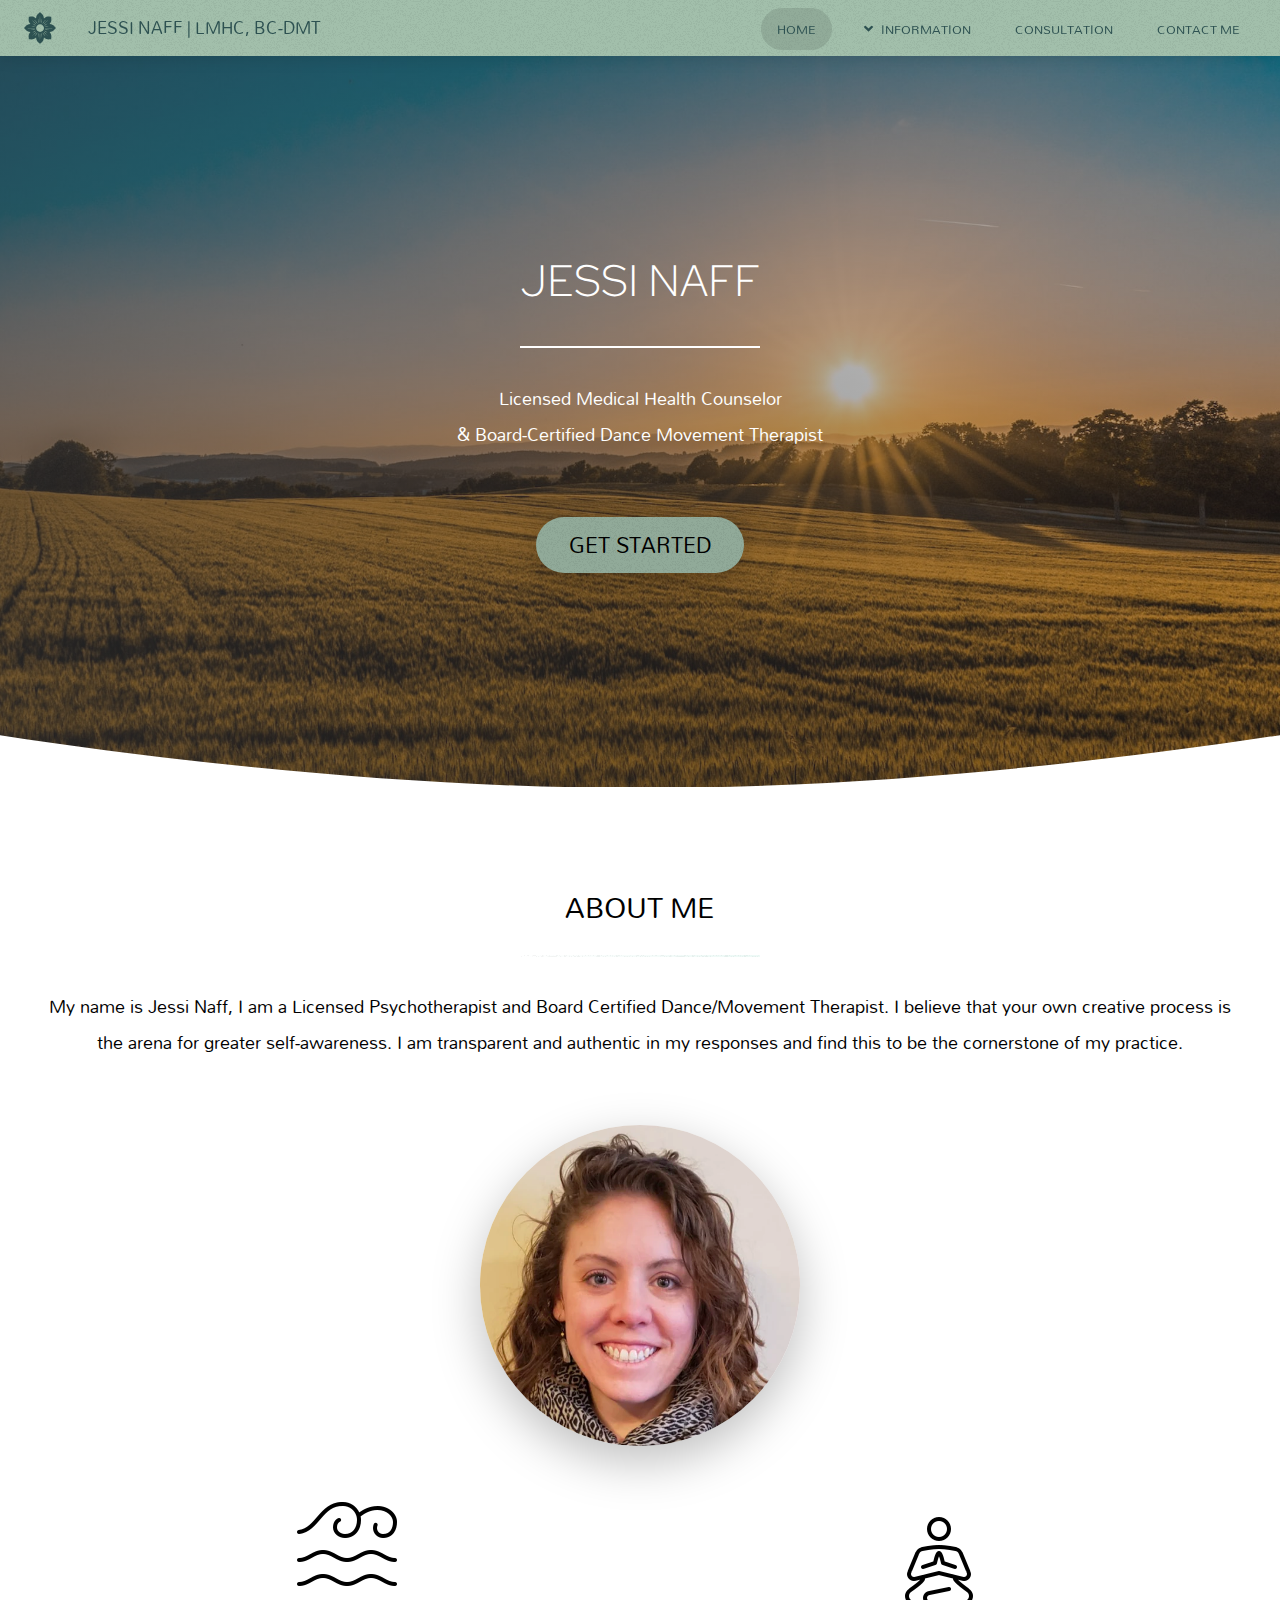
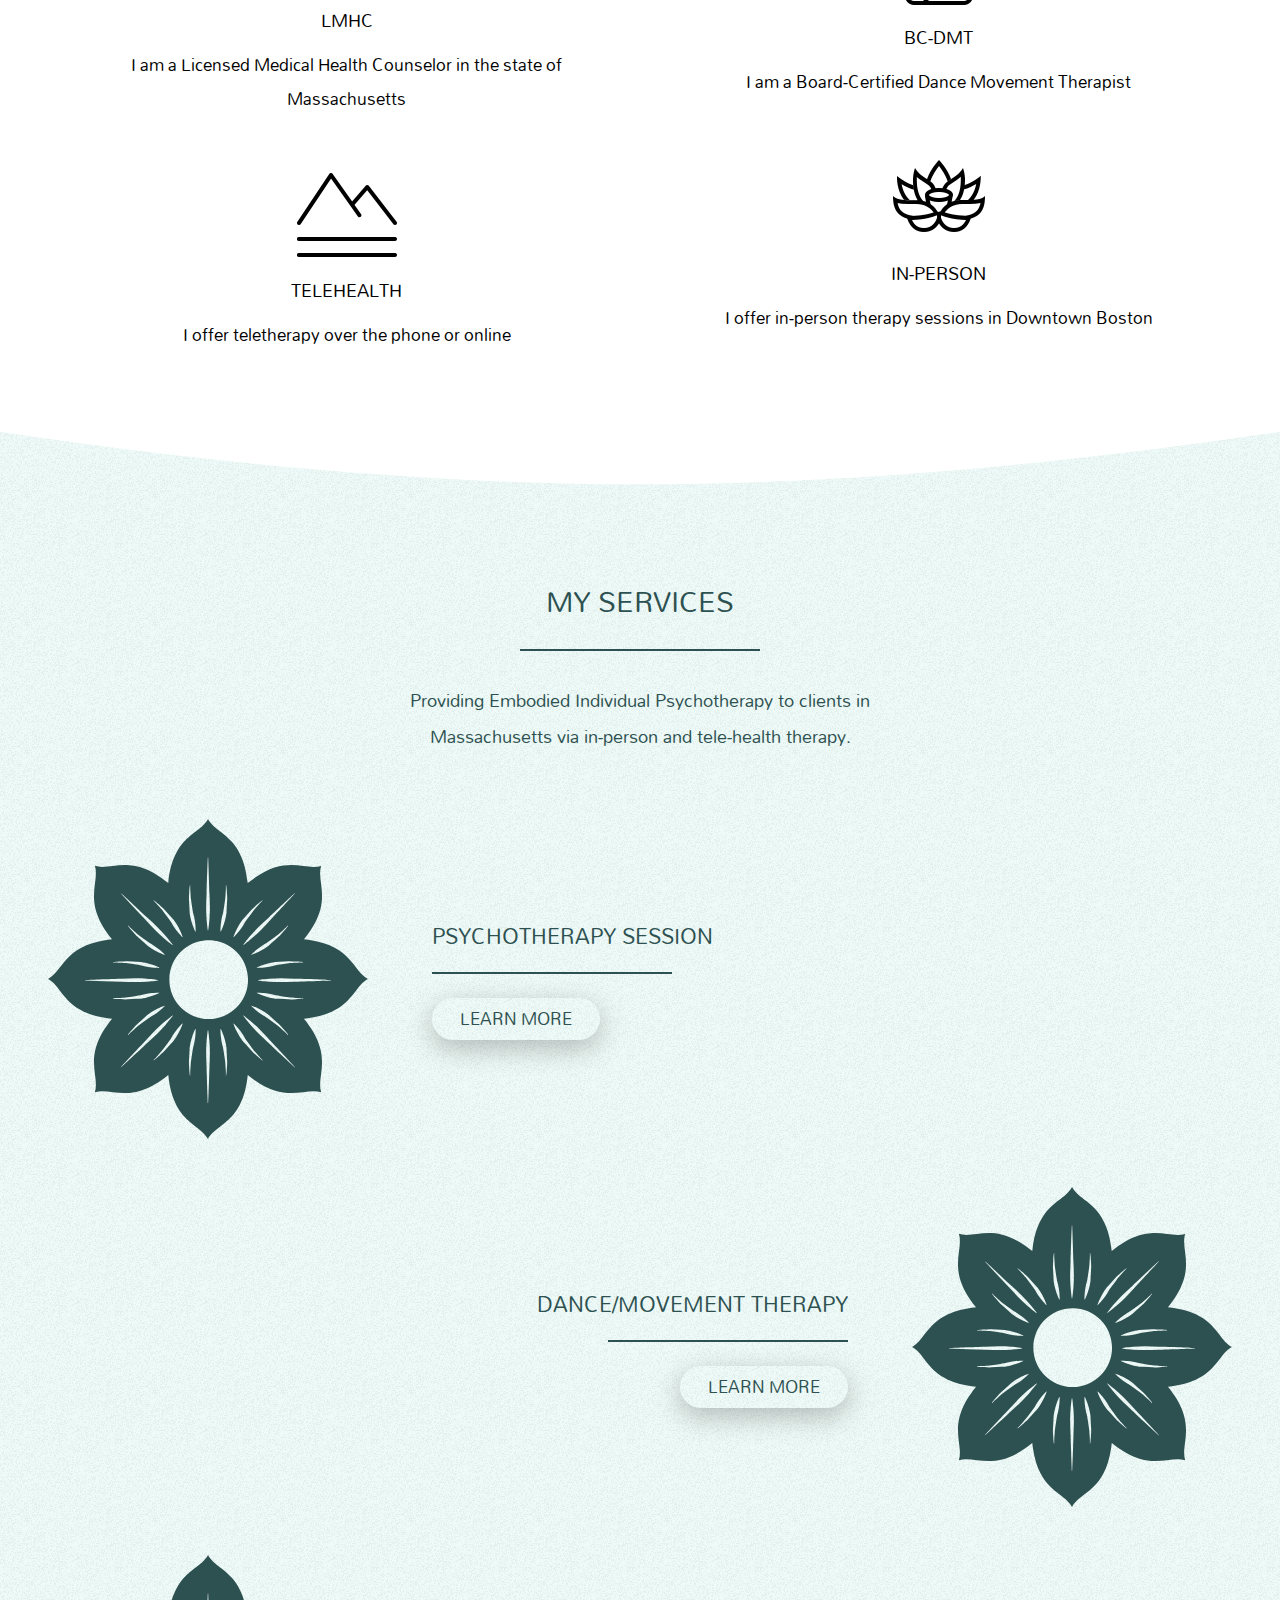
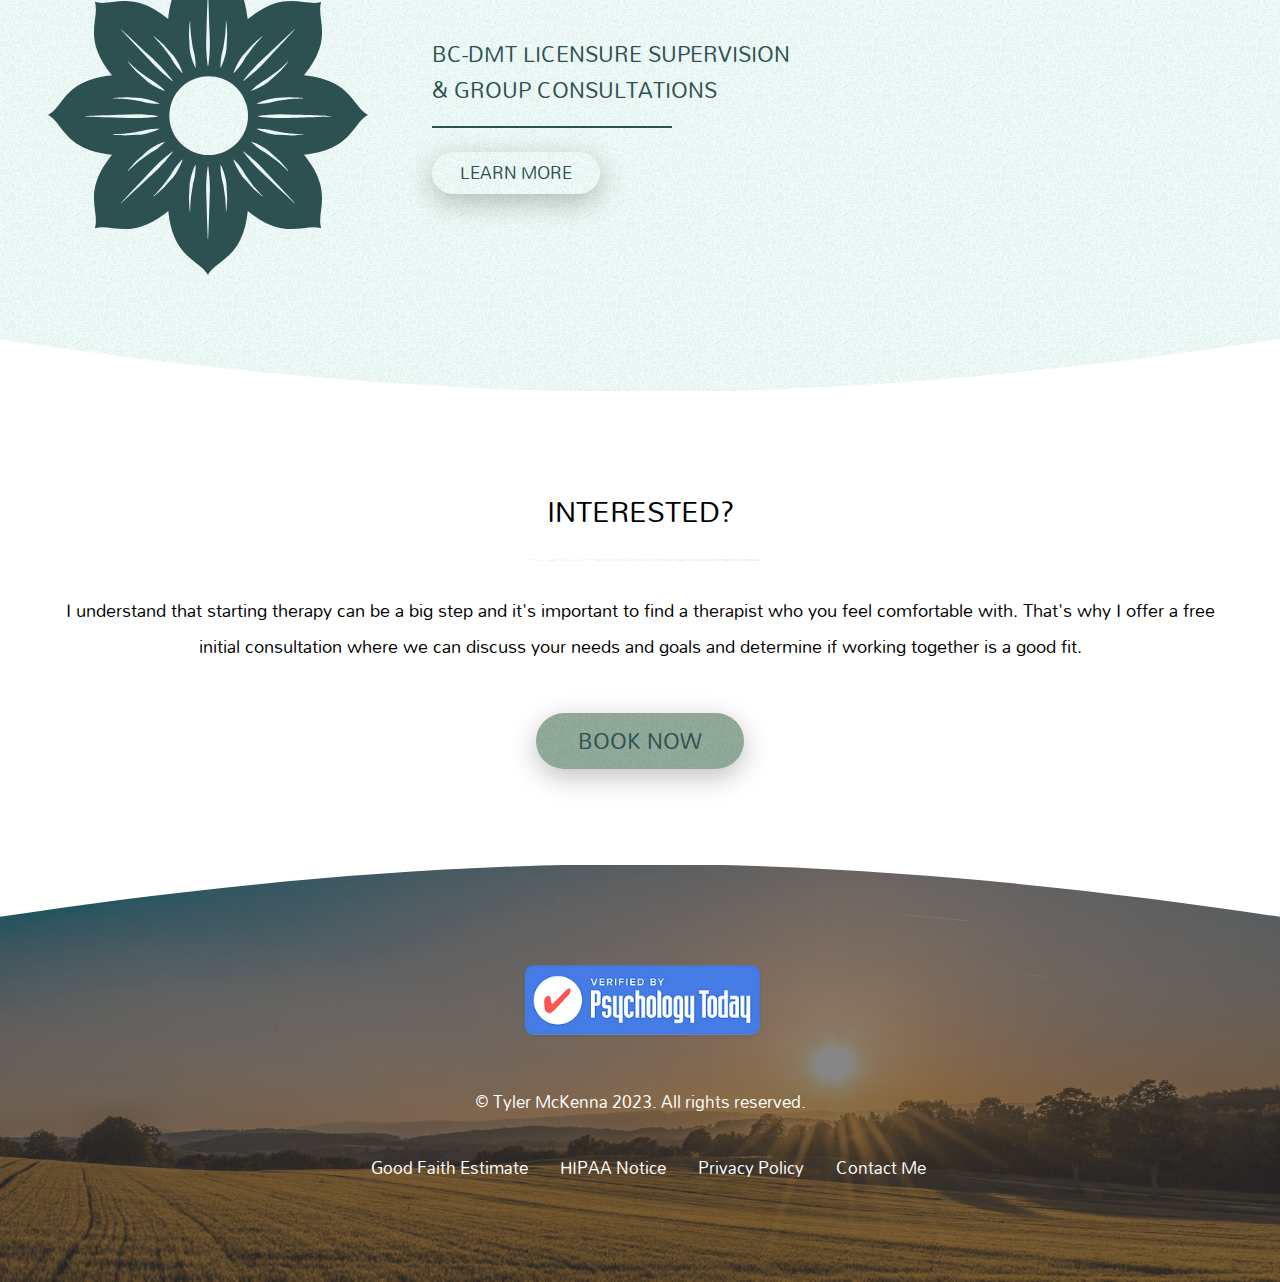
<file: index.html>
<!DOCTYPE html>
<!--
	Hyperbolic by Pixelarity
	pixelarity.com | hello@pixelarity.com
	License: pixelarity.com/license
-->
<html>
  <head>
    <title>Jessi Naff | LMHC, BC-DMT</title>
    <meta charset="utf-8" />
    <meta
      name="viewport"
      content="width=device-width, initial-scale=1, user-scalable=no"
    />
    <meta name="description" content="" />
    <meta name="keywords" content="" />
    <link rel="stylesheet" href="assets/css/main.css" />
    <link rel="icon" href="./images/icon2.png" />
  </head>
  <body class="is-preload">
    <!-- Wrapper -->
    <div id="wrapper">
      <!-- Header -->
      <section id="header" class="">
        <!-- Logo -->
        <a href="index.html" class="logo">
          <img class="header-icon" src="./assets/svg/icon.svg" />
          <strong>Jessi Naff | LMHC, BC-DMT</strong></a
        >
        <!-- Nav -->
        <nav id="nav">
          <ul>
            <li class="current"><a href="index.html">Home</a></li>
            <li>
              <a href="#" class="icon solid fa-angle-down">Information</a>
              <ul>
                <li>
                  <a href="#">Services</a>
                  <ul>
                    <li><a href="psychotherapy.html">Psychotherapy</a></li>
                    <li><a href="movement.html">Dance Movement</a></li>
                    <li>
                      <a href="licensure.html">Supervision/Consultation</a>
                    </li>
                  </ul>
                </li>
                <li><a href="faq.html">FAQ</a></li>
                <li><a href="insurance.html">Insurance</a></li>
                <li>
                  <a href="https://jessi-naff.clientsecure.me/" target="_blank"
                    >Existing Clients</a
                  >
                </li>
              </ul>
            </li>
            <li><a href="schedule.html">Consultation</a></li>
            <li><a href="contact.html">Contact Me</a></li>
          </ul>
        </nav>
      </section>

      <!-- Banner -->
      <section id="banner">
        <div class="content">
          <header class="major special">
            <!-- <img class="main-icon" src="assets/svg/main.svg" /> -->
            <h1 class="main-title">Jessi Naff</h1>
            <p>
              Licensed Medical Health Counselor<br />
              & Board-Certified Dance Movement Therapist
            </p>
          </header>
          <!-- <p>
            <em
              >"We are neurologically transformed by whatever we practice."</em
            >
          </p>
          <p>- Madeline Klyne</p> -->
          <ul class="actions special">
            <li>
              <a href="#first" class="button primary wide scrolly"
                >Get Started</a
              >
            </li>
          </ul>
        </div>
      </section>

      <!-- Section -->
      <section class="wrapper style1" id="first">
        <div class="inner">
          <header class="major special">
            <h2><strong>About Me</strong></h2>
            <p>
              My name is Jessi Naff, I am a Licensed Psychotherapist and Board
              Certified Dance/Movement Therapist. I believe that your own
              creative process is the arena for greater self-awareness. I am
              transparent and authentic in my responses and find this to be the
              cornerstone of my practice.
            </p>
          </header>
          <div class="features">
            <ul>
              <li class="about-me-items">
                <span><img src="images/water.png" /></span>
                <h3><strong>LMHC</strong></h3>
                <p>
                  I am a Licensed Medical Health Counselor in the state of
                  Massachusetts
                </p>
              </li>
              <li class="about-me-items">
                <span><img src="images/earth.png" alt="" /></span>
                <h3><strong>Telehealth</strong></h3>
                <p>I offer teletherapy over the phone or online</p>
              </li>
            </ul>
            <span class="image"
              ><img
                class="headshot"
                src="images/headshot.png"
                alt="Jessi's Headshot"
            /></span>
            <ul>
              <li class="about-me-items">
                <span><img src="images/meditation.png" alt="" /></span>
                <h3><strong>BC-DMT</strong></h3>
                <p>I am a Board-Certified Dance Movement Therapist</p>
              </li>
              <li class="about-me-items">
                <span><img src="images/lotus.png" alt="" /></span>
                <h3><strong>In-person</strong></h3>
                <p>I offer in-person therapy sessions in Downtown Boston</p>
              </li>
            </ul>
          </div>
        </div>
      </section>

      <!-- Section -->
      <section class="wrapper style2 alt">
        <div class="inner">
          <header class="major special">
            <h2>My Services</h2>
            <p>
              Providing Embodied Individual Psychotherapy to clients in <br />
              Massachusetts via in-person and tele-health therapy.
            </p>
          </header>
          <div class="spotlights">
            <section>
              <div class="image">
                <img src="./assets/svg/icon.svg" />
              </div>
              <div class="content">
                <header class="major">
                  <h3>Psychotherapy Session</h3>
                </header>
                <a href="psychotherapy.html" class="button primary small"
                  >Learn More</a
                >
              </div>
            </section>
            <section>
              <div class="image">
                <img src="./assets/svg/icon.svg" />
              </div>
              <div class="content">
                <header class="major">
                  <h3>Dance/Movement Therapy</h3>
                </header>
                <a href="movement.html" class="button primary small"
                  >Learn More</a
                >
              </div>
            </section>
            <section>
              <div class="image">
                <img src="./assets/svg/icon.svg" />
              </div>
              <div class="content">
                <header class="major">
                  <h3>
                    BC-DMT Licensure Supervision<br />
                    & Group Consultations
                  </h3>
                </header>
                <a href="licensure.html" class="button primary small"
                  >Learn More</a
                >
              </div>
            </section>
          </div>
        </div>
      </section>

      <!-- Section -->
      <section class="wrapper style1">
        <div class="inner">
          <header class="major special alt">
            <h2>Interested?</h2>
            <p>
              I understand that starting therapy can be a big step and it's
              important to find a therapist who you feel comfortable with.
              That's why I offer a free initial consultation where we can
              discuss your needs and goals and determine if working together is
              a good fit.
            </p>
          </header>
          <ul class="actions special">
            <li>
              <a href="schedule.html" class="button primary wide">Book Now</a>
            </li>
          </ul>
        </div>
      </section>

      <!-- Footer -->
      <section id="footer">
        <div class="row aln-center">
          <ul class="footer-icons">
            <li>
              <a
                href="https://www.psychologytoday.com/us/therapists/jessi-naff-boston-ma/808076?preview=1&return_to=https%3A%2F%2Fmember.psychologytoday.com%2Fus%2Fhome&_ga=2.241000512.2104790972.1675455153-1103909098.1675455153"
                target="_blank"
                ><img
                  class="footer-image"
                  src="./images/Psychology-Today-Verified.png"
                  alt="Psychology Today"
              /></a>
            </li>
            <!-- <li>
              <a href="#"
                ><img
                  class="footer-image den"
                  src="./images/therapyden-web-badge.png"
                  alt="Therapy Den"
              /></a>
            </li> -->

            <!-- <li>
              <a href="#"
                ><img
                  class="footer-image zen"
                  src="./images/therapist_turquoise.png"
                  alt="Zencare"
              /></a>
            </li> -->
          </ul>
        </div>
        <p class="copyright">&copy; Tyler McKenna 2023. All rights reserved.</p>
        <ul class="footer-icons">
          <a href="goodfaith.html">Good Faith Estimate</a>
          <a href="hipaa.html">HIPAA Notice</a>
          <a href="privacy.html">Privacy Policy</a>
          <a href="contact.html">Contact Me</a>
        </ul>
      </section>
    </div>

    <!-- Scripts -->
    <script src="assets/js/jquery.min.js"></script>
    <script src="assets/js/jquery.dropotron.min.js"></script>
    <script src="assets/js/jquery.scrollex.min.js"></script>
    <script src="assets/js/jquery.scrolly.min.js"></script>
    <script src="assets/js/browser.min.js"></script>
    <script src="assets/js/breakpoints.min.js"></script>
    <script src="assets/js/util.js"></script>
    <script src="assets/js/main.js"></script>
  </body>
</html>
</file>
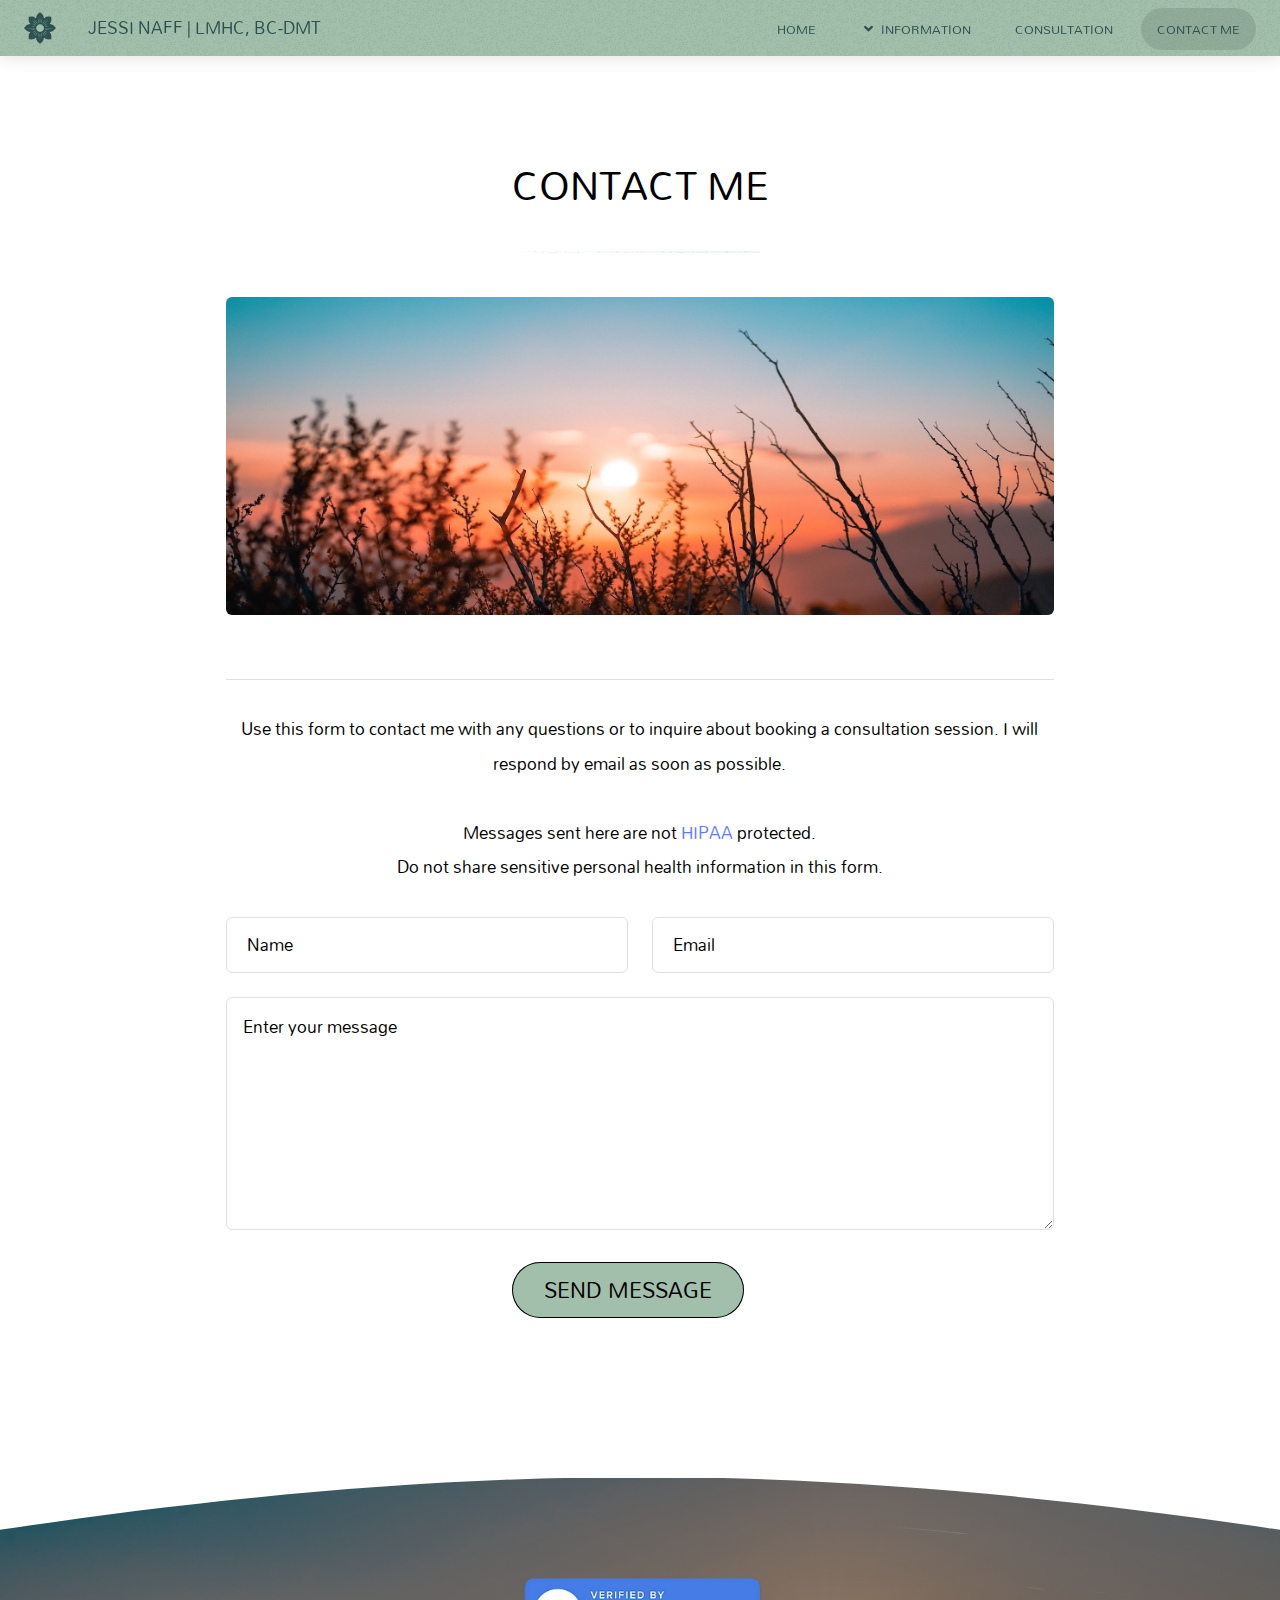
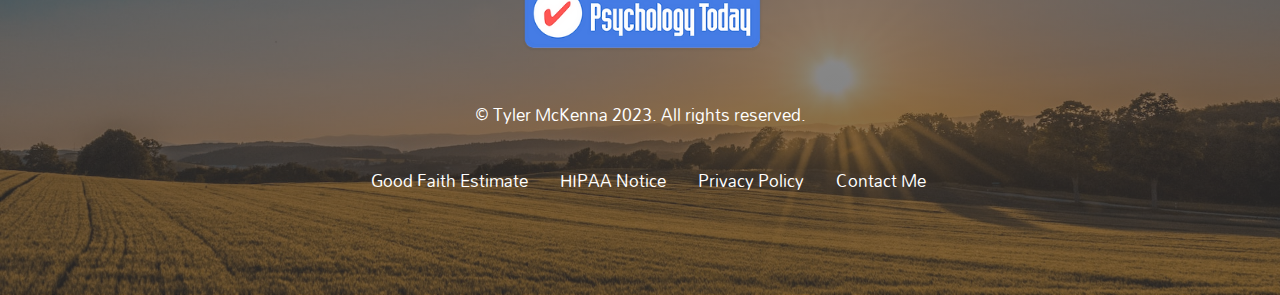
<file: contact.html>
<!DOCTYPE html>
<!--
	Hyperbolic by Pixelarity
	pixelarity.com | hello@pixelarity.com
	License: pixelarity.com/license
-->
<html>
  <head>
    <title>Contact Me</title>
    <meta charset="utf-8" />
    <meta
      name="viewport"
      content="width=device-width, initial-scale=1, user-scalable=no"
    />
    <meta name="description" content="" />
    <meta name="keywords" content="" />
    <link rel="stylesheet" href="assets/css/main.css" />
    <link rel="icon" href="./images/icon2.png" />
  </head>
  <body class="is-preload">
    <!-- Wrapper -->
    <div id="wrapper">
      <!-- Header -->
      <section id="header">
        <!-- Logo -->
        <img class="header-icon" src="./assets/svg/icon.svg" />
        <a href="index.html" class="logo"
          ><strong>Jessi Naff | LMHC, BC-DMT</strong></a
        >

        <!-- Nav -->
        <nav id="nav">
          <ul>
            <li><a href="index.html">Home</a></li>
            <li>
              <a href="#" class="icon solid fa-angle-down">Information</a>
              <ul>
                <li>
                  <a href="#">Services</a>
                  <ul>
                    <li><a href="psychotherapy.html">Psychotherapy</a></li>
                    <li><a href="movement.html">Dance Movement</a></li>
                    <li>
                      <a href="licensure.html">Supervision/Consultation</a>
                    </li>
                  </ul>
                </li>
                <li><a href="faq.html">FAQ</a></li>
                <li><a href="insurance.html">Insurance</a></li>
                <li>
                  <a href="https://jessi-naff.clientsecure.me/" target="_blank"
                    >Existing Clients</a
                  >
                </li>
              </ul>
            </li>
            <li><a href="schedule.html">Consultation</a></li>
            <li class="current"><a href="contact.html">Contact Me</a></li>
          </ul>
        </nav>
      </section>

      <!-- Section -->
      <section class="wrapper style1">
        <div class="inner">
          <header class="major special">
            <h1>Contact Me</h1>
          </header>
          <div class="faith-list">
            <div class="image fit"><img src="images/contact.jpg" alt="" /></div>
            <hr />
            <p class="text-center">
              Use this form to contact me with any questions or to inquire about
              booking a consultation session. I will respond by email as soon as
              possible.
              <br /><br />
              <strong
                >Messages sent here are not
                <a href="hipaa.html">HIPAA</a> protected.</strong
              ><br />
              Do not share sensitive personal health information in this form.
            </p>
            <form method="post" action="#" class="alt">
              <div class="row gtr-uniform">
                <div class="col-6 col-12-xsmall">
                  <input
                    type="text"
                    name="demo-name"
                    id="demo-name"
                    value=""
                    placeholder="Name"
                  />
                </div>
                <div class="col-6 col-12-xsmall">
                  <input
                    type="email"
                    name="demo-email"
                    id="demo-email"
                    value=""
                    placeholder="Email"
                  />
                </div>
                <!-- Break -->
                <div class="col-12">
                  <textarea
                    name="demo-message"
                    id="demo-message"
                    placeholder="Enter your message"
                    rows="6"
                  ></textarea>
                </div>
                <!-- Break -->
              </div>
              <div class="row aln-center">
                <ul class="actions">
                  <li class="sub-button">
                    <input type="submit" value="Send Message" />
                  </li>
                </ul>
              </div>
            </form>
          </div>
        </div>
      </section>

      <!-- Footer -->
      <section id="footer">
        <div class="row aln-center">
          <ul class="footer-icons">
            <li>
              <a
                href="https://www.psychologytoday.com/us/therapists/jessi-naff-boston-ma/808076?preview=1&return_to=https%3A%2F%2Fmember.psychologytoday.com%2Fus%2Fhome&_ga=2.241000512.2104790972.1675455153-1103909098.1675455153"
                target="_blank"
                ><img
                  class="footer-image"
                  src="./images/Psychology-Today-Verified.png"
                  alt="Psychology Today"
              /></a>
            </li>
            <!-- <li>
              <a href="#"
                ><img
                  class="footer-image den"
                  src="./images/therapyden-web-badge.png"
                  alt="Therapy Den"
              /></a>
            </li> -->
            <!-- <li>
              <a href="#"
                ><img
                  class="footer-image zen"
                  src="./images/therapist_turquoise.png"
                  alt="Zencare"
              /></a>
            </li> -->
          </ul>
        </div>
        <p class="copyright">&copy; Tyler McKenna 2023. All rights reserved.</p>
        <ul class="footer-icons">
          <a href="goodfaith.html">Good Faith Estimate</a>
          <a href="hipaa.html">HIPAA Notice</a>
          <a href="privacy.html">Privacy Policy</a>
          <a href="contact.html">Contact Me</a>
        </ul>
      </section>
    </div>

    <!-- Scripts -->
    <script src="assets/js/jquery.min.js"></script>
    <script src="assets/js/jquery.dropotron.min.js"></script>
    <script src="assets/js/jquery.scrollex.min.js"></script>
    <script src="assets/js/jquery.scrolly.min.js"></script>
    <script src="assets/js/browser.min.js"></script>
    <script src="assets/js/breakpoints.min.js"></script>
    <script src="assets/js/util.js"></script>
    <script src="assets/js/main.js"></script>
  </body>
</html>
</file>
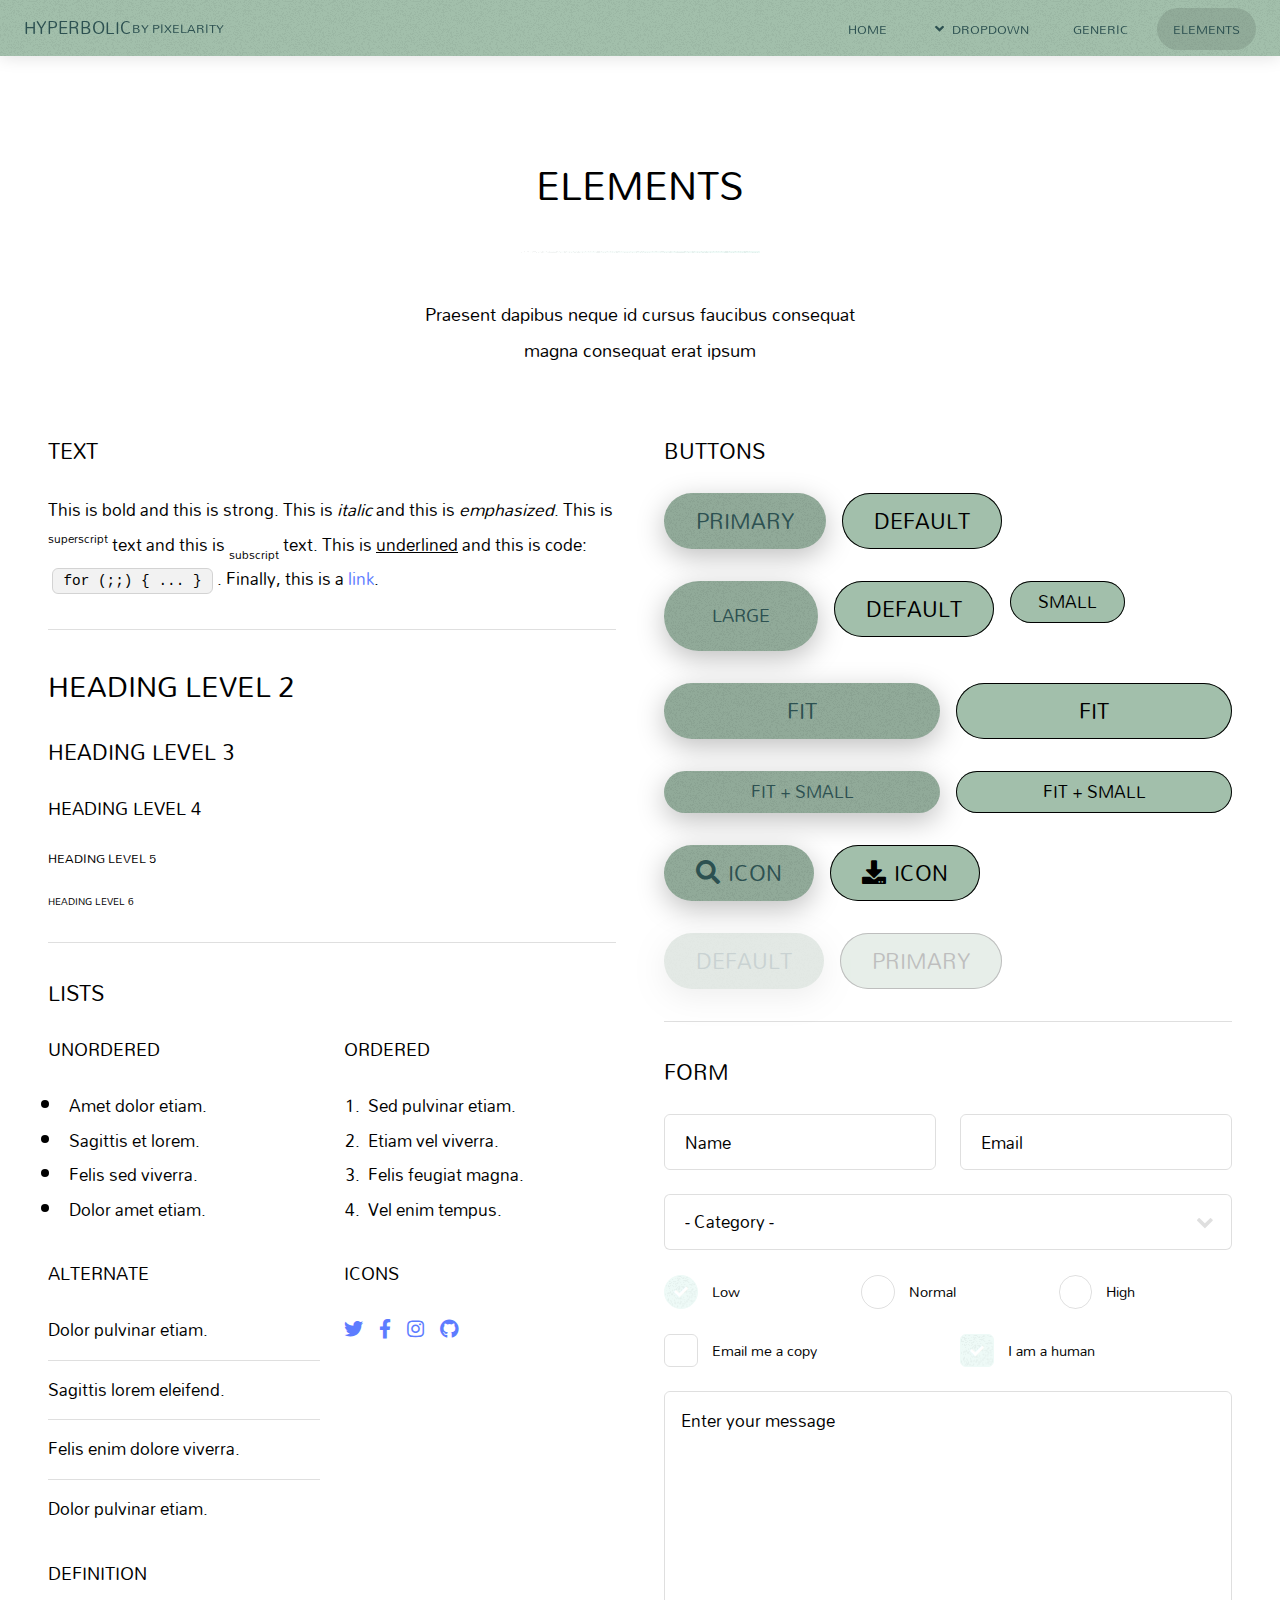
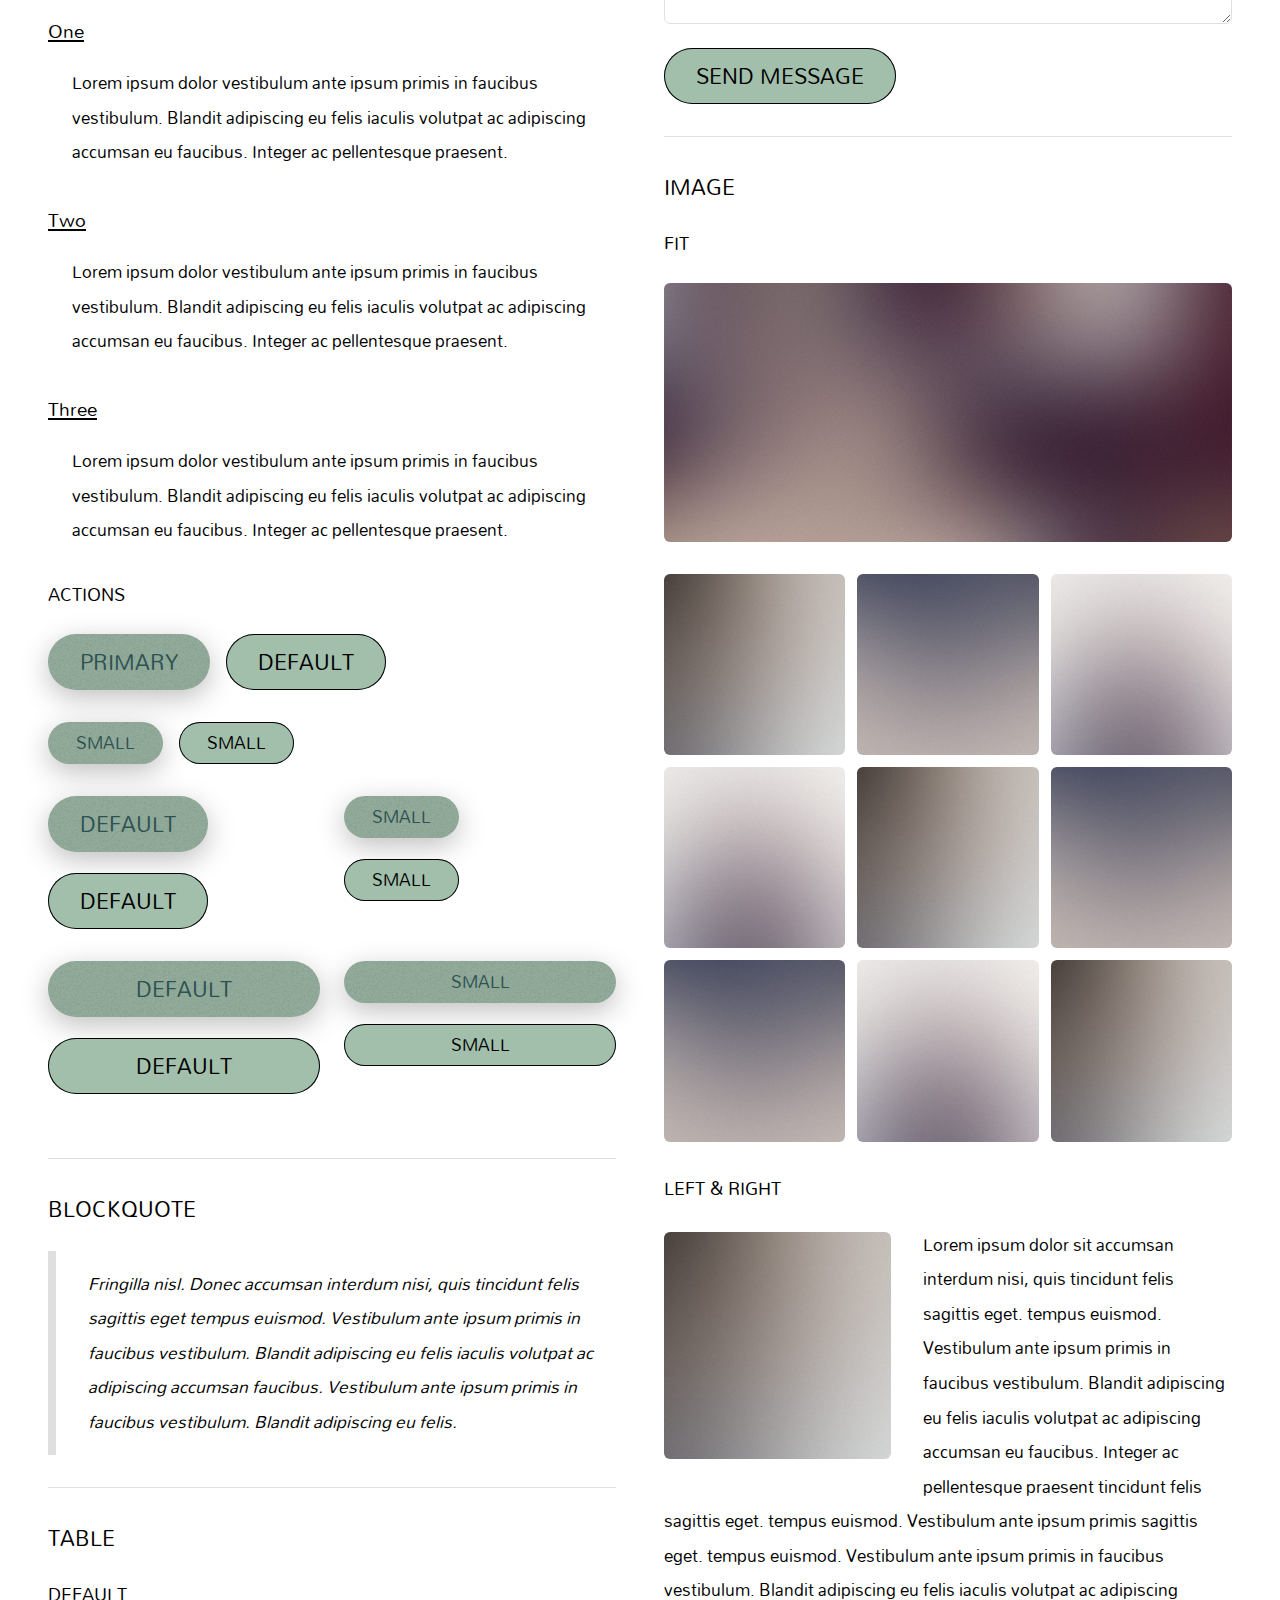
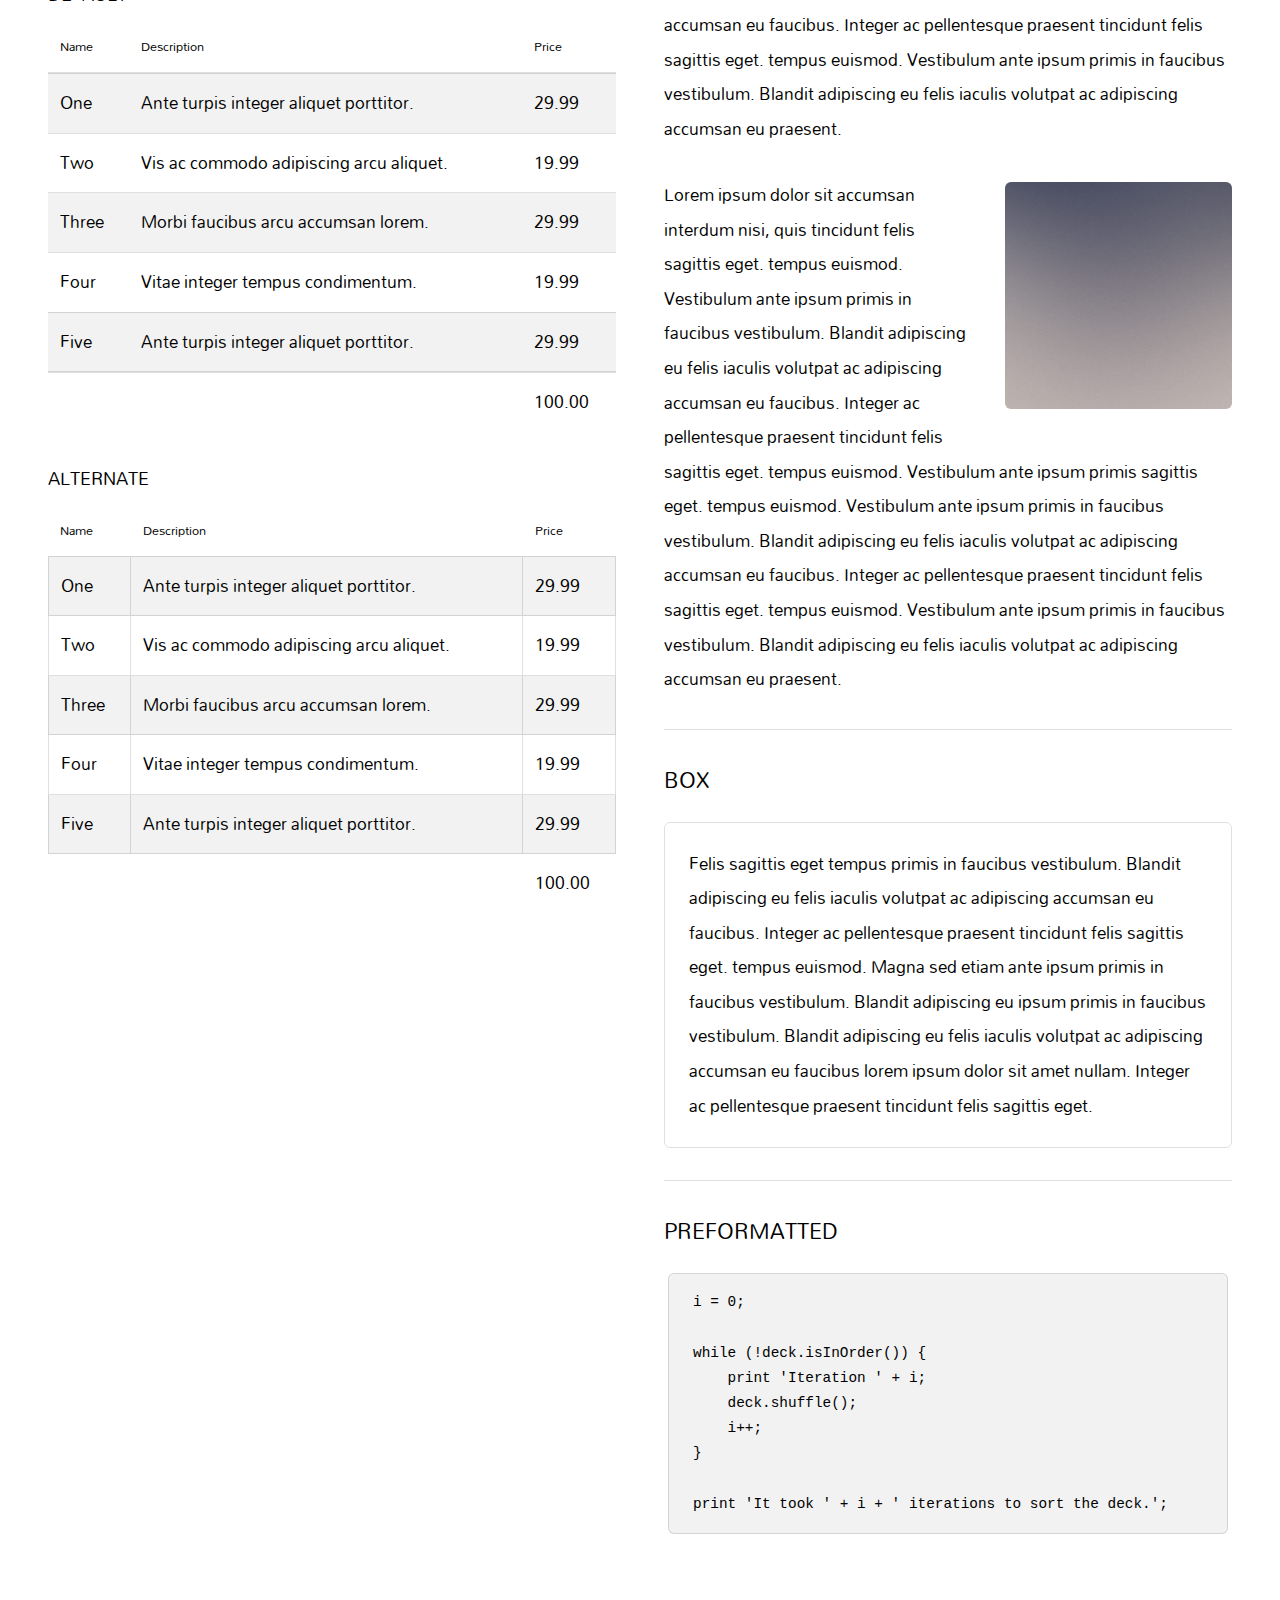
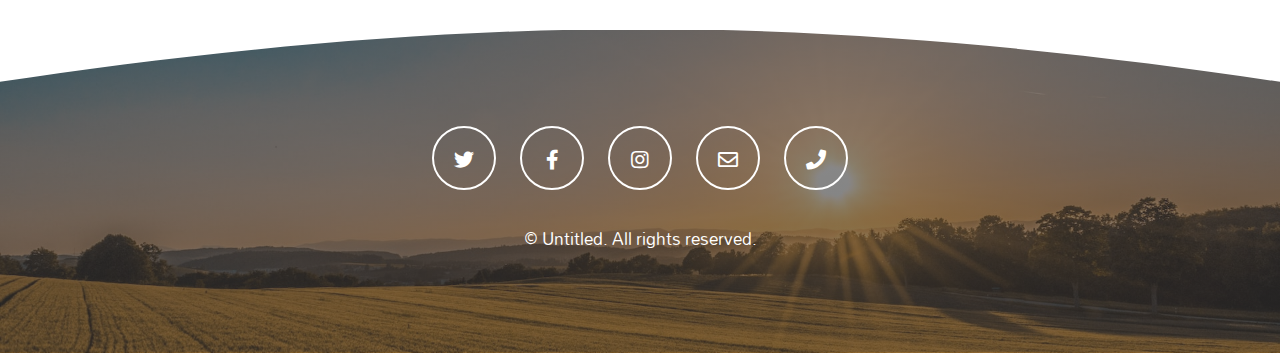
<file: elements.html>
<!DOCTYPE HTML>
<!--
	Hyperbolic by Pixelarity
	pixelarity.com | hello@pixelarity.com
	License: pixelarity.com/license
-->
<html>
	<head>
		<title>Untitled</title>
		<meta charset="utf-8" />
		<meta name="viewport" content="width=device-width, initial-scale=1, user-scalable=no" />
		<meta name="description" content="" />
		<meta name="keywords" content="" />
		<link rel="stylesheet" href="assets/css/main.css" />
	</head>
	<body class="is-preload">

		<!-- Wrapper -->
			<div id="wrapper">

				<!-- Header -->
					<section id="header">

						<!-- Logo -->
							<a href="index.html" class="logo"><strong>Hyperbolic</strong> by Pixelarity</a>

						<!-- Nav -->
							<nav id="nav">
								<ul>
									<li><a href="index.html">Home</a></li>
									<li>
										<a href="#" class="icon solid fa-angle-down">Dropdown</a>
										<ul>
											<li><a href="#">Option One</a></li>
											<li><a href="#">Option Two</a></li>
											<li><a href="#">Option Three</a></li>
											<li>
												<a href="#">Submenu</a>
												<ul>
													<li><a href="#">Option One</a></li>
													<li><a href="#">Option Two</a></li>
													<li><a href="#">Option Three</a></li>
													<li><a href="#">Option Four</a></li>
												</ul>
											</li>
										</ul>
									</li>
									<li><a href="generic.html">Generic</a></li>
									<li class="current"><a href="elements.html">Elements</a></li>
								</ul>
							</nav>

					</section>

				<!-- Section -->
					<section class="wrapper style1">
						<div class="inner">
							<header class="major special">
								<h1>Elements</h1>
								<p>Praesent dapibus neque id cursus faucibus consequat<br />
								magna consequat erat ipsum</p>
							</header>

							<div class="row gtr-200">
								<div class="col-6 col-12-medium">

									<!-- Text stuff -->
										<h3>Text</h3>
										<p>This is <b>bold</b> and this is <strong>strong</strong>. This is <i>italic</i> and this is <em>emphasized</em>.
										This is <sup>superscript</sup> text and this is <sub>subscript</sub> text.
										This is <u>underlined</u> and this is code: <code>for (;;) { ... }</code>.
										Finally, this is a <a href="#">link</a>.</p>
										<hr />
										<h2>Heading Level 2</h2>
										<h3>Heading Level 3</h3>
										<h4>Heading Level 4</h4>
										<h5>Heading Level 5</h5>
										<h6>Heading Level 6</h6>

										<hr />

									<!-- Lists -->
										<h3>Lists</h3>
										<div class="row">
											<div class="col-6 col-12-small">

												<h4>Unordered</h4>
												<ul>
													<li>Amet dolor etiam.</li>
													<li>Sagittis et lorem.</li>
													<li>Felis sed viverra.</li>
													<li>Dolor amet etiam.</li>
												</ul>

												<h4>Alternate</h4>
												<ul class="alt">
													<li>Dolor pulvinar etiam.</li>
													<li>Sagittis lorem eleifend.</li>
													<li>Felis enim dolore viverra.</li>
													<li>Dolor pulvinar etiam.</li>
												</ul>

											</div>
											<div class="col-6 col-12-small">

												<h4>Ordered</h4>
												<ol>
													<li>Sed pulvinar etiam.</li>
													<li>Etiam vel viverra.</li>
													<li>Felis feugiat magna.</li>
													<li>Vel enim tempus.</li>
												</ol>

												<h4>Icons</h4>
												<ul class="icons">
													<li><a href="#" class="icon brands fa-twitter"><span class="label">Twitter</span></a></li>
													<li><a href="#" class="icon brands fa-facebook-f"><span class="label">Facebook</span></a></li>
													<li><a href="#" class="icon brands fa-instagram"><span class="label">Instagram</span></a></li>
													<li><a href="#" class="icon brands fa-github"><span class="label">Github</span></a></li>
												</ul>

											</div>
										</div>
										<h4>Definition</h4>
										<dl>
											<dt>One</dt>
											<dd>
												<p>Lorem ipsum dolor vestibulum ante ipsum primis in faucibus vestibulum. Blandit adipiscing eu felis iaculis volutpat ac adipiscing accumsan eu faucibus. Integer ac pellentesque praesent.</p>
											</dd>
											<dt>Two</dt>
											<dd>
												<p>Lorem ipsum dolor vestibulum ante ipsum primis in faucibus vestibulum. Blandit adipiscing eu felis iaculis volutpat ac adipiscing accumsan eu faucibus. Integer ac pellentesque praesent.</p>
											</dd>
											<dt>Three</dt>
											<dd>
												<p>Lorem ipsum dolor vestibulum ante ipsum primis in faucibus vestibulum. Blandit adipiscing eu felis iaculis volutpat ac adipiscing accumsan eu faucibus. Integer ac pellentesque praesent.</p>
											</dd>
										</dl>

										<h4>Actions</h4>
										<ul class="actions">
											<li><a href="#" class="button primary">Primary</a></li>
											<li><a href="#" class="button">Default</a></li>
										</ul>
										<ul class="actions small">
											<li><a href="#" class="button primary small">Small</a></li>
											<li><a href="#" class="button small">Small</a></li>
										</ul>
										<div class="row">
											<div class="col-6 col-12-small">
												<ul class="actions stacked">
													<li><a href="#" class="button primary">Default</a></li>
													<li><a href="#" class="button">Default</a></li>
												</ul>
											</div>
											<div class="col-6 col-12-small">
												<ul class="actions stacked">
													<li><a href="#" class="button primary small">Small</a></li>
													<li><a href="#" class="button small">Small</a></li>
												</ul>
											</div>
										</div>
										<div class="row">
											<div class="col-6 col-12-small">
												<ul class="actions stacked">
													<li><a href="#" class="button primary fit">Default</a></li>
													<li><a href="#" class="button fit">Default</a></li>
												</ul>
											</div>
											<div class="col-6 col-12-small">
												<ul class="actions stacked">
													<li><a href="#" class="button primary small fit">Small</a></li>
													<li><a href="#" class="button small fit">Small</a></li>
												</ul>
											</div>
										</div>

										<hr />

									<!-- Blockquote -->
										<h3>Blockquote</h3>
										<blockquote>Fringilla nisl. Donec accumsan interdum nisi, quis tincidunt felis sagittis eget tempus euismod. Vestibulum ante ipsum primis in faucibus vestibulum. Blandit adipiscing eu felis iaculis volutpat ac adipiscing accumsan faucibus. Vestibulum ante ipsum primis in faucibus vestibulum. Blandit adipiscing eu felis.</blockquote>

										<hr />

									<!-- Table -->
										<h3>Table</h3>

										<h4>Default</h4>
										<div class="table-wrapper">
											<table>
												<thead>
													<tr>
														<th>Name</th>
														<th>Description</th>
														<th>Price</th>
													</tr>
												</thead>
												<tbody>
													<tr>
														<td>One</td>
														<td>Ante turpis integer aliquet porttitor.</td>
														<td>29.99</td>
													</tr>
													<tr>
														<td>Two</td>
														<td>Vis ac commodo adipiscing arcu aliquet.</td>
														<td>19.99</td>
													</tr>
													<tr>
														<td>Three</td>
														<td> Morbi faucibus arcu accumsan lorem.</td>
														<td>29.99</td>
													</tr>
													<tr>
														<td>Four</td>
														<td>Vitae integer tempus condimentum.</td>
														<td>19.99</td>
													</tr>
													<tr>
														<td>Five</td>
														<td>Ante turpis integer aliquet porttitor.</td>
														<td>29.99</td>
													</tr>
												</tbody>
												<tfoot>
													<tr>
														<td colspan="2"></td>
														<td>100.00</td>
													</tr>
												</tfoot>
											</table>
										</div>

										<h4>Alternate</h4>
										<div class="table-wrapper">
											<table class="alt">
												<thead>
													<tr>
														<th>Name</th>
														<th>Description</th>
														<th>Price</th>
													</tr>
												</thead>
												<tbody>
													<tr>
														<td>One</td>
														<td>Ante turpis integer aliquet porttitor.</td>
														<td>29.99</td>
													</tr>
													<tr>
														<td>Two</td>
														<td>Vis ac commodo adipiscing arcu aliquet.</td>
														<td>19.99</td>
													</tr>
													<tr>
														<td>Three</td>
														<td>Morbi faucibus arcu accumsan lorem.</td>
														<td>29.99</td>
													</tr>
													<tr>
														<td>Four</td>
														<td>Vitae integer tempus condimentum.</td>
														<td>19.99</td>
													</tr>
													<tr>
														<td>Five</td>
														<td>Ante turpis integer aliquet porttitor.</td>
														<td>29.99</td>
													</tr>
												</tbody>
												<tfoot>
													<tr>
														<td colspan="2"></td>
														<td>100.00</td>
													</tr>
												</tfoot>
											</table>
										</div>

								</div>
								<div class="col-6 col-12-medium">

									<!-- Buttons -->
										<h3>Buttons</h3>
										<ul class="actions">
											<li><a href="#" class="button primary">Primary</a></li>
											<li><a href="#" class="button">Default</a></li>
										</ul>
										<ul class="actions">
											<li><a href="#" class="button primary large">Large</a></li>
											<li><a href="#" class="button">Default</a></li>
											<li><a href="#" class="button small">Small</a></li>
										</ul>
										<ul class="actions fit">
											<li><a href="#" class="button primary fit">Fit</a></li>
											<li><a href="#" class="button fit">Fit</a></li>
										</ul>
										<ul class="actions fit small">
											<li><a href="#" class="button primary fit small">Fit + Small</a></li>
											<li><a href="#" class="button fit small">Fit + Small</a></li>
										</ul>
										<ul class="actions">
											<li><a href="#" class="button primary icon solid fa-search">Icon</a></li>
											<li><a href="#" class="button icon solid fa-download">Icon</a></li>
										</ul>
										<ul class="actions">
											<li><span class="button primary disabled">Default</span></li>
											<li><span class="button disabled">Primary</span></li>
										</ul>

										<hr />

									<!-- Form -->
										<h3>Form</h3>

										<form method="post" action="#" class="alt">
											<div class="row gtr-uniform">
												<div class="col-6 col-12-xsmall">
													<input type="text" name="demo-name" id="demo-name" value="" placeholder="Name" />
												</div>
												<div class="col-6 col-12-xsmall">
													<input type="email" name="demo-email" id="demo-email" value="" placeholder="Email" />
												</div>
												<!-- Break -->
												<div class="col-12">
													<select name="demo-category" id="demo-category">
														<option value="">- Category -</option>
														<option value="1">Manufacturing</option>
														<option value="1">Shipping</option>
														<option value="1">Administration</option>
														<option value="1">Human Resources</option>
													</select>
												</div>
												<!-- Break -->
												<div class="col-4 col-12-small">
													<input type="radio" id="demo-priority-low" name="demo-priority" checked>
													<label for="demo-priority-low">Low</label>
												</div>
												<div class="col-4 col-12-small">
													<input type="radio" id="demo-priority-normal" name="demo-priority">
													<label for="demo-priority-normal">Normal</label>
												</div>
												<div class="col-4 col-12-small">
													<input type="radio" id="demo-priority-high" name="demo-priority">
													<label for="demo-priority-high">High</label>
												</div>
												<!-- Break -->
												<div class="col-6 col-12-small">
													<input type="checkbox" id="demo-copy" name="demo-copy">
													<label for="demo-copy">Email me a copy</label>
												</div>
												<div class="col-6 col-12-small">
													<input type="checkbox" id="demo-human" name="demo-human" checked>
													<label for="demo-human">I am a human</label>
												</div>
												<!-- Break -->
												<div class="col-12">
													<textarea name="demo-message" id="demo-message" placeholder="Enter your message" rows="6"></textarea>
												</div>
												<!-- Break -->
												<div class="col-12">
													<ul class="actions">
														<li><input type="submit" value="Send Message" /></li>
													</ul>
												</div>
											</div>
										</form>

										<hr />

									<!-- Image -->
										<h3>Image</h3>

										<h4>Fit</h4>
										<span class="image fit"><img src="images/pic04.jpg" alt="" /></span>
										<div class="box alt">
											<div class="row gtr-50 gtr-uniform">
												<div class="col-4"><span class="image fit"><img src="images/pic01.jpg" alt="" /></span></div>
												<div class="col-4"><span class="image fit"><img src="images/pic02.jpg" alt="" /></span></div>
												<div class="col-4"><span class="image fit"><img src="images/pic03.jpg" alt="" /></span></div>
												<!-- Break -->
												<div class="col-4"><span class="image fit"><img src="images/pic03.jpg" alt="" /></span></div>
												<div class="col-4"><span class="image fit"><img src="images/pic01.jpg" alt="" /></span></div>
												<div class="col-4"><span class="image fit"><img src="images/pic02.jpg" alt="" /></span></div>
												<!-- Break -->
												<div class="col-4"><span class="image fit"><img src="images/pic02.jpg" alt="" /></span></div>
												<div class="col-4"><span class="image fit"><img src="images/pic03.jpg" alt="" /></span></div>
												<div class="col-4"><span class="image fit"><img src="images/pic01.jpg" alt="" /></span></div>
											</div>
										</div>

										<h4>Left &amp; Right</h4>
										<p><span class="image left"><img src="images/pic01.jpg" alt="" /></span>Lorem ipsum dolor sit accumsan interdum nisi, quis tincidunt felis sagittis eget. tempus euismod. Vestibulum ante ipsum primis in faucibus vestibulum. Blandit adipiscing eu felis iaculis volutpat ac adipiscing accumsan eu faucibus. Integer ac pellentesque praesent tincidunt felis sagittis eget. tempus euismod. Vestibulum ante ipsum primis sagittis eget. tempus euismod. Vestibulum ante ipsum primis in faucibus vestibulum. Blandit adipiscing eu felis iaculis volutpat ac adipiscing accumsan eu faucibus. Integer ac pellentesque praesent tincidunt felis sagittis eget. tempus euismod. Vestibulum ante ipsum primis in faucibus vestibulum. Blandit adipiscing eu felis iaculis volutpat ac adipiscing accumsan eu praesent.</p>
										<p><span class="image right"><img src="images/pic02.jpg" alt="" /></span>Lorem ipsum dolor sit accumsan interdum nisi, quis tincidunt felis sagittis eget. tempus euismod. Vestibulum ante ipsum primis in faucibus vestibulum. Blandit adipiscing eu felis iaculis volutpat ac adipiscing accumsan eu faucibus. Integer ac pellentesque praesent tincidunt felis sagittis eget. tempus euismod. Vestibulum ante ipsum primis sagittis eget. tempus euismod. Vestibulum ante ipsum primis in faucibus vestibulum. Blandit adipiscing eu felis iaculis volutpat ac adipiscing accumsan eu faucibus. Integer ac pellentesque praesent tincidunt felis sagittis eget. tempus euismod. Vestibulum ante ipsum primis in faucibus vestibulum. Blandit adipiscing eu felis iaculis volutpat ac adipiscing accumsan eu praesent.</p>

										<hr />

									<!-- Box -->
										<h3>Box</h3>
										<div class="box">
											<p>Felis sagittis eget tempus primis in faucibus vestibulum. Blandit adipiscing eu felis iaculis volutpat ac adipiscing accumsan eu faucibus. Integer ac pellentesque praesent tincidunt felis sagittis eget. tempus euismod. Magna sed etiam ante ipsum primis in faucibus vestibulum. Blandit adipiscing eu ipsum primis in faucibus vestibulum. Blandit adipiscing eu felis iaculis volutpat ac adipiscing accumsan eu faucibus lorem ipsum dolor sit amet nullam. Integer ac pellentesque praesent tincidunt felis sagittis eget.</p>
										</div>

										<hr />

									<!-- Preformatted Code -->
										<h3>Preformatted</h3>
										<pre><code>i = 0;

while (!deck.isInOrder()) {
    print 'Iteration ' + i;
    deck.shuffle();
    i++;
}

print 'It took ' + i + ' iterations to sort the deck.';
</code></pre>
								</div>
							</div>

						</div>
					</section>

				<!-- Footer -->
					<section id="footer">
						<ul class="icons">
							<li><a href="#" class="icon alt brands fa-twitter"><span class="label">Twitter</span></a></li>
							<li><a href="#" class="icon alt brands fa-facebook-f"><span class="label">Facebook</span></a></li>
							<li><a href="#" class="icon alt brands fa-instagram"><span class="label">Instagram</span></a></li>
							<li><a href="#" class="icon alt fa-envelope"><span class="label">Email</span></a></li>
							<li><a href="#" class="icon alt solid fa-phone"><span class="label">Phone</span></a></li>
						</ul>
						<p class="copyright">
							&copy; Untitled. All rights reserved.
						</p>
					</section>

			</div>

		<!-- Scripts -->
			<script src="assets/js/jquery.min.js"></script>
			<script src="assets/js/jquery.dropotron.min.js"></script>
			<script src="assets/js/jquery.scrollex.min.js"></script>
			<script src="assets/js/jquery.scrolly.min.js"></script>
			<script src="assets/js/browser.min.js"></script>
			<script src="assets/js/breakpoints.min.js"></script>
			<script src="assets/js/util.js"></script>
			<script src="assets/js/main.js"></script>

	</body>
</html>
</file>
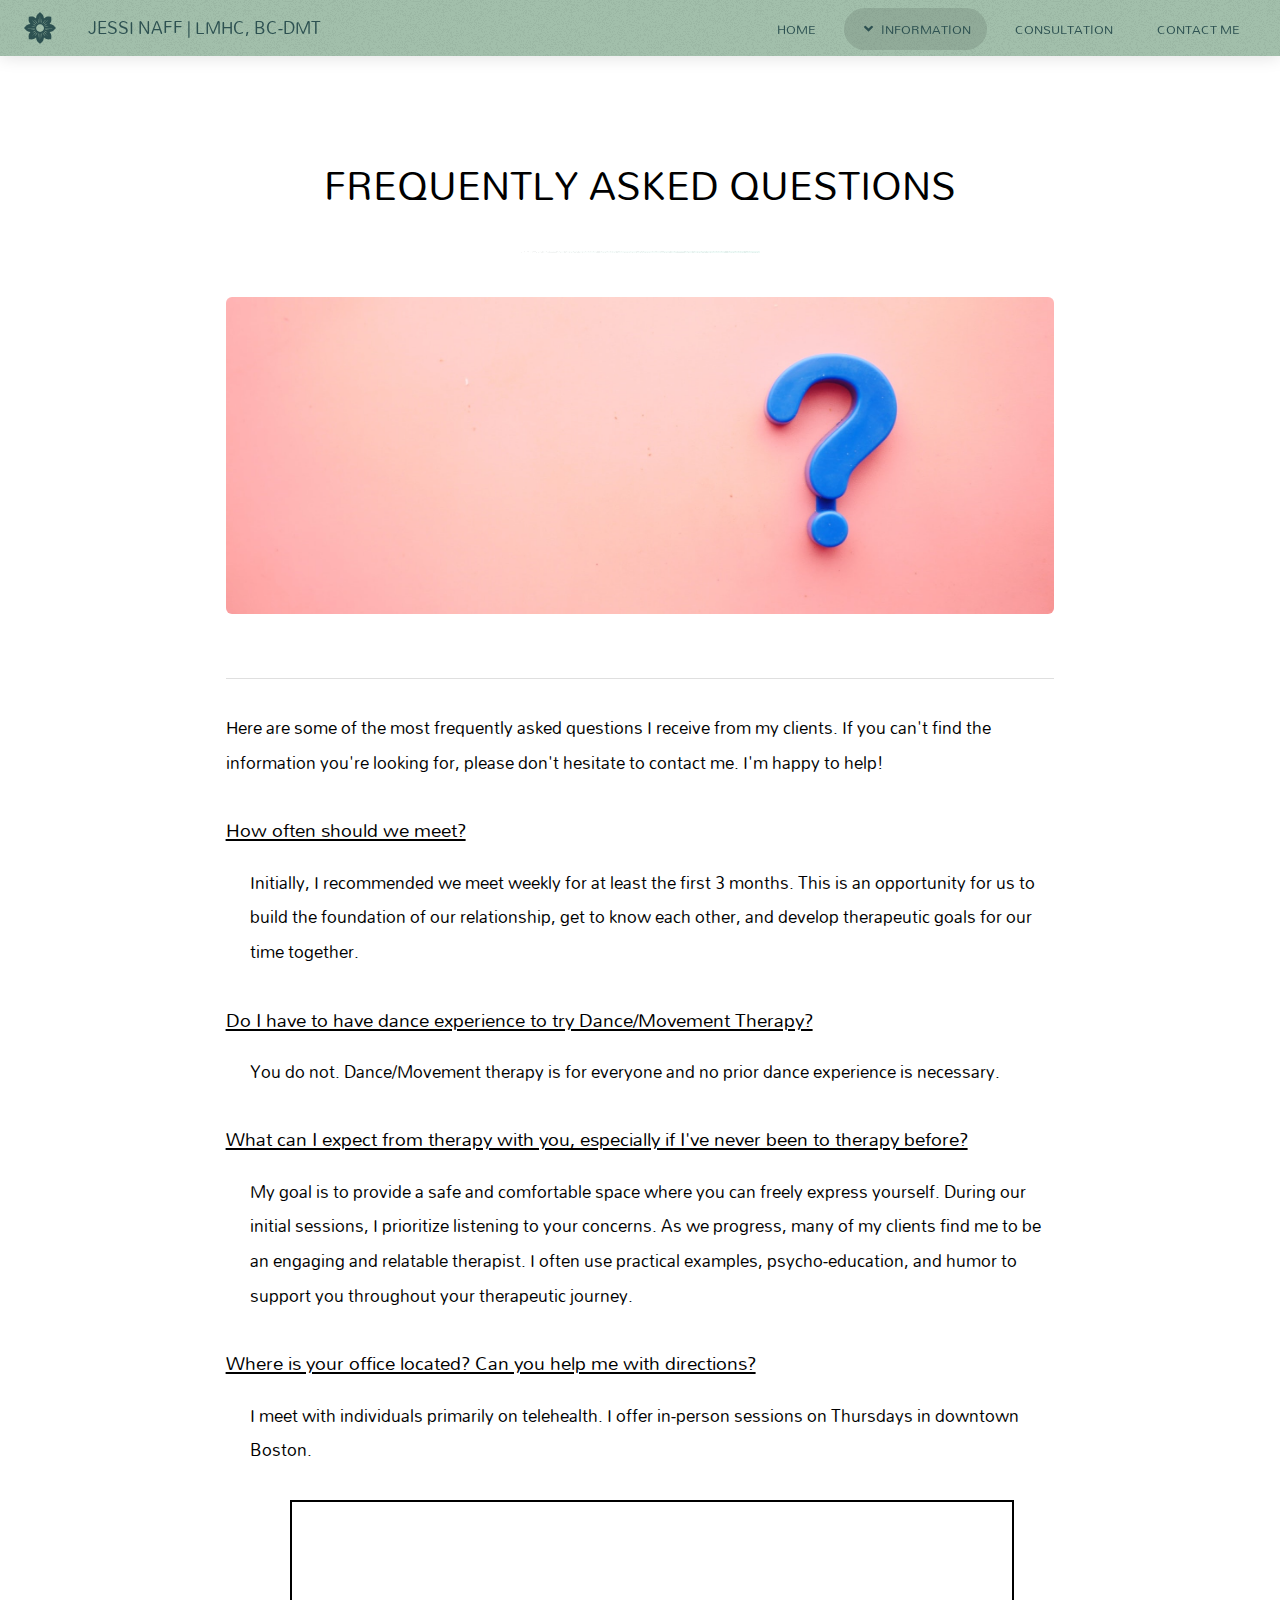
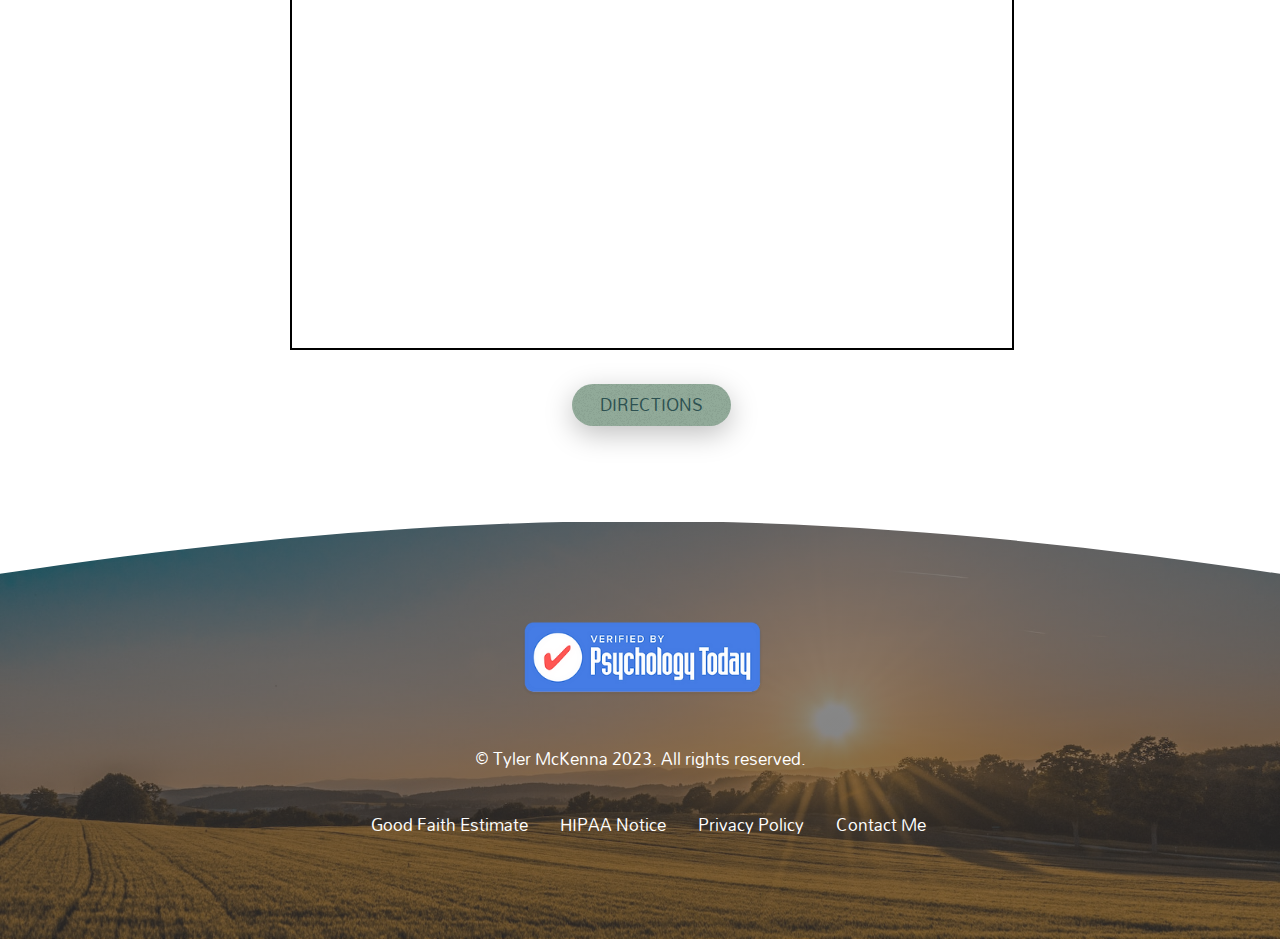
<file: faq.html>
<!DOCTYPE html>
<!--
	Hyperbolic by Pixelarity
	pixelarity.com | hello@pixelarity.com
	License: pixelarity.com/license
-->
<html>
  <head>
    <title>FAQ</title>
    <meta charset="utf-8" />
    <meta
      name="viewport"
      content="width=device-width, initial-scale=1, user-scalable=no"
    />
    <meta name="description" content="" />
    <meta name="keywords" content="" />
    <link rel="stylesheet" href="assets/css/main.css" />
    <link rel="icon" href="./images/icon2.png" />
  </head>
  <body class="is-preload">
    <!-- Wrapper -->
    <div id="wrapper">
      <!-- Header -->
      <section id="header">
        <!-- Logo -->
        <img class="header-icon" src="./assets/svg/icon.svg" />
        <a href="index.html" class="logo"
          ><strong>Jessi Naff | LMHC, BC-DMT</strong></a
        >

        <!-- Nav -->
        <nav id="nav">
          <ul>
            <li><a href="index.html">Home</a></li>
            <li class="current">
              <a href="#" class="icon solid fa-angle-down">Information</a>
              <ul>
                <li>
                  <a href="#">Services</a>
                  <ul>
                    <li><a href="psychotherapy.html">Psychotherapy</a></li>
                    <li><a href="movement.html">Dance Movement</a></li>
                    <li>
                      <a href="licensure.html">Supervision/Consultation</a>
                    </li>
                  </ul>
                </li>
                <li><a href="faq.html">FAQ</a></li>
                <li><a href="insurance.html">Insurance</a></li>
                <li>
                  <a href="https://jessi-naff.clientsecure.me/" target="_blank"
                    >Existing Clients</a
                  >
                </li>
              </ul>
            </li>
            <li><a href="schedule.html">Consultation</a></li>
            <li><a href="contact.html">Contact Me</a></li>
          </ul>
        </nav>
      </section>

      <!-- Section -->
      <section class="wrapper style1">
        <div class="inner">
          <header class="major special">
            <h1>Frequently Asked Questions</h1>
          </header>
          <div class="faith-list">
            <div class="image fit">
              <img src="images/faq.jpg" alt="" />
            </div>
            <hr />
            <p>
              Here are some of the most frequently asked questions I receive
              from my clients. If you can't find the information you're looking
              for, please don't hesitate to contact me. I'm happy to help!
            </p>
            <dl>
              <dt>How often should we meet?</dt>
              <dd>
                <p>
                  Initially, I recommended we meet weekly for at least the first
                  3 months. This is an opportunity for us to build the
                  foundation of our relationship, get to know each other, and
                  develop therapeutic goals for our time together.
                </p>
              </dd>
              <dt>
                Do I have to have dance experience to try Dance/Movement
                Therapy?
              </dt>
              <dd>
                <p>
                  You do not. Dance/Movement therapy is for everyone and no
                  prior dance experience is necessary.
                </p>
              </dd>
              <dt>
                What can I expect from therapy with you, especially if I've
                never been to therapy before?
              </dt>
              <dd>
                <p>
                  My goal is to provide a safe and comfortable space where you
                  can freely express yourself. During our initial sessions, I
                  prioritize listening to your concerns. As we progress, many of
                  my clients find me to be an engaging and relatable therapist.
                  I often use practical examples, psycho-education, and humor to
                  support you throughout your therapeutic journey.
                </p>
              </dd>
              <dt>
                Where is your office located? Can you help me with directions?
              </dt>
              <dd>
                <p>
                  I meet with individuals primarily on telehealth. I offer
                  in-person sessions on Thursdays in downtown Boston.
                </p>
                <div class="iframe">
                  <iframe
                    src="https://www.google.com/maps/embed?pb=!1m18!1m12!1m3!1d2948.3698132878776!2d-71.05970568378862!3d42.35595737918714!2m3!1f0!2f0!3f0!3m2!1i1024!2i768!4f13.1!3m3!1m2!1s0x89e3708394321891%3A0xdcd3730add9470fa!2s185%20Devonshire%20St%2C%20Boston%2C%20MA%2002110!5e0!3m2!1sen!2sus!4v1677457407364!5m2!1sen!2sus"
                    width="90%"
                    height="450"
                    style="border: 2px solid black"
                    allowfullscreen=""
                    loading="lazy"
                    referrerpolicy="no-referrer-when-downgrade"
                  ></iframe>
                </div>

                <br />
                <div class="btn-center">
                  <a
                    target="_blank"
                    href="https://goo.gl/maps/NHmgtecLQjkvcn4BA"
                    class="button primary small"
                    >Directions</a
                  >
                </div>
              </dd>
            </dl>
          </div>
        </div>
      </section>

      <!-- Footer -->
      <section id="footer">
        <div class="row aln-center">
          <ul class="footer-icons">
            <li>
              <a
                href="https://www.psychologytoday.com/us/therapists/jessi-naff-boston-ma/808076?preview=1&return_to=https%3A%2F%2Fmember.psychologytoday.com%2Fus%2Fhome&_ga=2.241000512.2104790972.1675455153-1103909098.1675455153"
                target="_blank"
                ><img
                  class="footer-image"
                  src="./images/Psychology-Today-Verified.png"
                  alt="Psychology Today"
              /></a>
            </li>
            <!-- <li>
              <a href="#"
                ><img
                  class="footer-image den"
                  src="./images/therapyden-web-badge.png"
                  alt="Therapy Den"
              /></a>
            </li> -->
            <!-- <li>
              <a href="#"
                ><img
                  class="footer-image zen"
                  src="./images/therapist_turquoise.png"
                  alt="Zencare"
              /></a>
            </li> -->
          </ul>
        </div>
        <p class="copyright">&copy; Tyler McKenna 2023. All rights reserved.</p>
        <ul class="footer-icons">
          <a href="goodfaith.html">Good Faith Estimate</a>
          <a href="hipaa.html">HIPAA Notice</a>
          <a href="privacy.html">Privacy Policy</a>
          <a href="contact.html">Contact Me</a>
        </ul>
      </section>
    </div>

    <!-- Scripts -->
    <script src="assets/js/jquery.min.js"></script>
    <script src="assets/js/jquery.dropotron.min.js"></script>
    <script src="assets/js/jquery.scrollex.min.js"></script>
    <script src="assets/js/jquery.scrolly.min.js"></script>
    <script src="assets/js/browser.min.js"></script>
    <script src="assets/js/breakpoints.min.js"></script>
    <script src="assets/js/util.js"></script>
    <script src="assets/js/main.js"></script>
  </body>
</html>
</file>
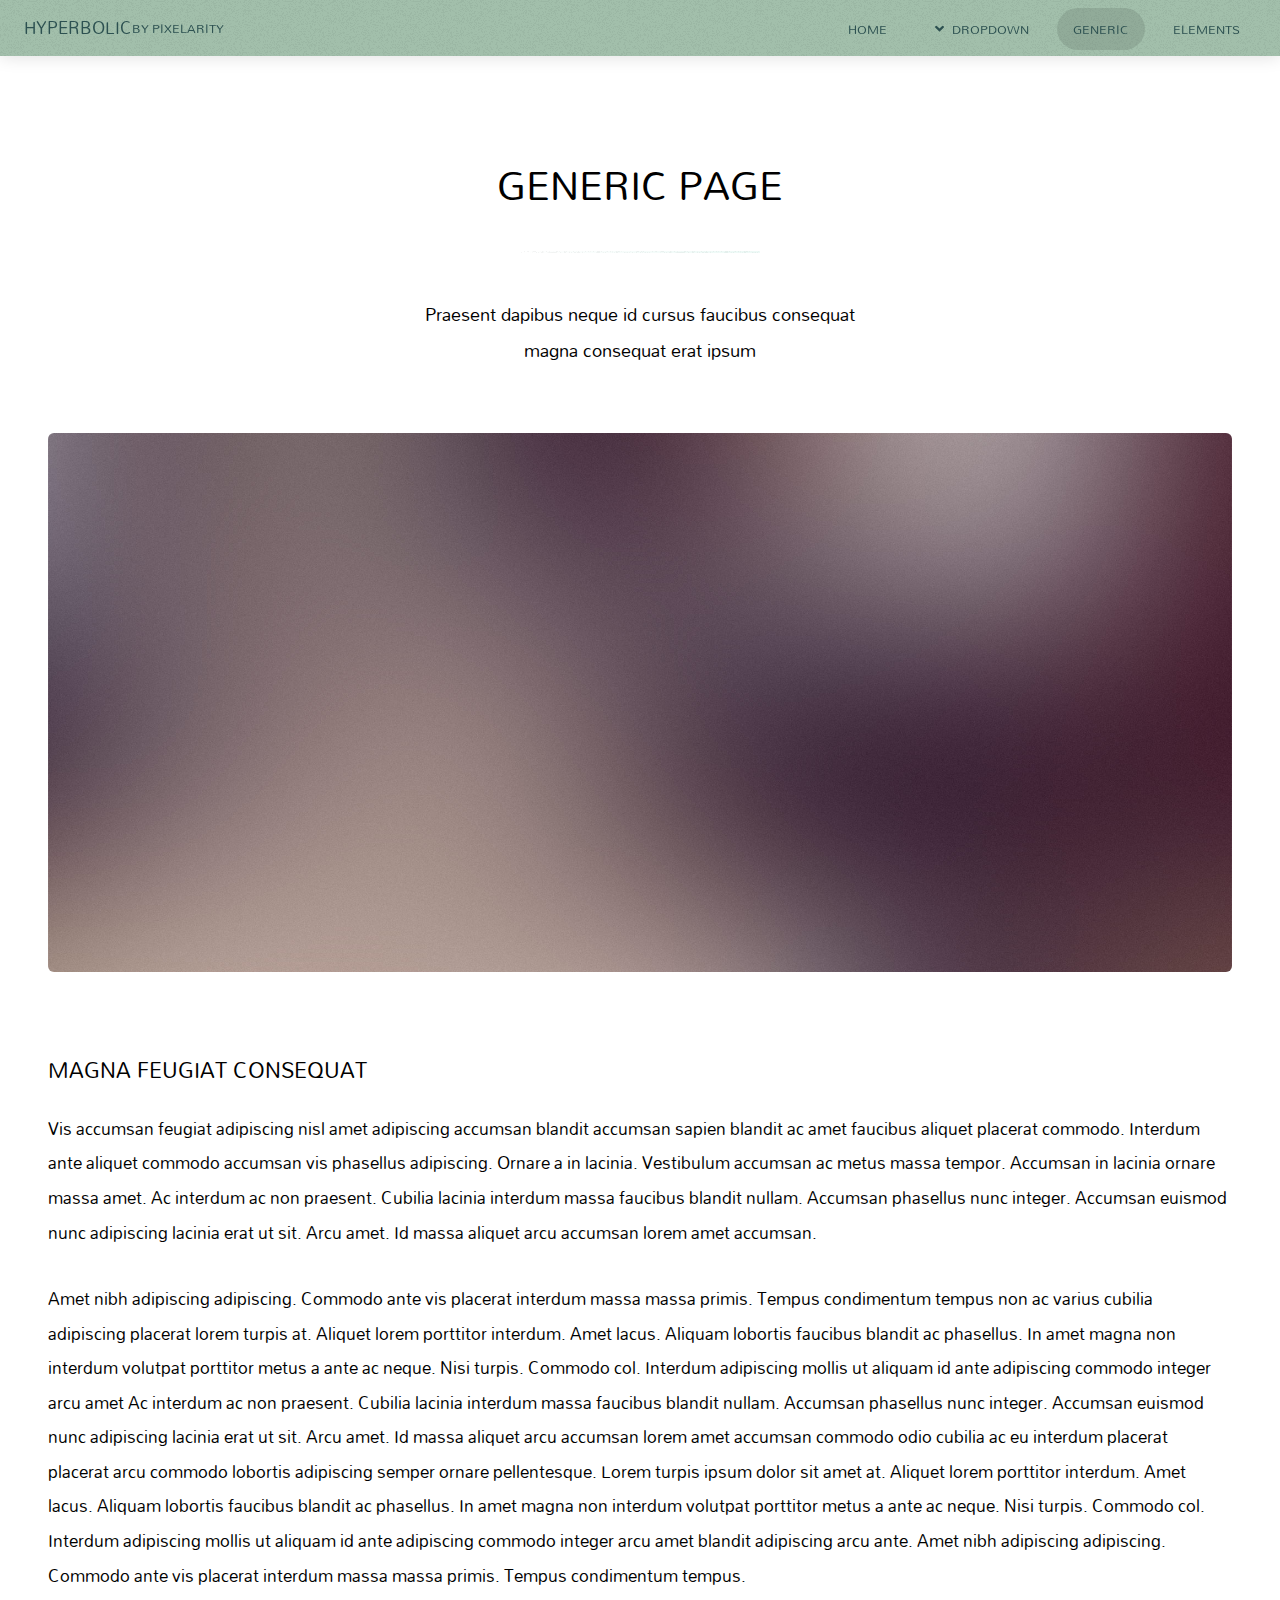
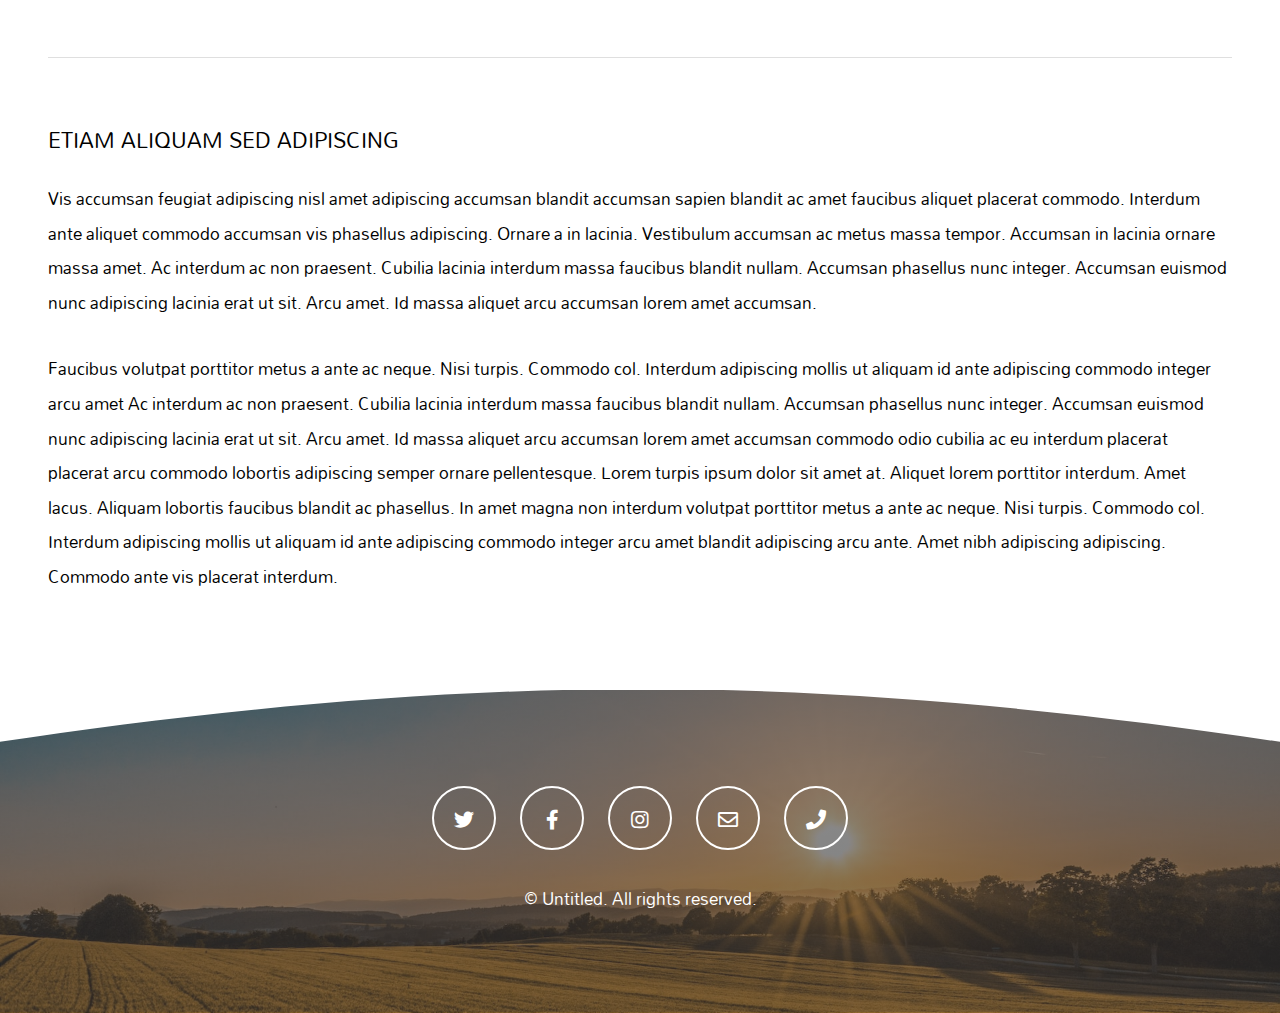
<file: generic.html>
<!DOCTYPE HTML>
<!--
	Hyperbolic by Pixelarity
	pixelarity.com | hello@pixelarity.com
	License: pixelarity.com/license
-->
<html>
	<head>
		<title>Untitled</title>
		<meta charset="utf-8" />
		<meta name="viewport" content="width=device-width, initial-scale=1, user-scalable=no" />
		<meta name="description" content="" />
		<meta name="keywords" content="" />
		<link rel="stylesheet" href="assets/css/main.css" />
	</head>
	<body class="is-preload">

		<!-- Wrapper -->
			<div id="wrapper">

				<!-- Header -->
					<section id="header">

						<!-- Logo -->
							<a href="index.html" class="logo"><strong>Hyperbolic</strong> by Pixelarity</a>

						<!-- Nav -->
							<nav id="nav">
								<ul>
									<li><a href="index.html">Home</a></li>
									<li>
										<a href="#" class="icon solid fa-angle-down">Dropdown</a>
										<ul>
											<li><a href="#">Option One</a></li>
											<li><a href="#">Option Two</a></li>
											<li><a href="#">Option Three</a></li>
											<li>
												<a href="#">Submenu</a>
												<ul>
													<li><a href="#">Option One</a></li>
													<li><a href="#">Option Two</a></li>
													<li><a href="#">Option Three</a></li>
													<li><a href="#">Option Four</a></li>
												</ul>
											</li>
										</ul>
									</li>
									<li class="current"><a href="generic.html">Generic</a></li>
									<li><a href="elements.html">Elements</a></li>
								</ul>
							</nav>

					</section>

				<!-- Section -->
					<section class="wrapper style1">
						<div class="inner">
							<header class="major special">
								<h1>Generic Page</h1>
								<p>Praesent dapibus neque id cursus faucibus consequat<br />
								magna consequat erat ipsum</p>
							</header>
							<div class="image main"><img src="images/pic04.jpg" alt="" /></div>
							<h3>Magna feugiat consequat</h3>
							<p>Vis accumsan feugiat adipiscing nisl amet adipiscing accumsan blandit accumsan sapien blandit ac amet faucibus aliquet placerat commodo. Interdum ante aliquet commodo accumsan vis phasellus adipiscing. Ornare a in lacinia. Vestibulum accumsan ac metus massa tempor. Accumsan in lacinia ornare massa amet. Ac interdum ac non praesent. Cubilia lacinia interdum massa faucibus blandit nullam. Accumsan phasellus nunc integer. Accumsan euismod nunc adipiscing lacinia erat ut sit. Arcu amet. Id massa aliquet arcu accumsan lorem amet accumsan.</p>
							<p>Amet nibh adipiscing adipiscing. Commodo ante vis placerat interdum massa massa primis. Tempus condimentum tempus non ac varius cubilia adipiscing placerat lorem turpis at. Aliquet lorem porttitor interdum. Amet lacus. Aliquam lobortis faucibus blandit ac phasellus. In amet magna non interdum volutpat porttitor metus a ante ac neque. Nisi turpis. Commodo col. Interdum adipiscing mollis ut aliquam id ante adipiscing commodo integer arcu amet Ac interdum ac non praesent. Cubilia lacinia interdum massa faucibus blandit nullam. Accumsan phasellus nunc integer. Accumsan euismod nunc adipiscing lacinia erat ut sit. Arcu amet. Id massa aliquet arcu accumsan lorem amet accumsan commodo odio cubilia ac eu interdum placerat placerat arcu commodo lobortis adipiscing semper ornare pellentesque. Lorem turpis ipsum dolor sit amet at. Aliquet lorem porttitor interdum. Amet lacus. Aliquam lobortis faucibus blandit ac phasellus. In amet magna non interdum volutpat porttitor metus a ante ac neque. Nisi turpis. Commodo col. Interdum adipiscing mollis ut aliquam id ante adipiscing commodo integer arcu amet blandit adipiscing arcu ante. Amet nibh adipiscing adipiscing. Commodo ante vis placerat interdum massa massa primis. Tempus condimentum tempus.</p>
							<hr class="major" />
							<h3>Etiam aliquam sed adipiscing</h3>
							<p>Vis accumsan feugiat adipiscing nisl amet adipiscing accumsan blandit accumsan sapien blandit ac amet faucibus aliquet placerat commodo. Interdum ante aliquet commodo accumsan vis phasellus adipiscing. Ornare a in lacinia. Vestibulum accumsan ac metus massa tempor. Accumsan in lacinia ornare massa amet. Ac interdum ac non praesent. Cubilia lacinia interdum massa faucibus blandit nullam. Accumsan phasellus nunc integer. Accumsan euismod nunc adipiscing lacinia erat ut sit. Arcu amet. Id massa aliquet arcu accumsan lorem amet accumsan.</p>
							<p>Faucibus volutpat porttitor metus a ante ac neque. Nisi turpis. Commodo col. Interdum adipiscing mollis ut aliquam id ante adipiscing commodo integer arcu amet Ac interdum ac non praesent. Cubilia lacinia interdum massa faucibus blandit nullam. Accumsan phasellus nunc integer. Accumsan euismod nunc adipiscing lacinia erat ut sit. Arcu amet. Id massa aliquet arcu accumsan lorem amet accumsan commodo odio cubilia ac eu interdum placerat placerat arcu commodo lobortis adipiscing semper ornare pellentesque. Lorem turpis ipsum dolor sit amet at. Aliquet lorem porttitor interdum. Amet lacus. Aliquam lobortis faucibus blandit ac phasellus. In amet magna non interdum volutpat porttitor metus a ante ac neque. Nisi turpis. Commodo col. Interdum adipiscing mollis ut aliquam id ante adipiscing commodo integer arcu amet blandit adipiscing arcu ante. Amet nibh adipiscing adipiscing. Commodo ante vis placerat interdum.</p>
						</div>
					</section>

				<!-- Footer -->
					<section id="footer">
						<ul class="icons">
							<li><a href="#" class="icon alt brands fa-twitter"><span class="label">Twitter</span></a></li>
							<li><a href="#" class="icon alt brands fa-facebook-f"><span class="label">Facebook</span></a></li>
							<li><a href="#" class="icon alt brands fa-instagram"><span class="label">Instagram</span></a></li>
							<li><a href="#" class="icon alt fa-envelope"><span class="label">Email</span></a></li>
							<li><a href="#" class="icon alt solid fa-phone"><span class="label">Phone</span></a></li>
						</ul>
						<p class="copyright">
							&copy; Untitled. All rights reserved.
						</p>
					</section>

			</div>

		<!-- Scripts -->
			<script src="assets/js/jquery.min.js"></script>
			<script src="assets/js/jquery.dropotron.min.js"></script>
			<script src="assets/js/jquery.scrollex.min.js"></script>
			<script src="assets/js/jquery.scrolly.min.js"></script>
			<script src="assets/js/browser.min.js"></script>
			<script src="assets/js/breakpoints.min.js"></script>
			<script src="assets/js/util.js"></script>
			<script src="assets/js/main.js"></script>

	</body>
</html>
</file>
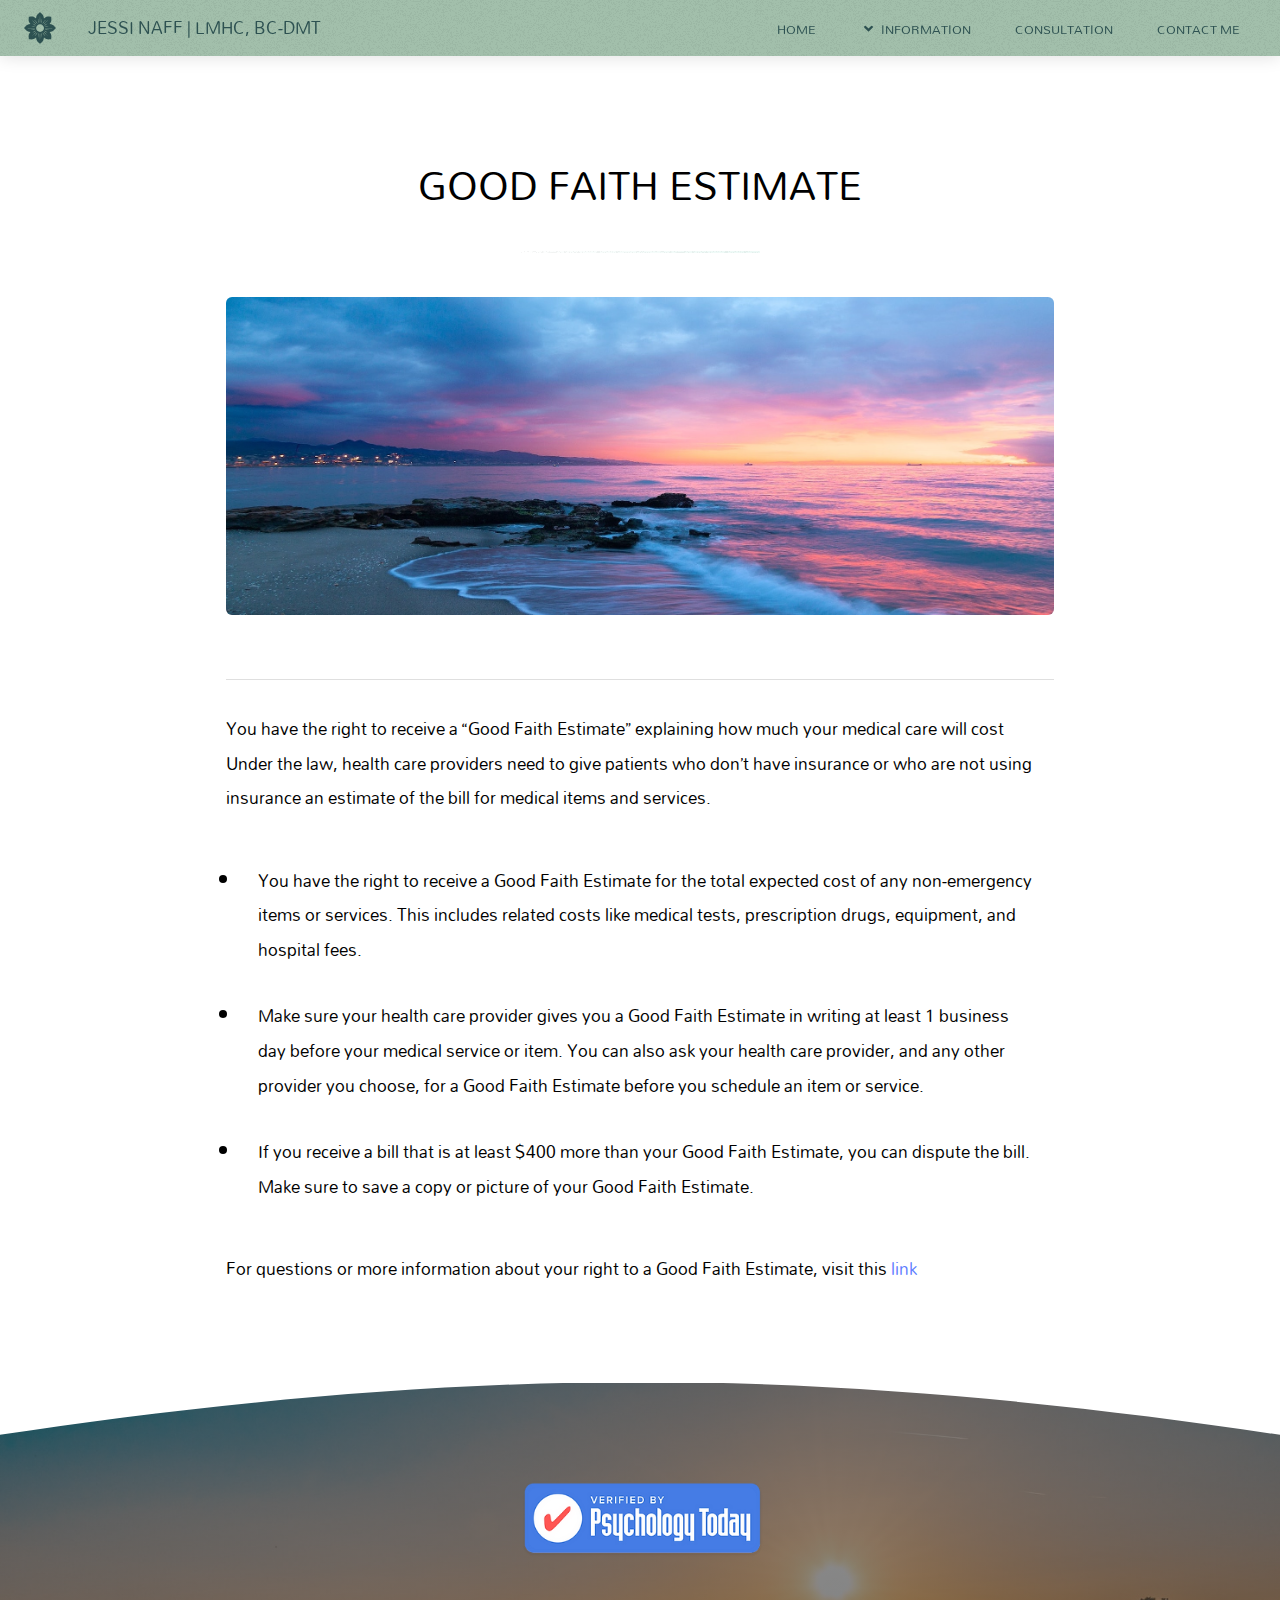
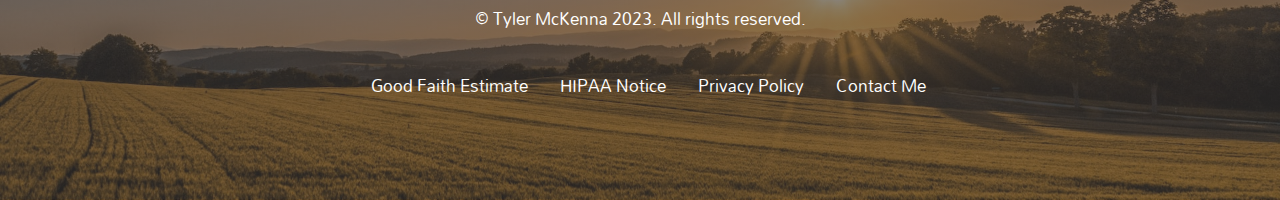
<file: goodfaith.html>
<!DOCTYPE html>
<!--
	Hyperbolic by Pixelarity
	pixelarity.com | hello@pixelarity.com
	License: pixelarity.com/license
-->
<html>
  <head>
    <title>Good Faith Estimate</title>
    <meta charset="utf-8" />
    <meta
      name="viewport"
      content="width=device-width, initial-scale=1, user-scalable=no"
    />
    <meta name="description" content="" />
    <meta name="keywords" content="" />
    <link rel="stylesheet" href="assets/css/main.css" />
    <link rel="icon" href="./images/icon2.png" />
  </head>
  <body class="is-preload">
    <!-- Wrapper -->
    <div id="wrapper">
      <!-- Header -->
      <section id="header">
        <!-- Logo -->
        <img class="header-icon" src="./assets/svg/icon.svg" />
        <a href="index.html" class="logo"
          ><strong>Jessi Naff | LMHC, BC-DMT</strong></a
        >

        <!-- Nav -->
        <nav id="nav">
          <ul>
            <li><a href="index.html">Home</a></li>
            <li>
              <a href="#" class="icon solid fa-angle-down">Information</a>
              <ul>
                <li>
                  <a href="#">Services</a>
                  <ul>
                    <li><a href="psychotherapy.html">Psychotherapy</a></li>
                    <li><a href="movement.html">Dance Movement</a></li>
                    <li>
                      <a href="licensure.html">Supervision/Consultation</a>
                    </li>
                  </ul>
                </li>
                <li><a href="faq.html">FAQ</a></li>
                <li><a href="insurance.html">Insurance</a></li>
                <li>
                  <a href="https://jessi-naff.clientsecure.me/" target="_blank"
                    >Existing Clients</a
                  >
                </li>
              </ul>
            </li>
            <li><a href="schedule.html">Consultation</a></li>
            <li><a href="contact.html">Contact Me</a></li>
          </ul>
        </nav>
      </section>

      <!-- Section -->
      <section class="wrapper style1">
        <div class="inner">
          <header class="major special">
            <h1>Good Faith Estimate</h1>
          </header>
          <div class="faith-list">
            <span class="image fit"><img src="images/faith.jpg" alt="" /></span>
            <hr />
            <p>
              You have the right to receive a “Good Faith Estimate” explaining
              how much your medical care will cost Under the law, health care
              providers need to give patients who don’t have insurance or who
              are not using insurance an estimate of the bill for medical items
              and services.
            </p>
            <ul>
              <li>
                You have the right to receive a Good Faith Estimate for the
                total expected cost of any non-emergency items or services. This
                includes related costs like medical tests, prescription drugs,
                equipment, and hospital fees.
              </li>
              <li>
                Make sure your health care provider gives you a Good Faith
                Estimate in writing at least 1 business day before your medical
                service or item. You can also ask your health care provider, and
                any other provider you choose, for a Good Faith Estimate before
                you schedule an item or service.
              </li>
              <li>
                If you receive a bill that is at least $400 more than your Good
                Faith Estimate, you can dispute the bill. Make sure to save a
                copy or picture of your Good Faith Estimate.
              </li>
            </ul>
            <p>
              For questions or more information about your right to a Good Faith
              Estimate, visit this
              <a href="https://www.cms.gov/nosurprises">link</a>
            </p>
          </div>
        </div>
      </section>

      <!-- Footer -->
      <section id="footer">
        <div class="row aln-center">
          <ul class="footer-icons">
            <li>
              <a
                href="https://www.psychologytoday.com/us/therapists/jessi-naff-boston-ma/808076?preview=1&return_to=https%3A%2F%2Fmember.psychologytoday.com%2Fus%2Fhome&_ga=2.241000512.2104790972.1675455153-1103909098.1675455153"
                target="_blank"
                ><img
                  class="footer-image"
                  src="./images/Psychology-Today-Verified.png"
                  alt="Psychology Today"
              /></a>
            </li>
            <!-- <li>
              <a href="#"
                ><img
                  class="footer-image den"
                  src="./images/therapyden-web-badge.png"
                  alt="Therapy Den"
              /></a>
            </li> -->
            <!-- <li>
              <a href="#"
                ><img
                  class="footer-image zen"
                  src="./images/therapist_turquoise.png"
                  alt="Zencare"
              /></a>
            </li> -->
          </ul>
        </div>
        <p class="copyright">&copy; Tyler McKenna 2023. All rights reserved.</p>
        <ul class="footer-icons">
          <a href="goodfaith.html">Good Faith Estimate</a>
          <a href="hipaa.html">HIPAA Notice</a>
          <a href="privacy.html">Privacy Policy</a>
          <a href="contact.html">Contact Me</a>
        </ul>
      </section>
    </div>

    <!-- Scripts -->
    <script src="assets/js/jquery.min.js"></script>
    <script src="assets/js/jquery.dropotron.min.js"></script>
    <script src="assets/js/jquery.scrollex.min.js"></script>
    <script src="assets/js/jquery.scrolly.min.js"></script>
    <script src="assets/js/browser.min.js"></script>
    <script src="assets/js/breakpoints.min.js"></script>
    <script src="assets/js/util.js"></script>
    <script src="assets/js/main.js"></script>
  </body>
</html>
</file>
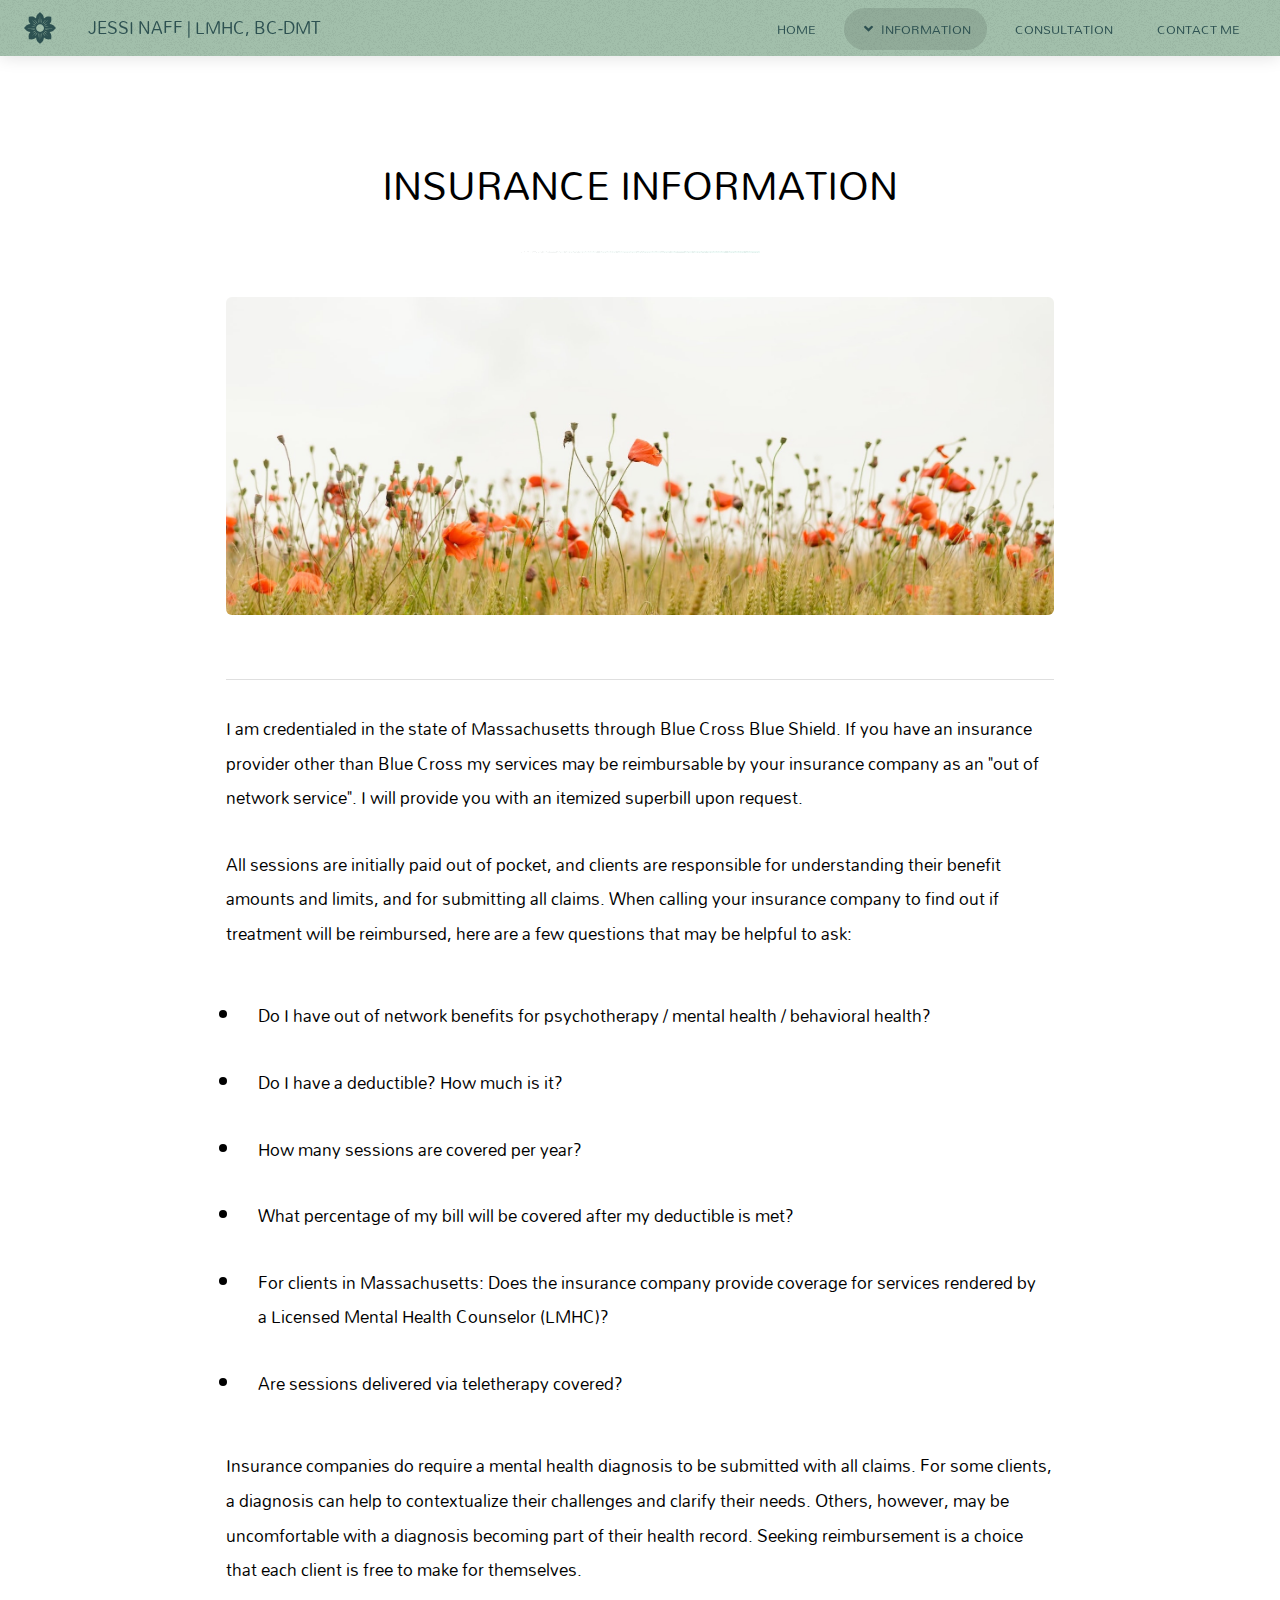
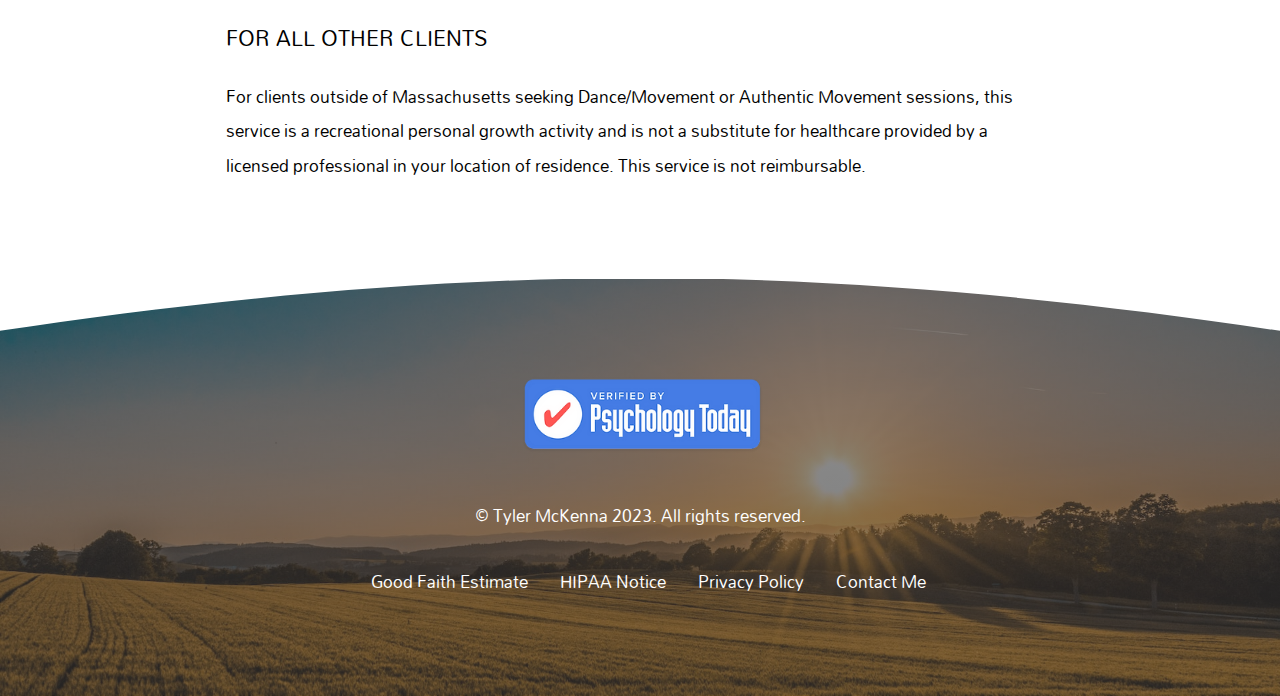
<file: insurance.html>
<!DOCTYPE html>
<!--
	Hyperbolic by Pixelarity
	pixelarity.com | hello@pixelarity.com
	License: pixelarity.com/license
-->
<html>
  <head>
    <title>Insurance</title>
    <meta charset="utf-8" />
    <meta
      name="viewport"
      content="width=device-width, initial-scale=1, user-scalable=no"
    />
    <meta name="description" content="" />
    <meta name="keywords" content="" />
    <link rel="stylesheet" href="assets/css/main.css" />
    <link rel="icon" href="./images/icon2.png" />
  </head>
  <body class="is-preload">
    <!-- Wrapper -->
    <div id="wrapper">
      <!-- Header -->
      <section id="header">
        <!-- Logo -->
        <img class="header-icon" src="./assets/svg/icon.svg" />
        <a href="index.html" class="logo"
          ><strong>Jessi Naff | LMHC, BC-DMT</strong></a
        >

        <!-- Nav -->
        <nav id="nav">
          <ul>
            <li><a href="index.html">Home</a></li>
            <li class="current">
              <a href="#" class="icon solid fa-angle-down">Information</a>
              <ul>
                <li>
                  <a href="#">Services</a>
                  <ul>
                    <li><a href="psychotherapy.html">Psychotherapy</a></li>
                    <li><a href="movement.html">Dance Movement</a></li>
                    <li>
                      <a href="licensure.html">Supervision/Consultation</a>
                    </li>
                  </ul>
                </li>
                <li><a href="faq.html">FAQ</a></li>
                <li><a href="insurance.html">Insurance</a></li>
                <li>
                  <a href="https://jessi-naff.clientsecure.me/" target="_blank"
                    >Existing Clients</a
                  >
                </li>
              </ul>
            </li>
            <li><a href="schedule.html">Consultation</a></li>
            <li><a href="contact.html">Contact Me</a></li>
          </ul>
        </nav>
      </section>

      <!-- Section -->
      <section class="wrapper style1">
        <div class="inner">
          <header class="major special">
            <h1>Insurance Information</h1>
          </header>
          <div class="faith-list">
            <span class="image fit"
              ><img src="images/insurance.jpg" alt=""
            /></span>
            <hr />
            <p>
              I am credentialed in the state of Massachusetts through Blue Cross
              Blue Shield. If you have an insurance provider other than Blue
              Cross my services may be reimbursable by your insurance company as
              an "out of network service". I will provide you with an itemized
              superbill upon request.
            </p>
            <p>
              All sessions are initially paid out of pocket, and clients are
              responsible for understanding their benefit amounts and limits,
              and for submitting all claims. When calling your insurance company
              to find out if treatment will be reimbursed, here are a few
              questions that may be helpful to ask:
            </p>
            <ul>
              <li>
                Do I have out of network benefits for psychotherapy / mental
                health / behavioral health?
              </li>
              <li>Do I have a deductible? How much is it?</li>
              <li>How many sessions are covered per year?</li>
              <li>
                What percentage of my bill will be covered after my deductible
                is met?
              </li>
              <li>
                For clients in Massachusetts: Does the insurance company provide
                coverage for services rendered by a Licensed Mental Health
                Counselor (LMHC)?
              </li>
              <li>Are sessions delivered via teletherapy covered?</li>
            </ul>
            <p>
              Insurance companies do require a mental health diagnosis to be
              submitted with all claims. For some clients, a diagnosis can help
              to contextualize their challenges and clarify their needs. Others,
              however, may be uncomfortable with a diagnosis becoming part of
              their health record. Seeking reimbursement is a choice that each
              client is free to make for themselves.
            </p>
            <h3>For All Other Clients</h3>
            <p>
              For clients outside of Massachusetts seeking Dance/Movement or
              Authentic Movement sessions, this service is a recreational
              personal growth activity and is not a substitute for healthcare
              provided by a licensed professional in your location of residence.
              This service is not reimbursable.
            </p>
          </div>
        </div>
      </section>

      <!-- Footer -->
      <section id="footer">
        <div class="row aln-center">
          <ul class="footer-icons">
            <li>
              <a
                href="https://www.psychologytoday.com/us/therapists/jessi-naff-boston-ma/808076?preview=1&return_to=https%3A%2F%2Fmember.psychologytoday.com%2Fus%2Fhome&_ga=2.241000512.2104790972.1675455153-1103909098.1675455153"
                target="_blank"
                ><img
                  class="footer-image"
                  src="./images/Psychology-Today-Verified.png"
                  alt="Psychology Today"
              /></a>
            </li>
            <!-- <li>
              <a href="#"
                ><img
                  class="footer-image den"
                  src="./images/therapyden-web-badge.png"
                  alt="Therapy Den"
              /></a>
            </li> -->
            <!-- <li>
              <a href="#"
                ><img
                  class="footer-image zen"
                  src="./images/therapist_turquoise.png"
                  alt="Zencare"
              /></a>
            </li> -->
          </ul>
        </div>
        <p class="copyright">&copy; Tyler McKenna 2023. All rights reserved.</p>
        <ul class="footer-icons">
          <a href="goodfaith.html">Good Faith Estimate</a>
          <a href="hipaa.html">HIPAA Notice</a>
          <a href="privacy.html">Privacy Policy</a>
          <a href="contact.html">Contact Me</a>
        </ul>
      </section>
    </div>

    <!-- Scripts -->
    <script src="assets/js/jquery.min.js"></script>
    <script src="assets/js/jquery.dropotron.min.js"></script>
    <script src="assets/js/jquery.scrollex.min.js"></script>
    <script src="assets/js/jquery.scrolly.min.js"></script>
    <script src="assets/js/browser.min.js"></script>
    <script src="assets/js/breakpoints.min.js"></script>
    <script src="assets/js/util.js"></script>
    <script src="assets/js/main.js"></script>
  </body>
</html>
</file>
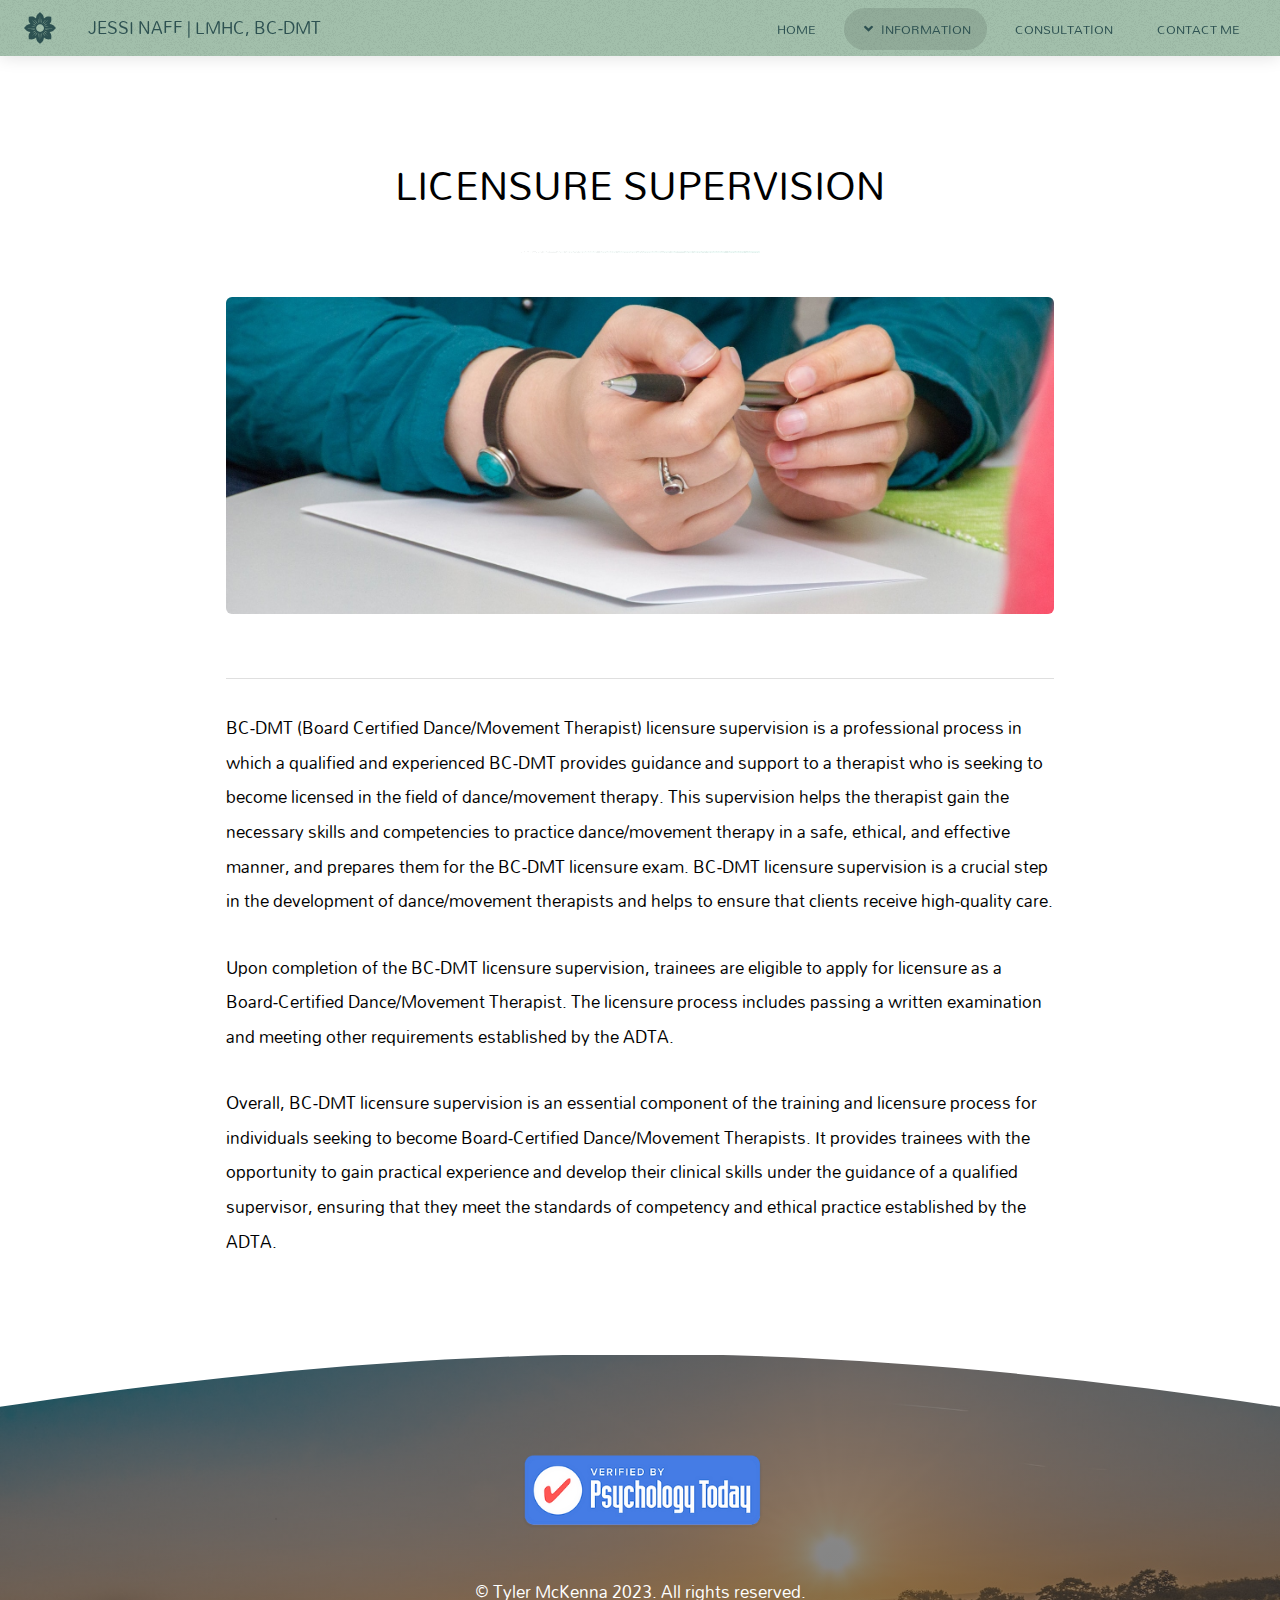
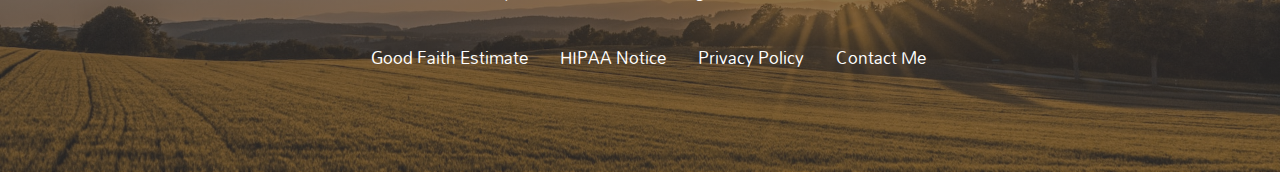
<file: licensure.html>
<!DOCTYPE html>
<!--
	Hyperbolic by Pixelarity
	pixelarity.com | hello@pixelarity.com
	License: pixelarity.com/license
-->
<html>
  <head>
    <title>Licensure</title>
    <meta charset="utf-8" />
    <meta
      name="viewport"
      content="width=device-width, initial-scale=1, user-scalable=no"
    />
    <meta name="description" content="" />
    <meta name="keywords" content="" />
    <link rel="stylesheet" href="assets/css/main.css" />
    <link rel="icon" href="./images/icon2.png" />
  </head>
  <body class="is-preload">
    <!-- Wrapper -->
    <div id="wrapper">
      <!-- Header -->
      <section id="header">
        <!-- Logo -->
        <img class="header-icon" src="./assets/svg/icon.svg" />
        <a href="index.html" class="logo"
          ><strong>Jessi Naff | LMHC, BC-DMT</strong></a
        >

        <!-- Nav -->
        <nav id="nav">
          <ul>
            <li><a href="index.html">Home</a></li>
            <li class="current">
              <a href="#" class="icon solid fa-angle-down">Information</a>
              <ul>
                <li>
                  <a href="#">Services</a>
                  <ul>
                    <li><a href="psychotherapy.html">Psychotherapy</a></li>
                    <li><a href="movement.html">Dance Movement</a></li>
                    <li>
                      <a href="licensure.html">Supervision/Consultation</a>
                    </li>
                  </ul>
                </li>
                <li><a href="faq.html">FAQ</a></li>
                <li><a href="insurance.html">Insurance</a></li>
                <li>
                  <a href="https://jessi-naff.clientsecure.me/" target="_blank"
                    >Existing Clients</a
                  >
                </li>
              </ul>
            </li>
            <li><a href="schedule.html">Consultation</a></li>
            <li><a href="contact.html">Contact Me</a></li>
          </ul>
        </nav>
      </section>

      <!-- Section -->
      <section class="wrapper style1">
        <div class="inner">
          <header class="major special">
            <h1>Licensure Supervision</h1>
          </header>
          <div class="faith-list">
            <span class="image fit"
              ><img src="images/licensure.jpg" alt=""
            /></span>
            <hr />
            <p>
              BC-DMT (Board Certified Dance/Movement Therapist) licensure
              supervision is a professional process in which a qualified and
              experienced BC-DMT provides guidance and support to a therapist
              who is seeking to become licensed in the field of dance/movement
              therapy. This supervision helps the therapist gain the necessary
              skills and competencies to practice dance/movement therapy in a
              safe, ethical, and effective manner, and prepares them for the
              BC-DMT licensure exam. BC-DMT licensure supervision is a crucial
              step in the development of dance/movement therapists and helps to
              ensure that clients receive high-quality care.
            </p>
            <p>
              Upon completion of the BC-DMT licensure supervision, trainees are
              eligible to apply for licensure as a Board-Certified
              Dance/Movement Therapist. The licensure process includes passing a
              written examination and meeting other requirements established by
              the ADTA.
            </p>
            <p>
              Overall, BC-DMT licensure supervision is an essential component of
              the training and licensure process for individuals seeking to
              become Board-Certified Dance/Movement Therapists. It provides
              trainees with the opportunity to gain practical experience and
              develop their clinical skills under the guidance of a qualified
              supervisor, ensuring that they meet the standards of competency
              and ethical practice established by the ADTA.
            </p>
          </div>
        </div>
      </section>

      <!-- Footer -->
      <section id="footer">
        <div class="row aln-center">
          <ul class="footer-icons">
            <li>
              <a
                href="https://www.psychologytoday.com/us/therapists/jessi-naff-boston-ma/808076?preview=1&return_to=https%3A%2F%2Fmember.psychologytoday.com%2Fus%2Fhome&_ga=2.241000512.2104790972.1675455153-1103909098.1675455153"
                target="_blank"
                ><img
                  class="footer-image"
                  src="./images/Psychology-Today-Verified.png"
                  alt="Psychology Today"
              /></a>
            </li>
            <!-- <li>
              <a href="#"
                ><img
                  class="footer-image den"
                  src="./images/therapyden-web-badge.png"
                  alt="Therapy Den"
              /></a>
            </li> -->
            <!-- <li>
              <a href="#"
                ><img
                  class="footer-image zen"
                  src="./images/therapist_turquoise.png"
                  alt="Zencare"
              /></a>
            </li> -->
          </ul>
        </div>
        <p class="copyright">&copy; Tyler McKenna 2023. All rights reserved.</p>
        <ul class="footer-icons">
          <a href="goodfaith.html">Good Faith Estimate</a>
          <a href="hipaa.html">HIPAA Notice</a>
          <a href="privacy.html">Privacy Policy</a>
          <a href="contact.html">Contact Me</a>
        </ul>
      </section>
    </div>

    <!-- Scripts -->
    <script src="assets/js/jquery.min.js"></script>
    <script src="assets/js/jquery.dropotron.min.js"></script>
    <script src="assets/js/jquery.scrollex.min.js"></script>
    <script src="assets/js/jquery.scrolly.min.js"></script>
    <script src="assets/js/browser.min.js"></script>
    <script src="assets/js/breakpoints.min.js"></script>
    <script src="assets/js/util.js"></script>
    <script src="assets/js/main.js"></script>
  </body>
</html>
</file>
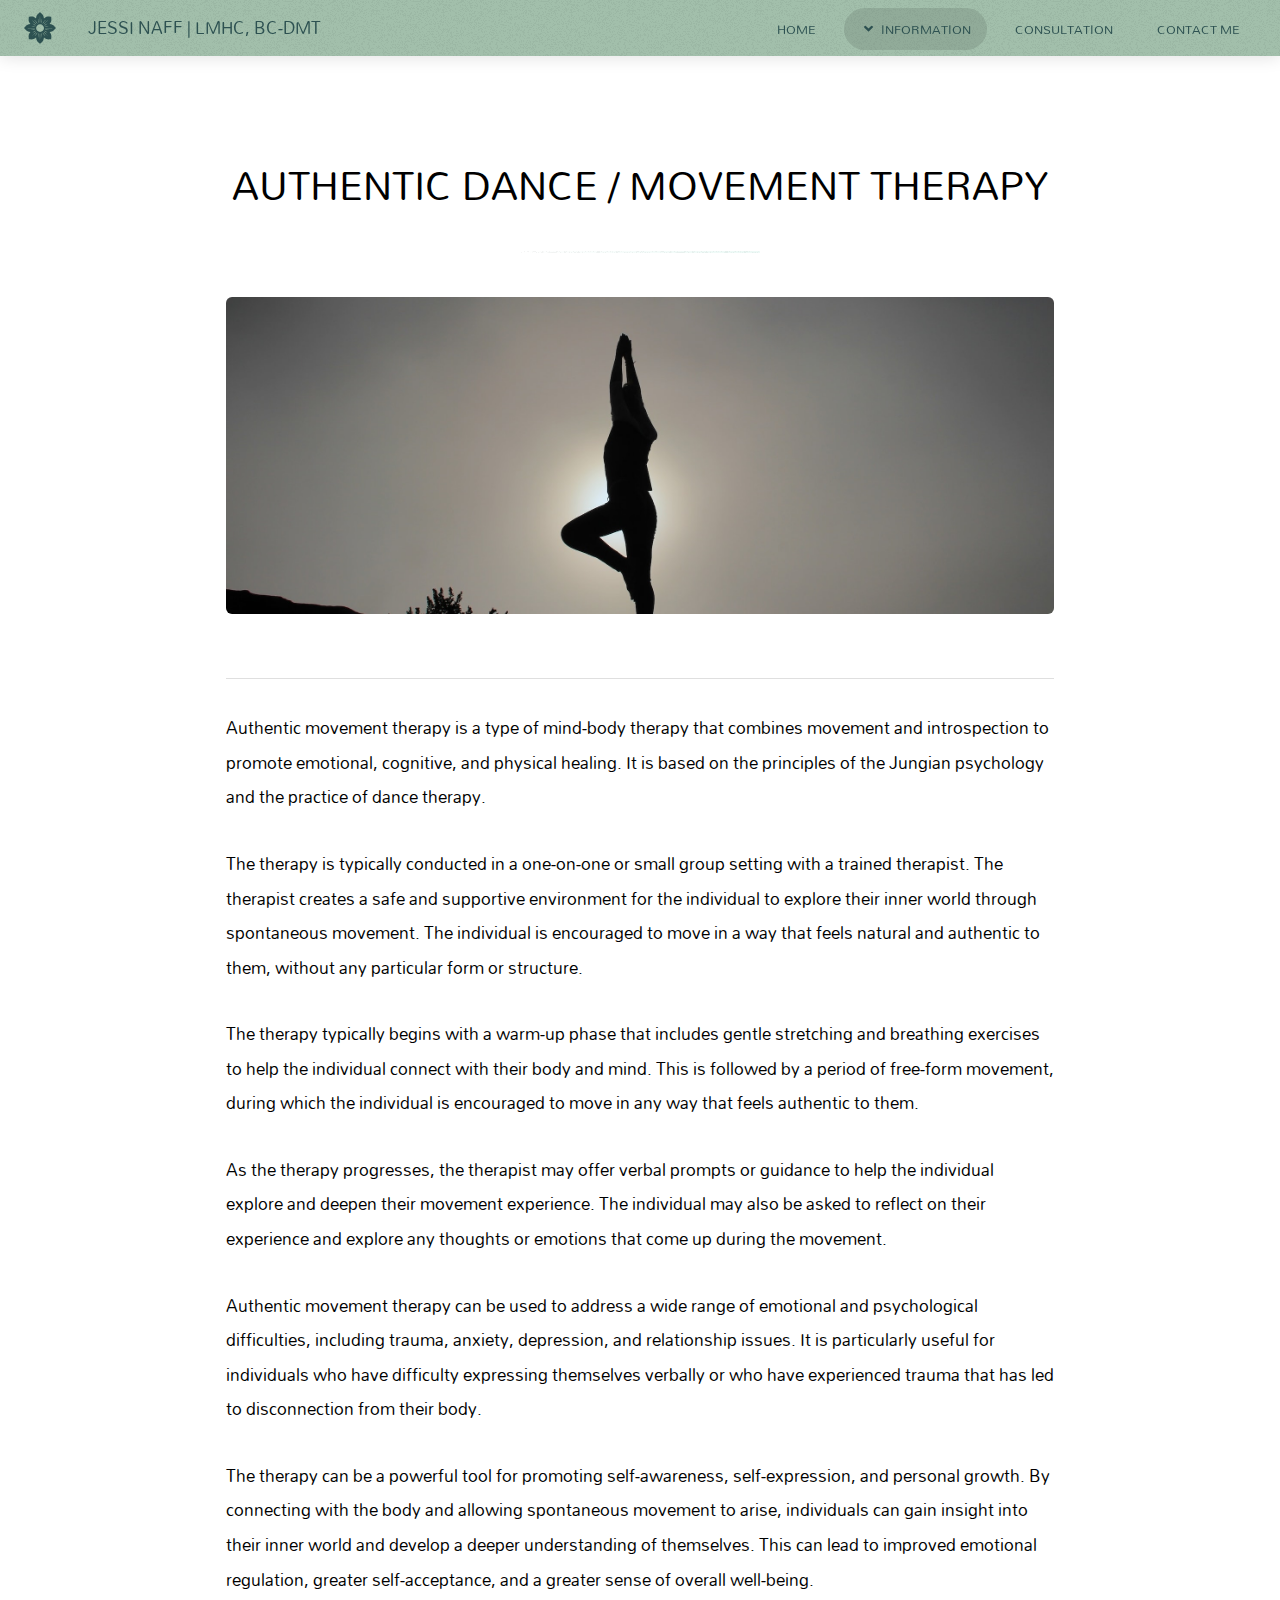
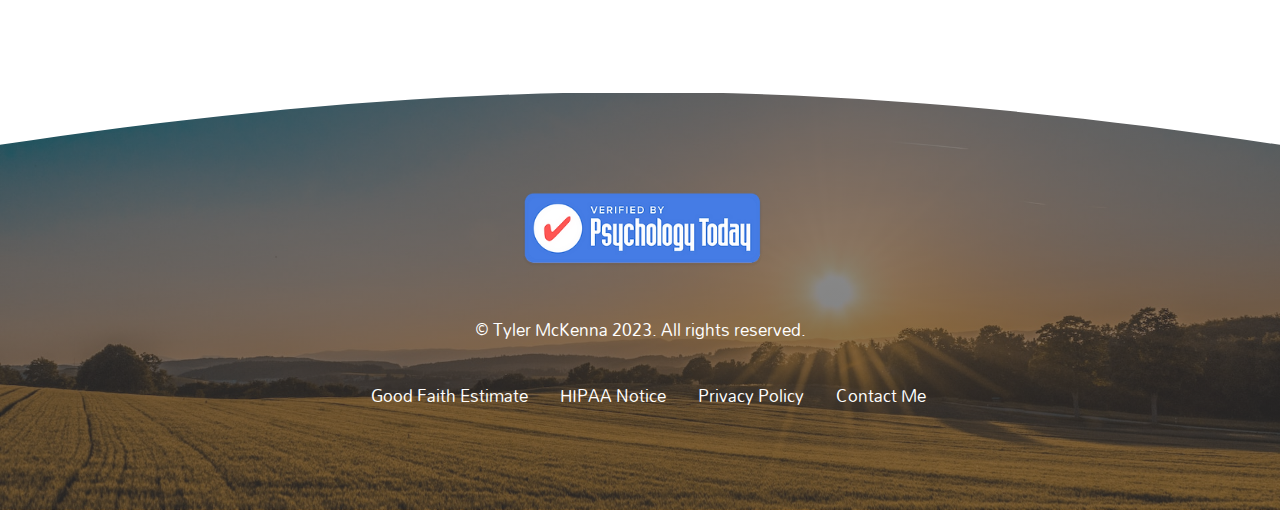
<file: movement.html>
<!DOCTYPE html>
<!--
	Hyperbolic by Pixelarity
	pixelarity.com | hello@pixelarity.com
	License: pixelarity.com/license
-->
<html>
  <head>
    <title>Movement</title>
    <meta charset="utf-8" />
    <meta
      name="viewport"
      content="width=device-width, initial-scale=1, user-scalable=no"
    />
    <meta name="description" content="" />
    <meta name="keywords" content="" />
    <link rel="stylesheet" href="assets/css/main.css" />
    <link rel="icon" href="./images/icon2.png" />
  </head>
  <body class="is-preload">
    <!-- Wrapper -->
    <div id="wrapper">
      <!-- Header -->
      <section id="header">
        <!-- Logo -->
        <img class="header-icon" src="./assets/svg/icon.svg" />
        <a href="index.html" class="logo"
          ><strong>Jessi Naff | LMHC, BC-DMT</strong></a
        >

        <!-- Nav -->
        <nav id="nav">
          <ul>
            <li><a href="index.html">Home</a></li>
            <li class="current">
              <a href="#" class="icon solid fa-angle-down">Information</a>
              <ul>
                <li>
                  <a href="#">Services</a>
                  <ul>
                    <li><a href="psychotherapy.html">Psychotherapy</a></li>
                    <li><a href="movement.html">Dance Movement</a></li>
                    <li>
                      <a href="licensure.html">Supervision/Consultation</a>
                    </li>
                  </ul>
                </li>
                <li><a href="faq.html">FAQ</a></li>
                <li><a href="insurance.html">Insurance</a></li>
                <li>
                  <a href="https://jessi-naff.clientsecure.me/" target="_blank"
                    >Existing Clients</a
                  >
                </li>
              </ul>
            </li>
            <li><a href="schedule.html">Consultation</a></li>
            <li><a href="contact.html">Contact Me</a></li>
          </ul>
        </nav>
      </section>

      <!-- Section -->
      <section class="wrapper style1">
        <div class="inner">
          <header class="major special">
            <h1>Authentic Dance / Movement Therapy</h1>
          </header>
          <div class="faith-list">
            <span class="image fit"
              ><img src="images/movement.jpg" alt=""
            /></span>
            <hr />
            <p>
              Authentic movement therapy is a type of mind-body therapy that
              combines movement and introspection to promote emotional,
              cognitive, and physical healing. It is based on the principles of
              the Jungian psychology and the practice of dance therapy.
            </p>
            <p>
              The therapy is typically conducted in a one-on-one or small group
              setting with a trained therapist. The therapist creates a safe and
              supportive environment for the individual to explore their inner
              world through spontaneous movement. The individual is encouraged
              to move in a way that feels natural and authentic to them, without
              any particular form or structure.
            </p>
            <p>
              The therapy typically begins with a warm-up phase that includes
              gentle stretching and breathing exercises to help the individual
              connect with their body and mind. This is followed by a period of
              free-form movement, during which the individual is encouraged to
              move in any way that feels authentic to them.
            </p>
            <p>
              As the therapy progresses, the therapist may offer verbal prompts
              or guidance to help the individual explore and deepen their
              movement experience. The individual may also be asked to reflect
              on their experience and explore any thoughts or emotions that come
              up during the movement.
            </p>
            <p>
              Authentic movement therapy can be used to address a wide range of
              emotional and psychological difficulties, including trauma,
              anxiety, depression, and relationship issues. It is particularly
              useful for individuals who have difficulty expressing themselves
              verbally or who have experienced trauma that has led to
              disconnection from their body.
            </p>
            <p>
              The therapy can be a powerful tool for promoting self-awareness,
              self-expression, and personal growth. By connecting with the body
              and allowing spontaneous movement to arise, individuals can gain
              insight into their inner world and develop a deeper understanding
              of themselves. This can lead to improved emotional regulation,
              greater self-acceptance, and a greater sense of overall
              well-being.
            </p>
          </div>
        </div>
      </section>

      <!-- Footer -->
      <section id="footer">
        <div class="row aln-center">
          <ul class="footer-icons">
            <li>
              <a
                href="https://www.psychologytoday.com/us/therapists/jessi-naff-boston-ma/808076?preview=1&return_to=https%3A%2F%2Fmember.psychologytoday.com%2Fus%2Fhome&_ga=2.241000512.2104790972.1675455153-1103909098.1675455153"
                target="_blank"
                ><img
                  class="footer-image"
                  src="./images/Psychology-Today-Verified.png"
                  alt="Psychology Today"
              /></a>
            </li>
            <!-- <li>
              <a href="#"
                ><img
                  class="footer-image den"
                  src="./images/therapyden-web-badge.png"
                  alt="Therapy Den"
              /></a>
            </li> -->
            <!-- <li>
              <a href="#"
                ><img
                  class="footer-image zen"
                  src="./images/therapist_turquoise.png"
                  alt="Zencare"
              /></a>
            </li> -->
          </ul>
        </div>
        <p class="copyright">&copy; Tyler McKenna 2023. All rights reserved.</p>
        <ul class="footer-icons">
          <a href="goodfaith.html">Good Faith Estimate</a>
          <a href="hipaa.html">HIPAA Notice</a>
          <a href="privacy.html">Privacy Policy</a>
          <a href="contact.html">Contact Me</a>
        </ul>
      </section>
    </div>

    <!-- Scripts -->
    <script src="assets/js/jquery.min.js"></script>
    <script src="assets/js/jquery.dropotron.min.js"></script>
    <script src="assets/js/jquery.scrollex.min.js"></script>
    <script src="assets/js/jquery.scrolly.min.js"></script>
    <script src="assets/js/browser.min.js"></script>
    <script src="assets/js/breakpoints.min.js"></script>
    <script src="assets/js/util.js"></script>
    <script src="assets/js/main.js"></script>
  </body>
</html>
</file>
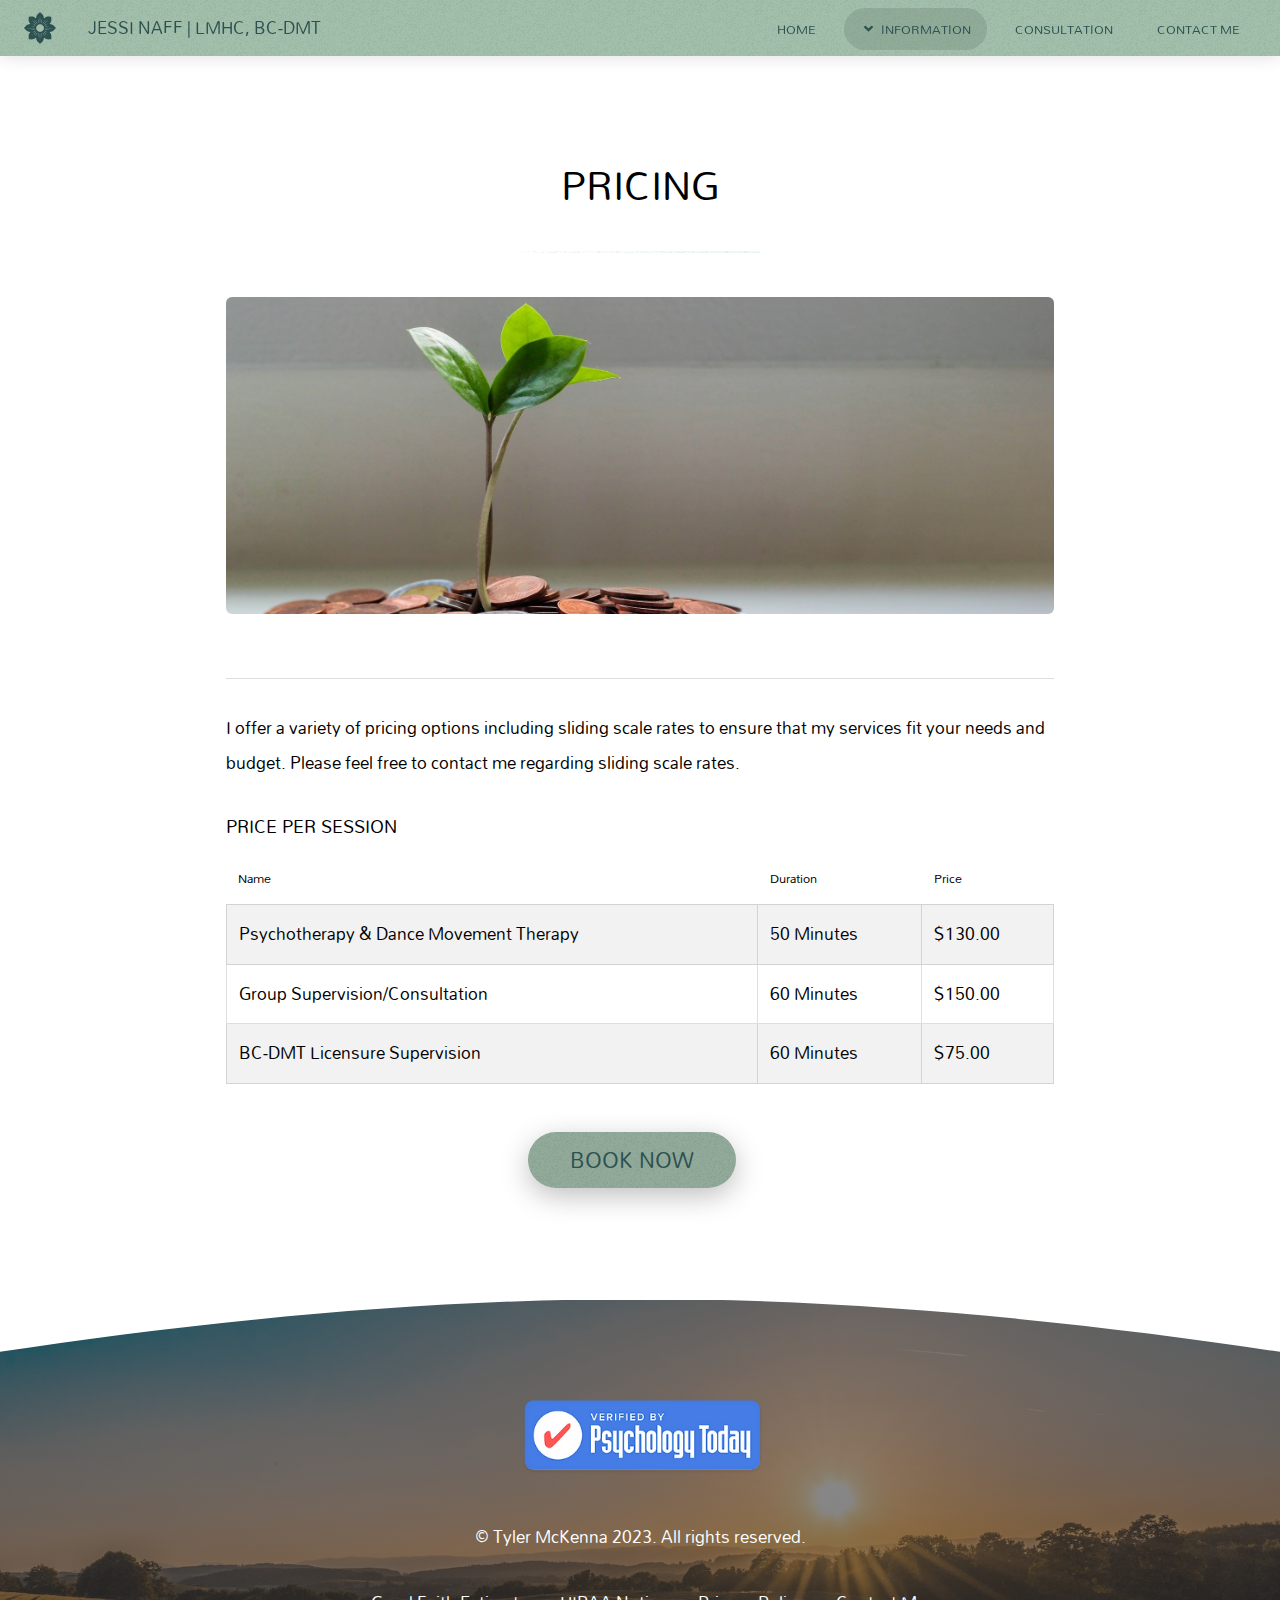
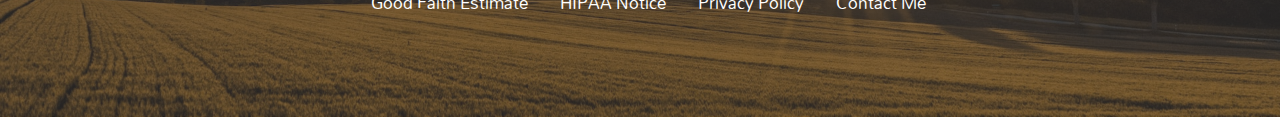
<file: pricing.html>
<!DOCTYPE html>
<!--
	Hyperbolic by Pixelarity
	pixelarity.com | hello@pixelarity.com
	License: pixelarity.com/license
-->
<html>
  <head>
    <title>Pricing</title>
    <meta charset="utf-8" />
    <meta
      name="viewport"
      content="width=device-width, initial-scale=1, user-scalable=no"
    />
    <meta name="description" content="" />
    <meta name="keywords" content="" />
    <link rel="stylesheet" href="assets/css/main.css" />
    <link rel="icon" href="./images/icon2.png" />
  </head>
  <body class="is-preload">
    <!-- Wrapper -->
    <div id="wrapper">
      <!-- Header -->
      <section id="header">
        <!-- Logo -->
        <img class="header-icon" src="./assets/svg/icon.svg" />
        <a href="index.html" class="logo"
          ><strong>Jessi Naff | LMHC, BC-DMT</strong></a
        >

        <!-- Nav -->
        <nav id="nav">
          <ul>
            <li><a href="index.html">Home</a></li>
            <li class="current">
              <a href="#" class="icon solid fa-angle-down">Information</a>
              <ul>
                <li>
                  <a href="#">Services</a>
                  <ul>
                    <li><a href="psychotherapy.html">Psychotherapy</a></li>
                    <li><a href="movement.html">Authentic Movement</a></li>
                    <li><a href="licensure.html">Licensure Supervision</a></li>
                  </ul>
                </li>
                <li><a href="faq.html">FAQ</a></li>
                <li><a href="insurance.html">Insurance</a></li>
                <li><a href="pricing.html">Pricing</a></li>
                <li>
                  <a href="https://jessi-naff.clientsecure.me/" target="_blank"
                    >Existing Clients</a
                  >
                </li>
              </ul>
            </li>
            <li><a href="schedule.html">Consultation</a></li>
            <li><a href="contact.html">Contact Me</a></li>
          </ul>
        </nav>
      </section>

      <!-- Section -->
      <section class="wrapper style1">
        <div class="inner">
          <header class="major special">
            <h1>Pricing</h1>
          </header>

          <div class="faith-list">
            <div class="image fit">
              <img src="images/pricing.jpg" alt="" />
            </div>
            <hr />
            <p>
              I offer a variety of pricing options including sliding scale rates
              to ensure that my services fit your needs and budget. Please feel
              free to contact me regarding sliding scale rates.
            </p>
            <h4>Price Per Session</h4>
            <div class="table-wrapper">
              <table class="alt">
                <thead>
                  <tr>
                    <th>Name</th>
                    <th>Duration</th>
                    <th>Price</th>
                  </tr>
                </thead>
                <tbody>
                  <tr>
                    <td>Psychotherapy & Dance Movement Therapy</td>
                    <td>50 Minutes</td>
                    <td>$130.00</td>
                  </tr>
                  <tr>
                    <td>Group Supervision/Consultation</td>
                    <td>60 Minutes</td>
                    <td>$150.00</td>
                  </tr>
                  <tr>
                    <td>BC-DMT Licensure Supervision</td>
                    <td>60 Minutes</td>
                    <td>$75.00</td>
                  </tr>
                </tbody>
              </table>
            </div>
            <ul class="actions special">
              <li>
                <a href="schedule.html" class="button primary wide">Book Now</a>
              </li>
            </ul>
          </div>
        </div>
      </section>

      <!-- Footer -->
      <section id="footer">
        <div class="row aln-center">
          <ul class="footer-icons">
            <li>
              <a
                href="https://www.psychologytoday.com/us/therapists/jessi-naff-boston-ma/808076?preview=1&return_to=https%3A%2F%2Fmember.psychologytoday.com%2Fus%2Fhome&_ga=2.241000512.2104790972.1675455153-1103909098.1675455153"
                target="_blank"
                ><img
                  class="footer-image"
                  src="./images/Psychology-Today-Verified.png"
                  alt="Psychology Today"
              /></a>
            </li>
            <!-- <li>
              <a href="#"
                ><img
                  class="footer-image den"
                  src="./images/therapyden-web-badge.png"
                  alt="Therapy Den"
              /></a>
            </li> -->
            <!-- <li>
              <a href="#"
                ><img
                  class="footer-image zen"
                  src="./images/therapist_turquoise.png"
                  alt="Zencare"
              /></a>
            </li> -->
          </ul>
        </div>
        <p class="copyright">&copy; Tyler McKenna 2023. All rights reserved.</p>
        <ul class="footer-icons">
          <a href="goodfaith.html">Good Faith Estimate</a>
          <a href="hipaa.html">HIPAA Notice</a>
          <a href="privacy.html">Privacy Policy</a>
          <a href="contact.html">Contact Me</a>
        </ul>
      </section>
    </div>

    <!-- Scripts -->
    <script src="assets/js/jquery.min.js"></script>
    <script src="assets/js/jquery.dropotron.min.js"></script>
    <script src="assets/js/jquery.scrollex.min.js"></script>
    <script src="assets/js/jquery.scrolly.min.js"></script>
    <script src="assets/js/browser.min.js"></script>
    <script src="assets/js/breakpoints.min.js"></script>
    <script src="assets/js/util.js"></script>
    <script src="assets/js/main.js"></script>
  </body>
</html>
</file>
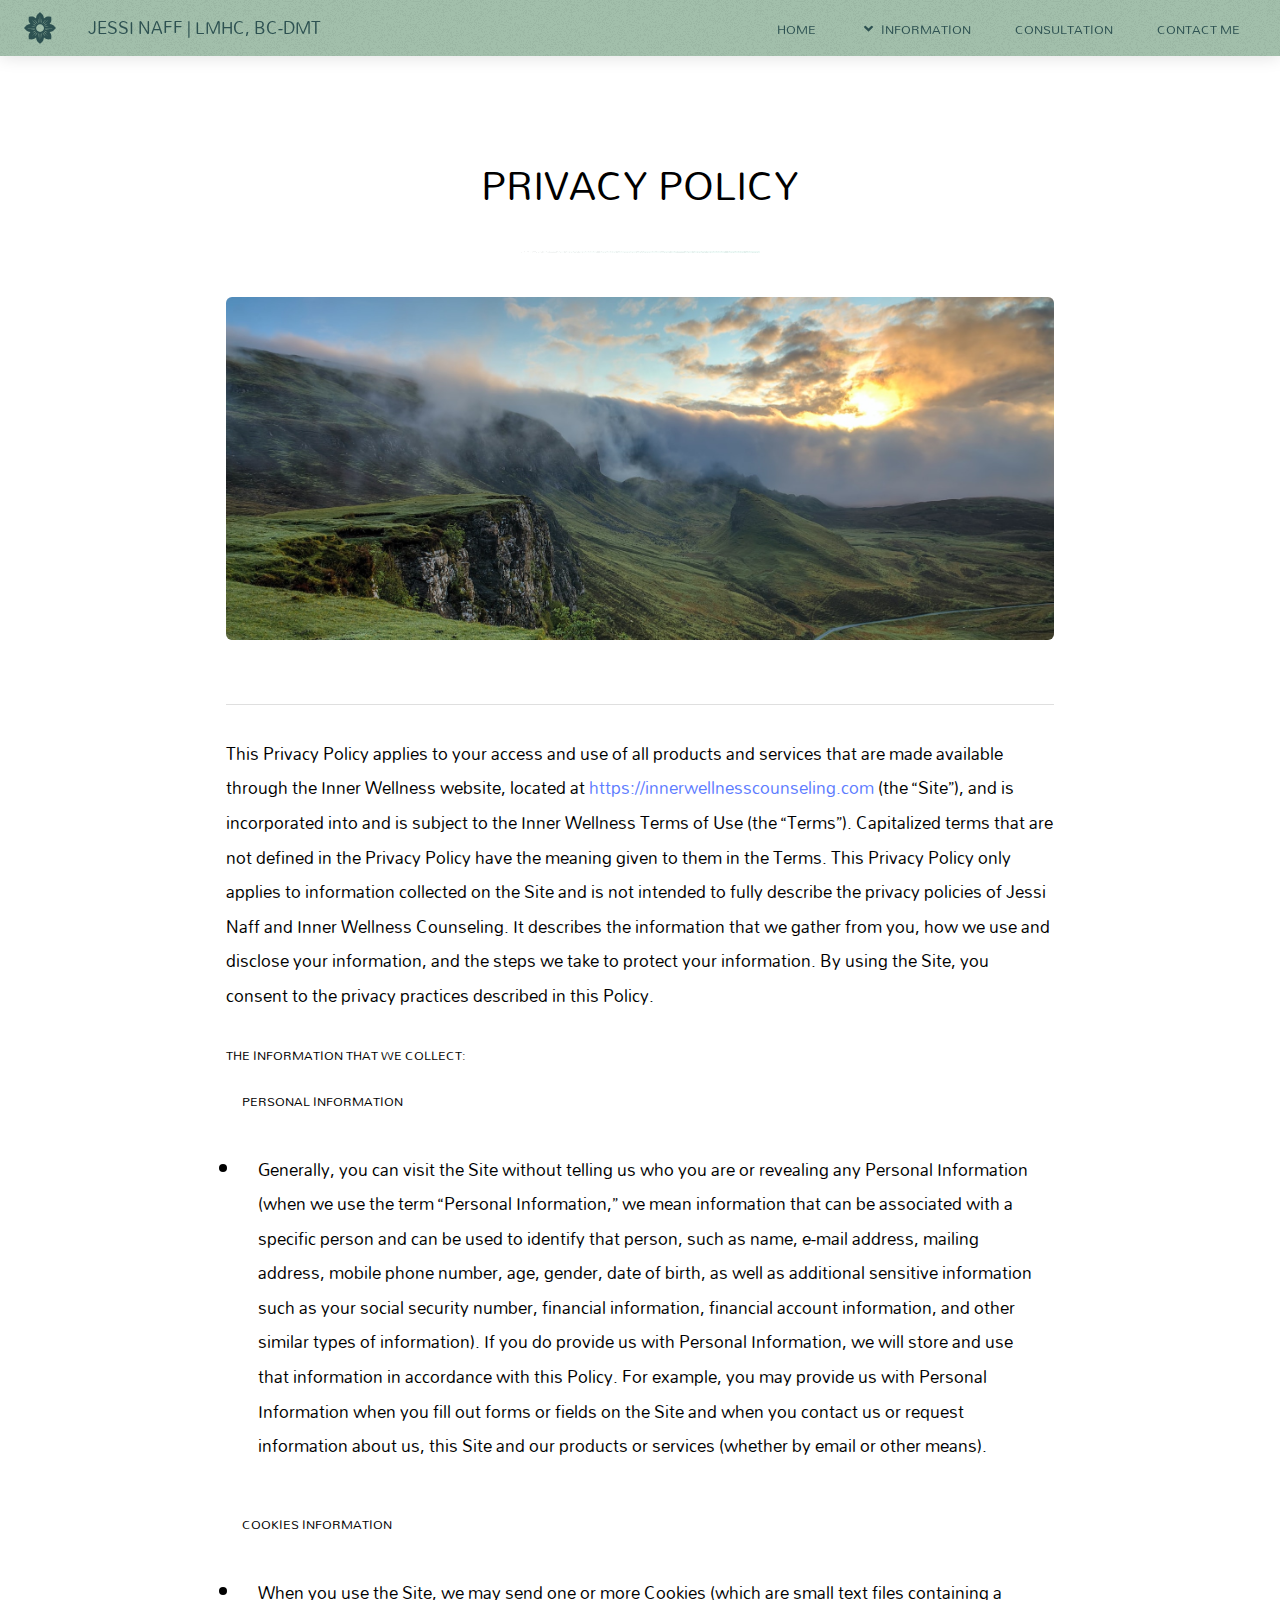
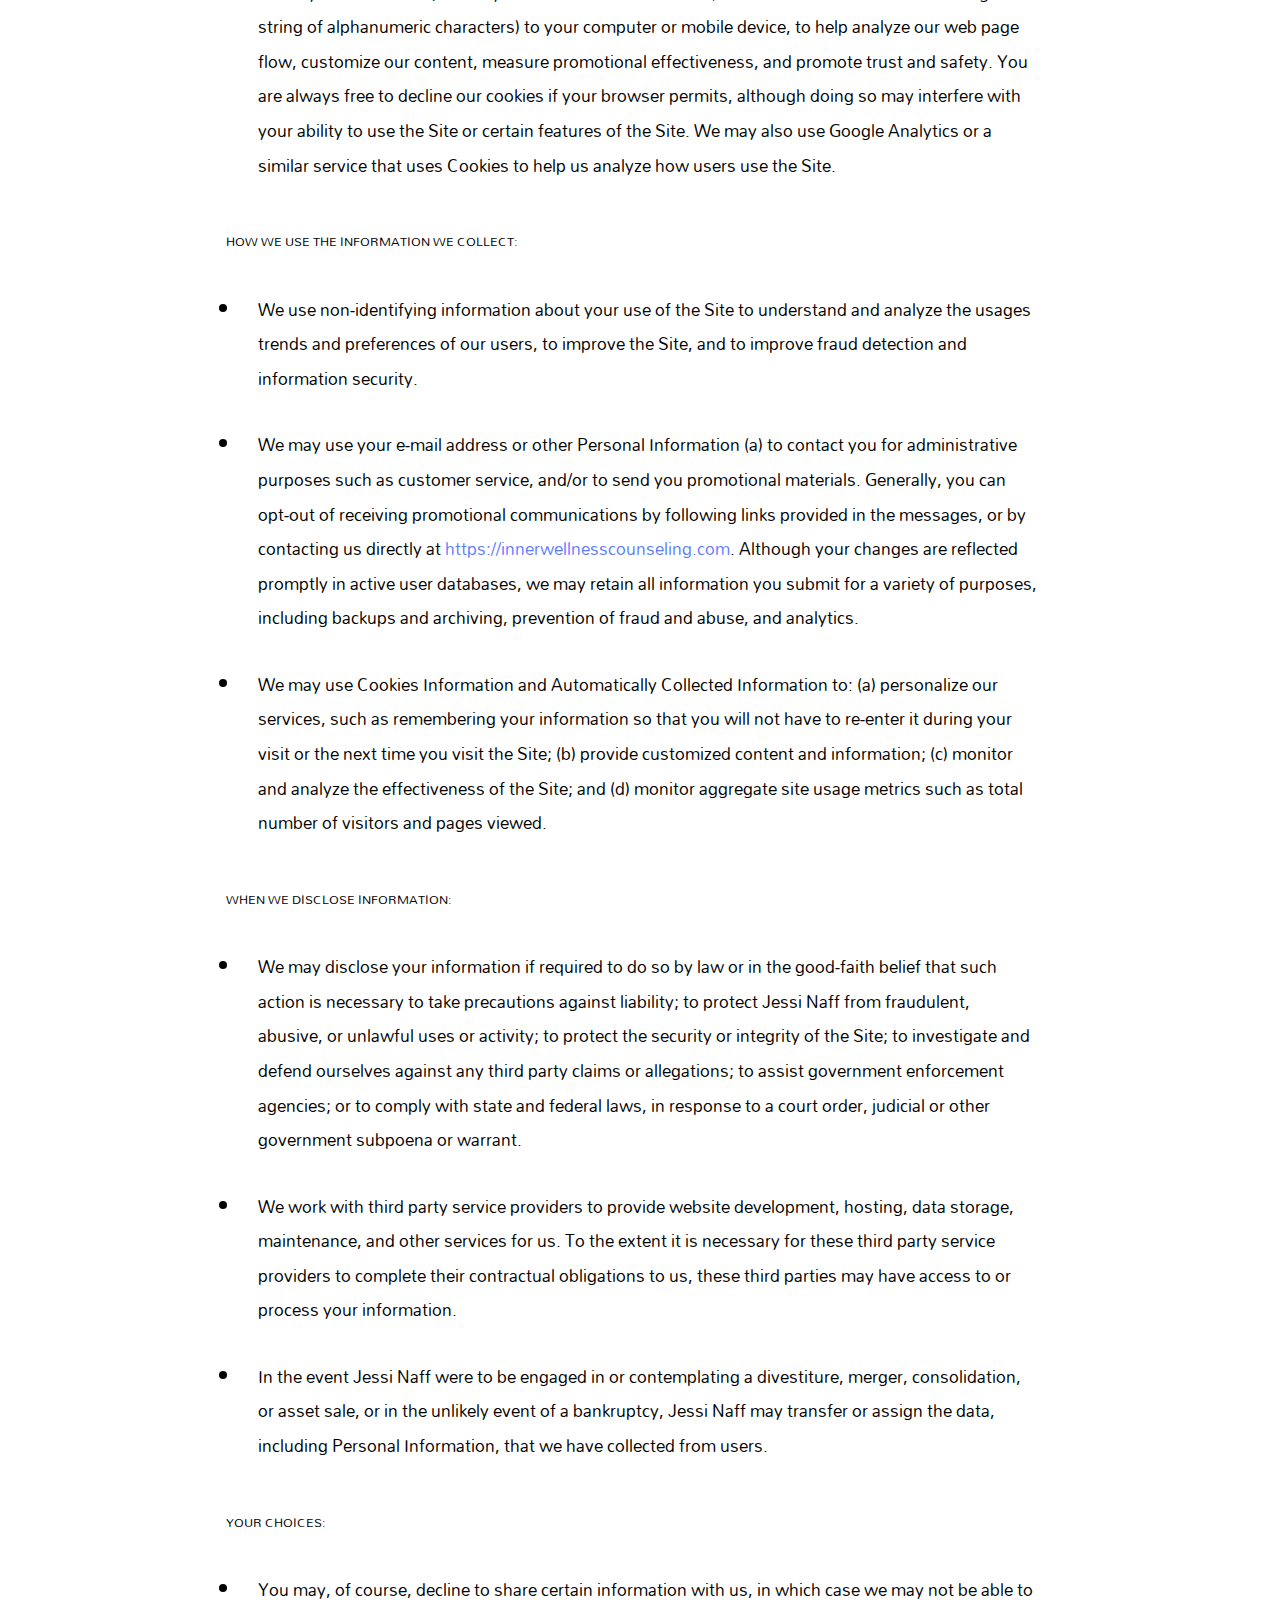
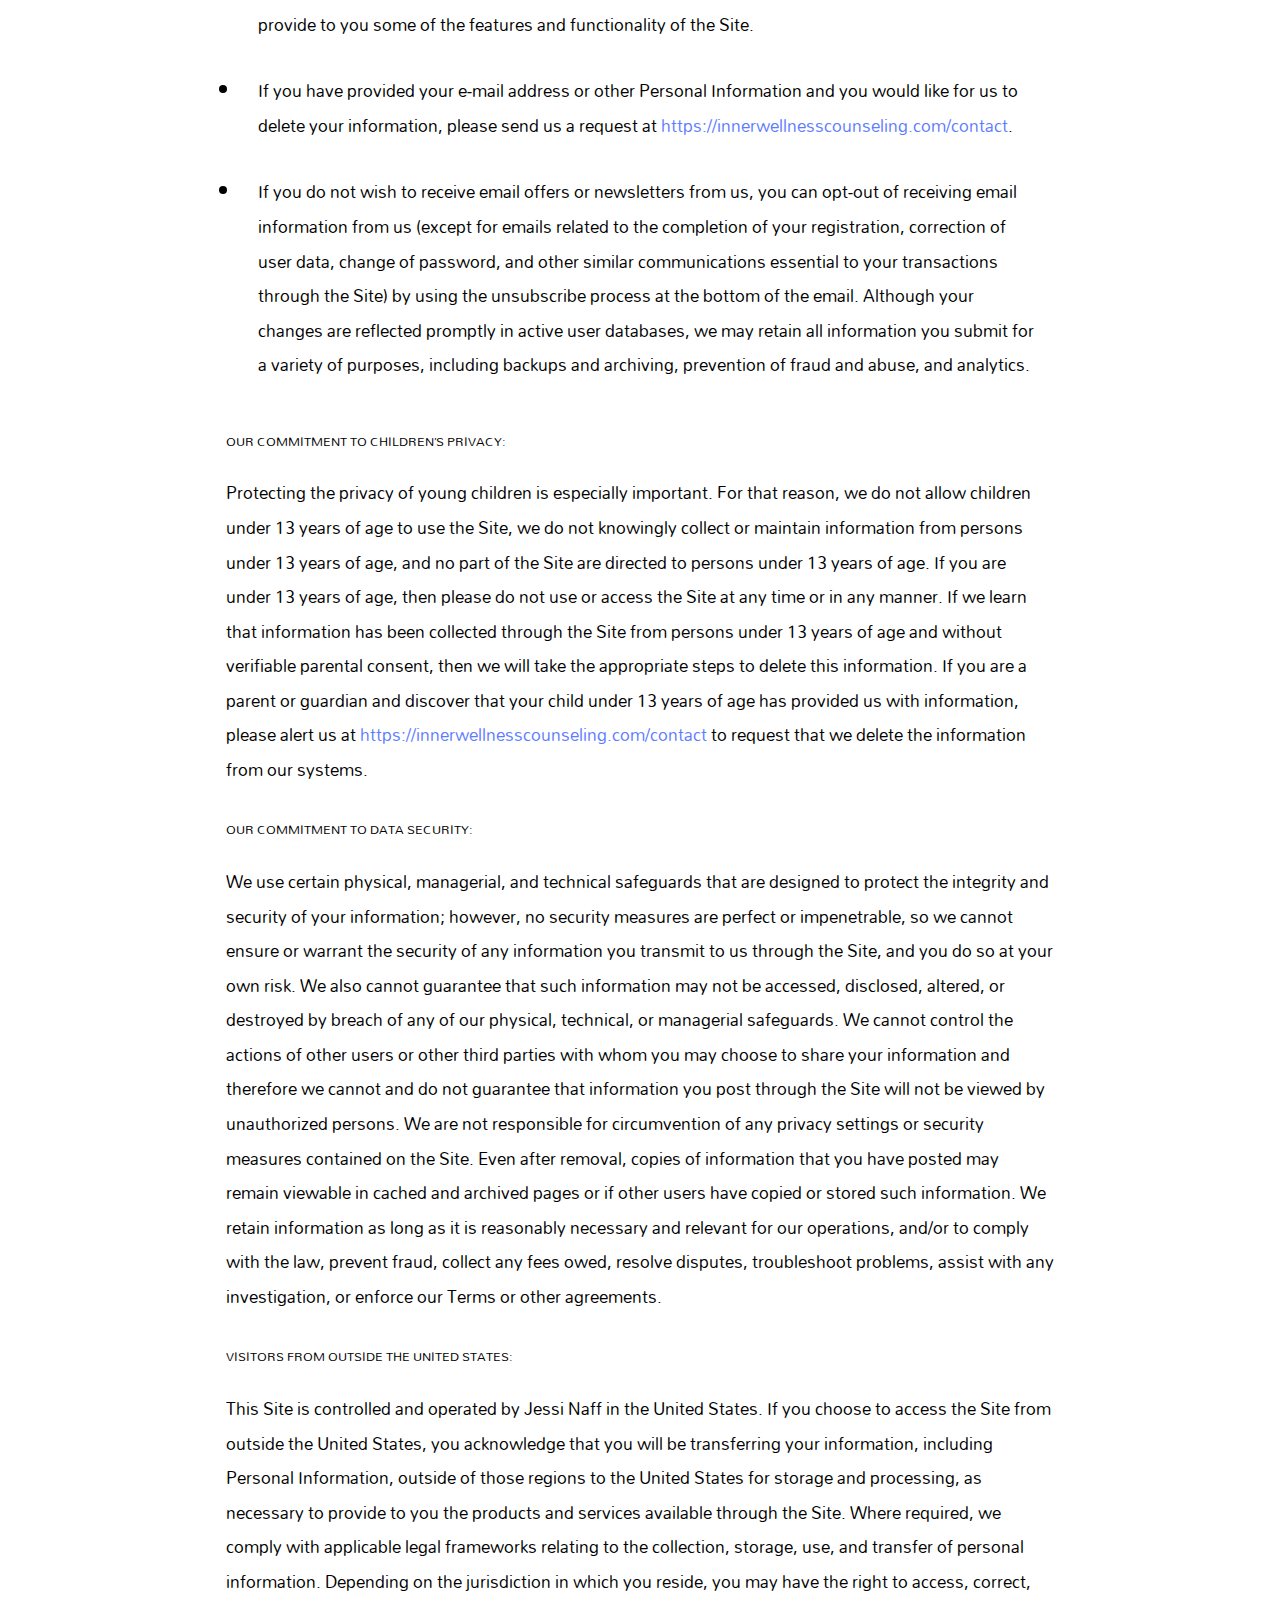
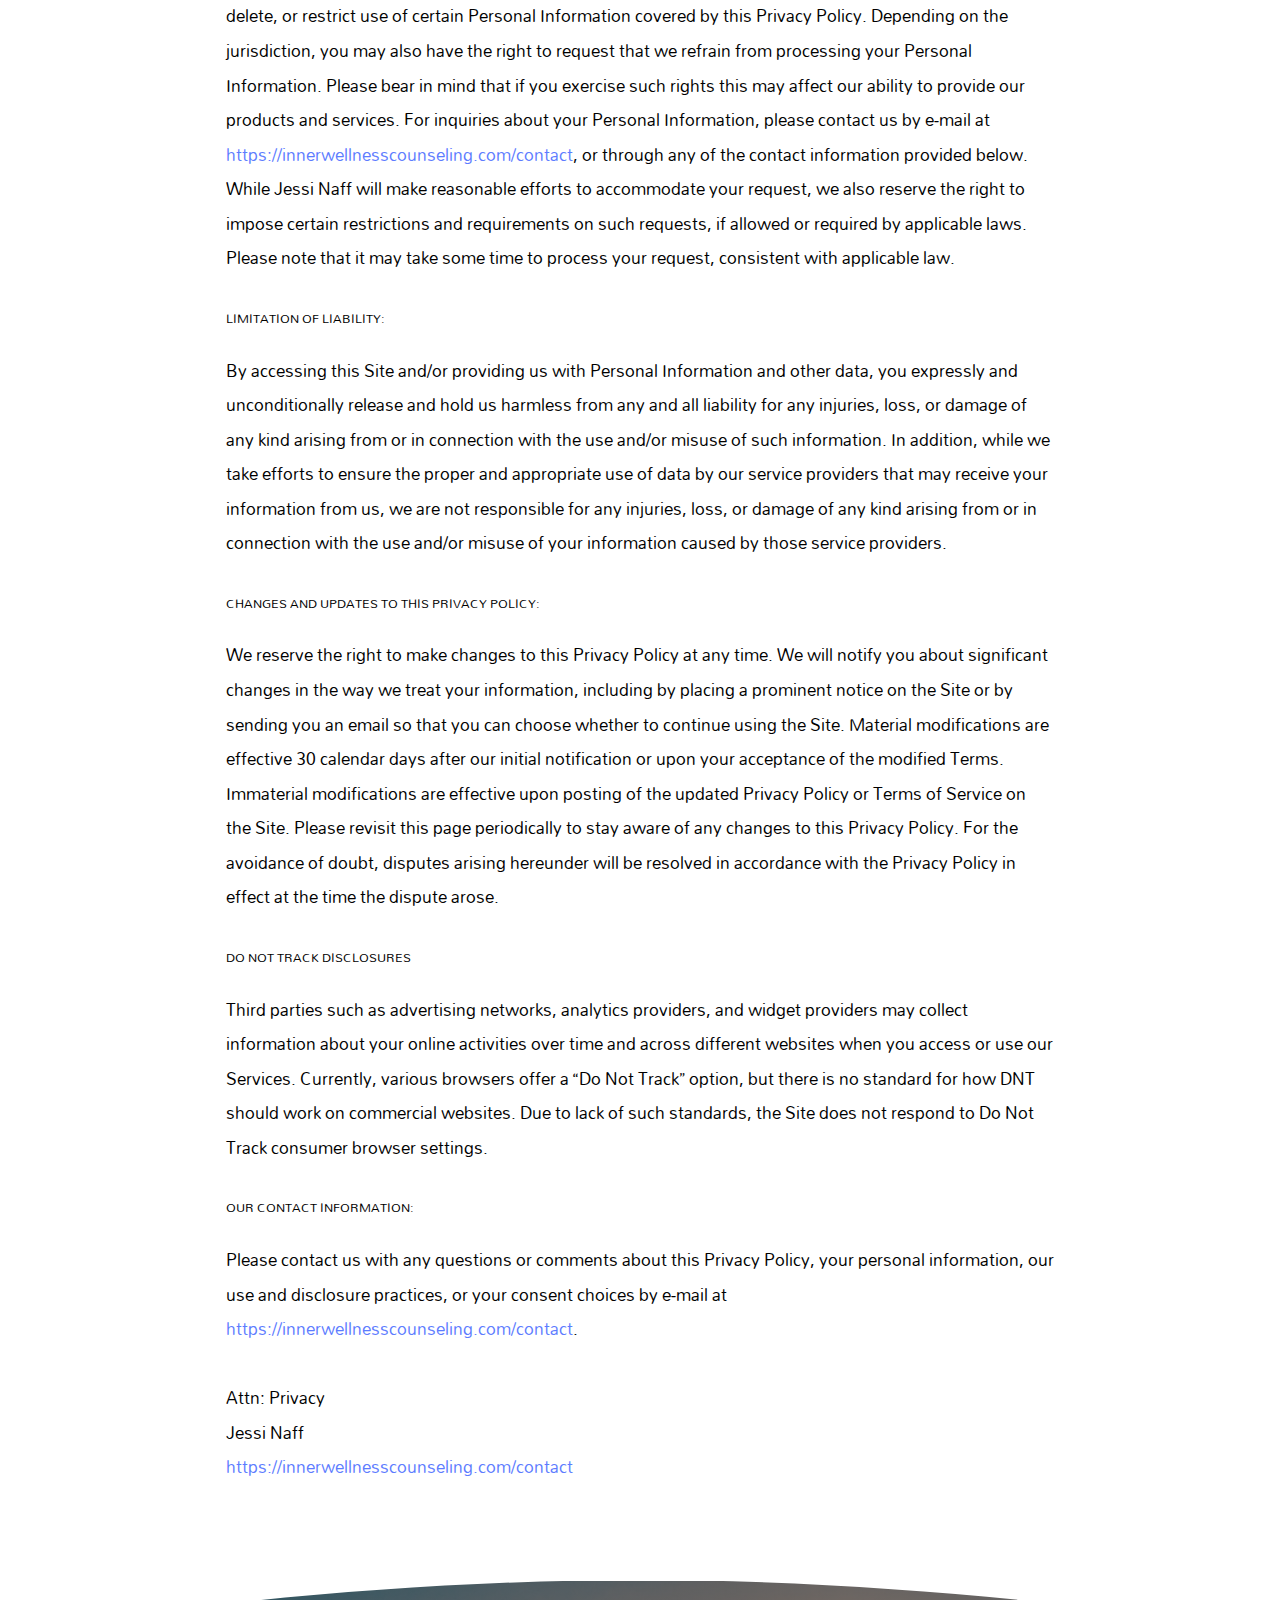
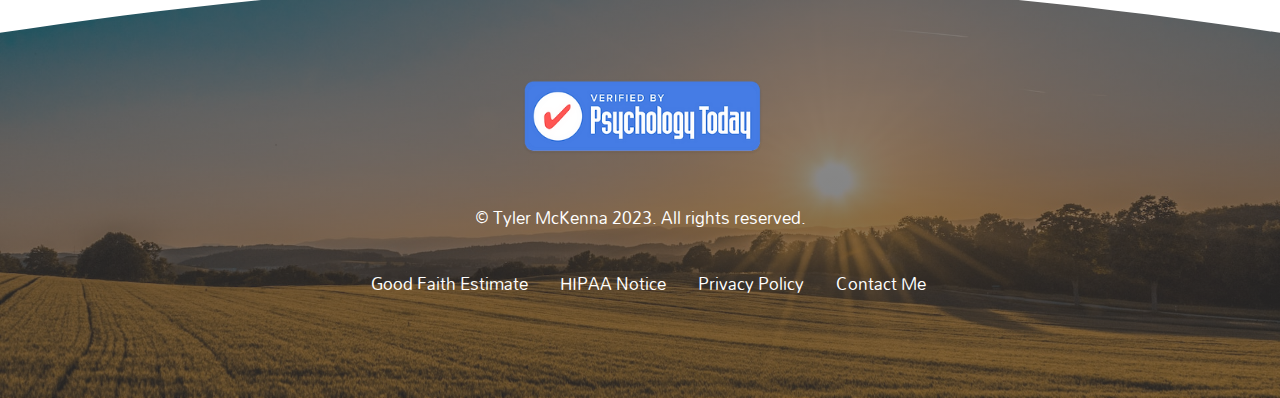
<file: privacy.html>
<!DOCTYPE html>
<!--
	Hyperbolic by Pixelarity
	pixelarity.com | hello@pixelarity.com
	License: pixelarity.com/license
-->
<html>
  <head>
    <title>Good Faith Estimate</title>
    <meta charset="utf-8" />
    <meta
      name="viewport"
      content="width=device-width, initial-scale=1, user-scalable=no"
    />
    <meta name="description" content="" />
    <meta name="keywords" content="" />
    <link rel="stylesheet" href="assets/css/main.css" />
    <link rel="icon" href="./images/icon2.png" />
  </head>
  <body class="is-preload">
    <!-- Wrapper -->
    <div id="wrapper">
      <!-- Header -->
      <section id="header">
        <!-- Logo -->
        <img class="header-icon" src="./assets/svg/icon.svg" />
        <a href="index.html" class="logo"
          ><strong>Jessi Naff | LMHC, BC-DMT</strong></a
        >

        <!-- Nav -->
        <nav id="nav">
          <ul>
            <li><a href="index.html">Home</a></li>
            <li>
              <a href="#" class="icon solid fa-angle-down">Information</a>
              <ul>
                <li>
                  <a href="#">Services</a>
                  <ul>
                    <li><a href="psychotherapy.html">Psychotherapy</a></li>
                    <li><a href="movement.html">Dance Movement</a></li>
                    <li>
                      <a href="licensure.html">Supervision/Consultation</a>
                    </li>
                  </ul>
                </li>
                <li><a href="faq.html">FAQ</a></li>
                <li><a href="insurance.html">Insurance</a></li>
                <li>
                  <a href="https://jessi-naff.clientsecure.me/" target="_blank"
                    >Existing Clients</a
                  >
                </li>
              </ul>
            </li>
            <li><a href="schedule.html">Consultation</a></li>
            <li><a href="contact.html">Contact Me</a></li>
          </ul>
        </nav>
      </section>

      <!-- Section -->
      <section class="wrapper style1">
        <div class="inner">
          <header class="major special">
            <h1>Privacy Policy</h1>
          </header>
          <div class="faith-list">
            <span class="image fit"
              ><img src="images/privacy.jpg" alt=""
            /></span>
            <hr />
            <p>
              This Privacy Policy applies to your access and use of all products
              and services that are made available through the Inner Wellness
              website, located at
              <a href="https://innerwellnesscounseling.com"
                >https://innerwellnesscounseling.com</a
              >
              (the “Site”), and is incorporated into and is subject to the Inner
              Wellness Terms of Use (the “Terms”). Capitalized terms that are
              not defined in the Privacy Policy have the meaning given to them
              in the Terms. This Privacy Policy only applies to information
              collected on the Site and is not intended to fully describe the
              privacy policies of Jessi Naff and Inner Wellness Counseling. It
              describes the information that we gather from you, how we use and
              disclose your information, and the steps we take to protect your
              information. By using the Site, you consent to the privacy
              practices described in this Policy.
            </p>
            <h5><strong>The information that we collect:</strong></h5>
            <ul>
              <h5><strong>Personal Information</strong></h5>
              <li>
                Generally, you can visit the Site without telling us who you are
                or revealing any Personal Information (when we use the term
                “Personal Information,” we mean information that can be
                associated with a specific person and can be used to identify
                that person, such as name, e-mail address, mailing address,
                mobile phone number, age, gender, date of birth, as well as
                additional sensitive information such as your social security
                number, financial information, financial account information,
                and other similar types of information). If you do provide us
                with Personal Information, we will store and use that
                information in accordance with this Policy. For example, you may
                provide us with Personal Information when you fill out forms or
                fields on the Site and when you contact us or request
                information about us, this Site and our products or services
                (whether by email or other means).
              </li>
              <br />
              <h5><strong>Cookies Information</strong></h5>
              <li>
                When you use the Site, we may send one or more Cookies (which
                are small text files containing a string of alphanumeric
                characters) to your computer or mobile device, to help analyze
                our web page flow, customize our content, measure promotional
                effectiveness, and promote trust and safety. You are always free
                to decline our cookies if your browser permits, although doing
                so may interfere with your ability to use the Site or certain
                features of the Site. We may also use Google Analytics or a
                similar service that uses Cookies to help us analyze how users
                use the Site.
              </li>
            </ul>
            <h5><strong>How we use the information we collect:</strong></h5>
            <ul>
              <li>
                We use non-identifying information about your use of the Site to
                understand and analyze the usages trends and preferences of our
                users, to improve the Site, and to improve fraud detection and
                information security.
              </li>
              <li>
                We may use your e-mail address or other Personal Information (a)
                to contact you for administrative purposes such as customer
                service, and/or to send you promotional materials. Generally,
                you can opt-out of receiving promotional communications by
                following links provided in the messages, or by contacting us
                directly at
                <a href="https://innerwellnesscounseling.com"
                  >https://innerwellnesscounseling.com</a
                >. Although your changes are reflected promptly in active user
                databases, we may retain all information you submit for a
                variety of purposes, including backups and archiving, prevention
                of fraud and abuse, and analytics.
              </li>
              <li>
                We may use Cookies Information and Automatically Collected
                Information to: (a) personalize our services, such as
                remembering your information so that you will not have to
                re-enter it during your visit or the next time you visit the
                Site; (b) provide customized content and information; (c)
                monitor and analyze the effectiveness of the Site; and (d)
                monitor aggregate site usage metrics such as total number of
                visitors and pages viewed.
              </li>
            </ul>
            <h5><strong>When we disclose information: </strong></h5>
            <ul>
              <li>
                We may disclose your information if required to do so by law or
                in the good-faith belief that such action is necessary to take
                precautions against liability; to protect Jessi Naff from
                fraudulent, abusive, or unlawful uses or activity; to protect
                the security or integrity of the Site; to investigate and defend
                ourselves against any third party claims or allegations; to
                assist government enforcement agencies; or to comply with state
                and federal laws, in response to a court order, judicial or
                other government subpoena or warrant.
              </li>
              <li>
                We work with third party service providers to provide website
                development, hosting, data storage, maintenance, and other
                services for us. To the extent it is necessary for these third
                party service providers to complete their contractual
                obligations to us, these third parties may have access to or
                process your information.
              </li>
              <li>
                In the event Jessi Naff were to be engaged in or contemplating a
                divestiture, merger, consolidation, or asset sale, or in the
                unlikely event of a bankruptcy, Jessi Naff may transfer or
                assign the data, including Personal Information, that we have
                collected from users.
              </li>
            </ul>
            <h5><strong>Your Choices:</strong></h5>
            <ul>
              <li>
                You may, of course, decline to share certain information with
                us, in which case we may not be able to provide to you some of
                the features and functionality of the Site.
              </li>
              <li>
                If you have provided your e-mail address or other Personal
                Information and you would like for us to delete your
                information, please send us a request at
                <a href="contact.html"
                  >https://innerwellnesscounseling.com/contact</a
                >.
              </li>
              <li>
                If you do not wish to receive email offers or newsletters from
                us, you can opt-out of receiving email information from us
                (except for emails related to the completion of your
                registration, correction of user data, change of password, and
                other similar communications essential to your transactions
                through the Site) by using the unsubscribe process at the bottom
                of the email. Although your changes are reflected promptly in
                active user databases, we may retain all information you submit
                for a variety of purposes, including backups and archiving,
                prevention of fraud and abuse, and analytics.
              </li>
            </ul>
            <h5><strong>Our Commitment to Children’s Privacy:</strong></h5>
            <p>
              Protecting the privacy of young children is especially important.
              For that reason, we do not allow children under 13 years of age to
              use the Site, we do not knowingly collect or maintain information
              from persons under 13 years of age, and no part of the Site are
              directed to persons under 13 years of age. If you are under 13
              years of age, then please do not use or access the Site at any
              time or in any manner. If we learn that information has been
              collected through the Site from persons under 13 years of age and
              without verifiable parental consent, then we will take the
              appropriate steps to delete this information. If you are a parent
              or guardian and discover that your child under 13 years of age has
              provided us with information, please alert us at
              <a href="contact.html"
                >https://innerwellnesscounseling.com/contact</a
              >
              to request that we delete the information from our systems.
            </p>
            <h5><strong>Our Commitment to Data Security:</strong></h5>
            <p>
              We use certain physical, managerial, and technical safeguards that
              are designed to protect the integrity and security of your
              information; however, no security measures are perfect or
              impenetrable, so we cannot ensure or warrant the security of any
              information you transmit to us through the Site, and you do so at
              your own risk. We also cannot guarantee that such information may
              not be accessed, disclosed, altered, or destroyed by breach of any
              of our physical, technical, or managerial safeguards. We cannot
              control the actions of other users or other third parties with
              whom you may choose to share your information and therefore we
              cannot and do not guarantee that information you post through the
              Site will not be viewed by unauthorized persons. We are not
              responsible for circumvention of any privacy settings or security
              measures contained on the Site. Even after removal, copies of
              information that you have posted may remain viewable in cached and
              archived pages or if other users have copied or stored such
              information. We retain information as long as it is reasonably
              necessary and relevant for our operations, and/or to comply with
              the law, prevent fraud, collect any fees owed, resolve disputes,
              troubleshoot problems, assist with any investigation, or enforce
              our Terms or other agreements.
            </p>
            <h5><strong>Visitors from Outside the United States:</strong></h5>
            <p>
              This Site is controlled and operated by Jessi Naff in the United
              States. If you choose to access the Site from outside the United
              States, you acknowledge that you will be transferring your
              information, including Personal Information, outside of those
              regions to the United States for storage and processing, as
              necessary to provide to you the products and services available
              through the Site. Where required, we comply with applicable legal
              frameworks relating to the collection, storage, use, and transfer
              of personal information. Depending on the jurisdiction in which
              you reside, you may have the right to access, correct, delete, or
              restrict use of certain Personal Information covered by this
              Privacy Policy. Depending on the jurisdiction, you may also have
              the right to request that we refrain from processing your Personal
              Information. Please bear in mind that if you exercise such rights
              this may affect our ability to provide our products and services.
              For inquiries about your Personal Information, please contact us
              by e-mail at
              <a href="contact.html"
                >https://innerwellnesscounseling.com/contact</a
              >, or through any of the contact information provided below. While
              Jessi Naff will make reasonable efforts to accommodate your
              request, we also reserve the right to impose certain restrictions
              and requirements on such requests, if allowed or required by
              applicable laws. Please note that it may take some time to process
              your request, consistent with applicable law.
            </p>
            <h5><strong>Limitation of Liability:</strong></h5>
            <p>
              By accessing this Site and/or providing us with Personal
              Information and other data, you expressly and unconditionally
              release and hold us harmless from any and all liability for any
              injuries, loss, or damage of any kind arising from or in
              connection with the use and/or misuse of such information. In
              addition, while we take efforts to ensure the proper and
              appropriate use of data by our service providers that may receive
              your information from us, we are not responsible for any injuries,
              loss, or damage of any kind arising from or in connection with the
              use and/or misuse of your information caused by those service
              providers.
            </p>
            <h5>
              <strong>Changes and Updates to this Privacy Policy:</strong>
            </h5>
            <p>
              We reserve the right to make changes to this Privacy Policy at any
              time. We will notify you about significant changes in the way we
              treat your information, including by placing a prominent notice on
              the Site or by sending you an email so that you can choose whether
              to continue using the Site. Material modifications are effective
              30 calendar days after our initial notification or upon your
              acceptance of the modified Terms. Immaterial modifications are
              effective upon posting of the updated Privacy Policy or Terms of
              Service on the Site. Please revisit this page periodically to stay
              aware of any changes to this Privacy Policy. For the avoidance of
              doubt, disputes arising hereunder will be resolved in accordance
              with the Privacy Policy in effect at the time the dispute arose.
            </p>
            <h5><strong>Do Not Track Disclosures</strong></h5>
            <p>
              Third parties such as advertising networks, analytics providers,
              and widget providers may collect information about your online
              activities over time and across different websites when you access
              or use our Services. Currently, various browsers offer a “Do Not
              Track” option, but there is no standard for how DNT should work on
              commercial websites. Due to lack of such standards, the Site does
              not respond to Do Not Track consumer browser settings.
            </p>
            <h5>
              <strong>Our Contact Information:</strong>
            </h5>
            <p>
              Please contact us with any questions or comments about this
              Privacy Policy, your personal information, our use and disclosure
              practices, or your consent choices by e-mail at
              <a href="contact.html"
                >https://innerwellnesscounseling.com/contact</a
              >.
              <br />
              <br />
              Attn: Privacy <br />Jessi Naff<br />

              <a href="https://innerwellnesscounseling.com/contact.html"
                >https://innerwellnesscounseling.com/contact</a
              >
            </p>
          </div>
        </div>
      </section>

      <!-- Footer -->
      <section id="footer">
        <div class="row aln-center">
          <ul class="footer-icons">
            <li>
              <a
                href="https://www.psychologytoday.com/us/therapists/jessi-naff-boston-ma/808076?preview=1&return_to=https%3A%2F%2Fmember.psychologytoday.com%2Fus%2Fhome&_ga=2.241000512.2104790972.1675455153-1103909098.1675455153"
                target="_blank"
                ><img
                  class="footer-image"
                  src="./images/Psychology-Today-Verified.png"
                  alt="Psychology Today"
              /></a>
            </li>
            <!-- <li>
              <a href="#"
                ><img
                  class="footer-image den"
                  src="./images/therapyden-web-badge.png"
                  alt="Therapy Den"
              /></a>
            </li> -->
            <!-- <li>
              <a href="#"
                ><img
                  class="footer-image zen"
                  src="./images/therapist_turquoise.png"
                  alt="Zencare"
              /></a>
            </li> -->
          </ul>
        </div>
        <p class="copyright">&copy; Tyler McKenna 2023. All rights reserved.</p>
        <ul class="footer-icons">
          <a href="goodfaith.html">Good Faith Estimate</a>
          <a href="hipaa.html">HIPAA Notice</a>
          <a href="privacy.html">Privacy Policy</a>
          <a href="contact.html">Contact Me</a>
        </ul>
      </section>
    </div>

    <!-- Scripts -->
    <script src="assets/js/jquery.min.js"></script>
    <script src="assets/js/jquery.dropotron.min.js"></script>
    <script src="assets/js/jquery.scrollex.min.js"></script>
    <script src="assets/js/jquery.scrolly.min.js"></script>
    <script src="assets/js/browser.min.js"></script>
    <script src="assets/js/breakpoints.min.js"></script>
    <script src="assets/js/util.js"></script>
    <script src="assets/js/main.js"></script>
  </body>
</html>
</file>
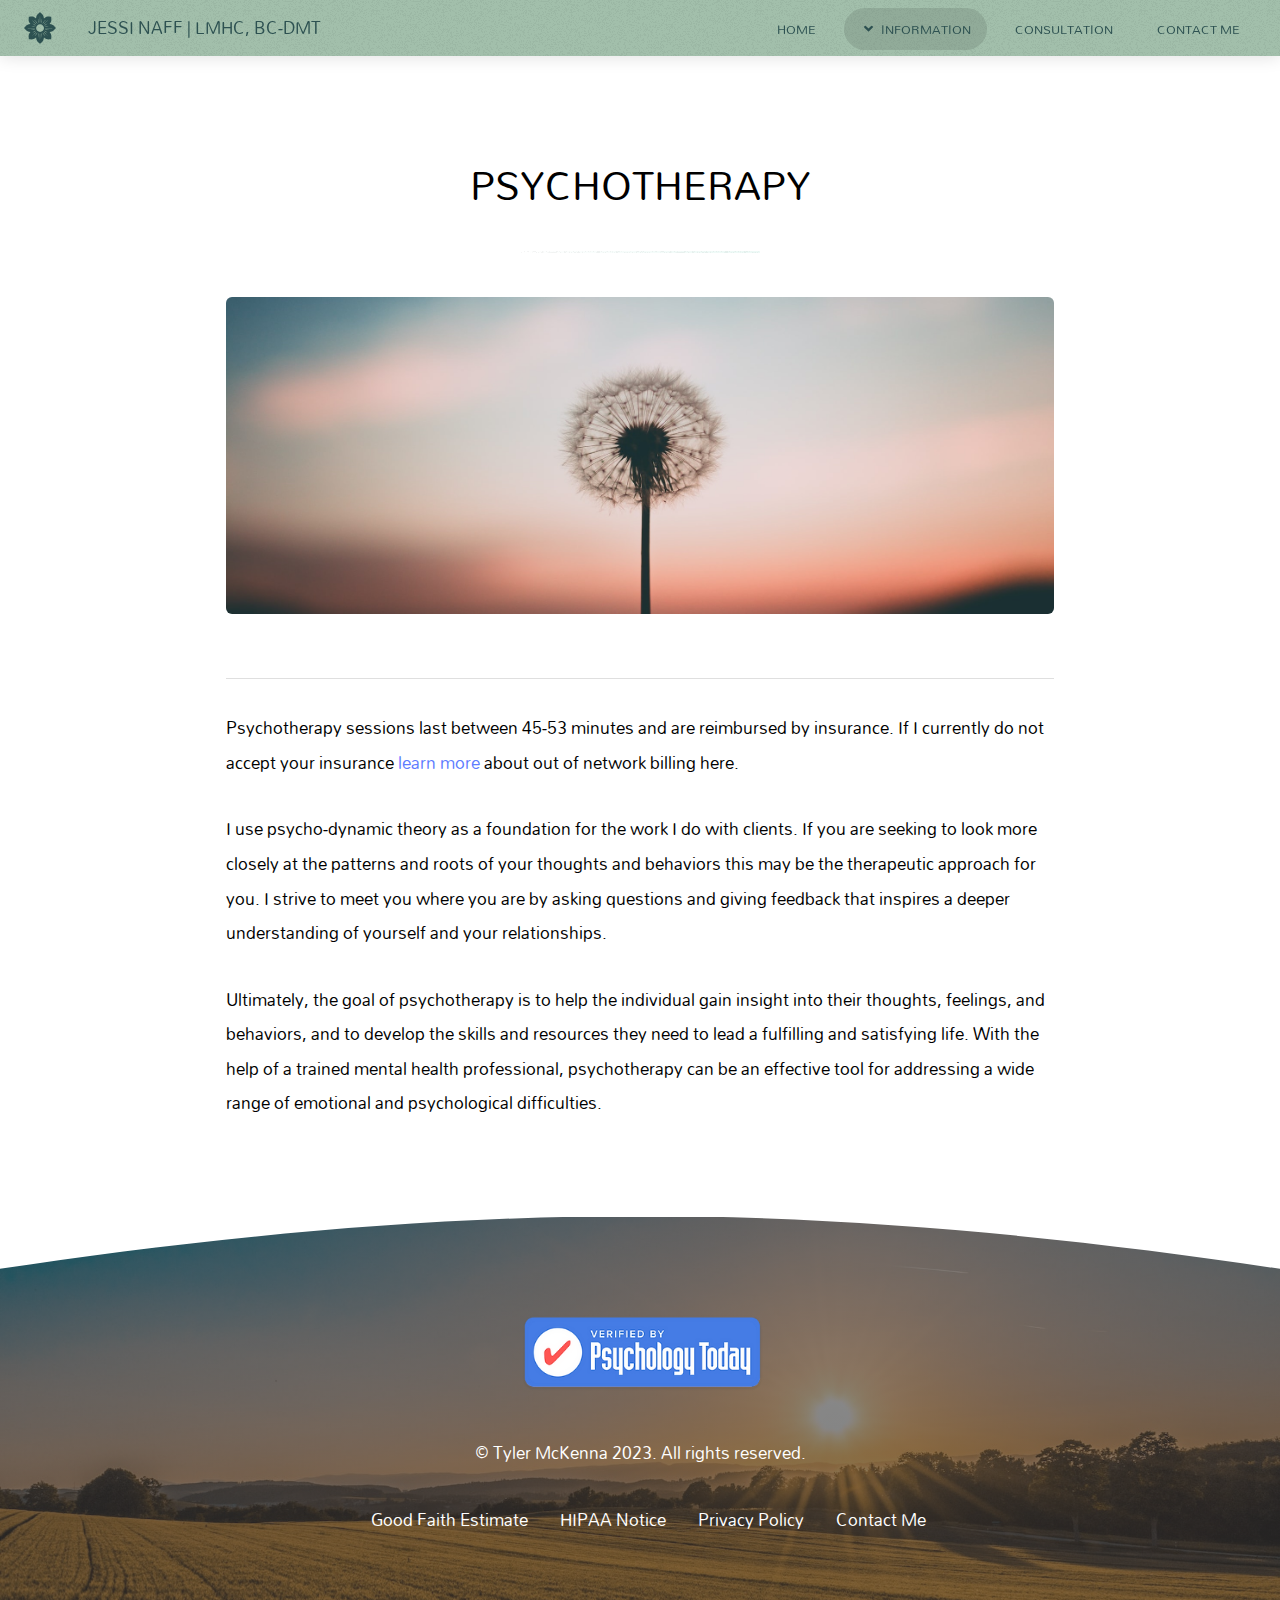
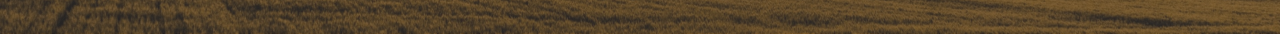
<file: psychotherapy.html>
<!DOCTYPE html>
<!--
	Hyperbolic by Pixelarity
	pixelarity.com | hello@pixelarity.com
	License: pixelarity.com/license
-->
<html>
  <head>
    <title>Psychotherapy</title>
    <meta charset="utf-8" />
    <meta
      name="viewport"
      content="width=device-width, initial-scale=1, user-scalable=no"
    />
    <meta name="description" content="" />
    <meta name="keywords" content="" />
    <link rel="stylesheet" href="assets/css/main.css" />
    <link rel="icon" href="./images/icon2.png" />
  </head>
  <body class="is-preload">
    <!-- Wrapper -->
    <div id="wrapper">
      <!-- Header -->
      <section id="header">
        <!-- Logo -->
        <img class="header-icon" src="./assets/svg/icon.svg" />
        <a href="index.html" class="logo"
          ><strong>Jessi Naff | LMHC, BC-DMT</strong></a
        >

        <!-- Nav -->
        <nav id="nav">
          <ul>
            <li><a href="index.html">Home</a></li>
            <li class="current">
              <a href="#" class="icon solid fa-angle-down">Information</a>
              <ul>
                <li>
                  <a href="#">Services</a>
                  <ul>
                    <li><a href="psychotherapy.html">Psychotherapy</a></li>
                    <li><a href="movement.html">Dance Movement</a></li>
                    <li>
                      <a href="licensure.html">Supervision/Consultation</a>
                    </li>
                  </ul>
                </li>
                <li><a href="faq.html">FAQ</a></li>
                <li><a href="insurance.html">Insurance</a></li>
                <li>
                  <a href="https://jessi-naff.clientsecure.me/" target="_blank"
                    >Existing Clients</a
                  >
                </li>
              </ul>
            </li>
            <li><a href="schedule.html">Consultation</a></li>
            <li><a href="contact.html">Contact Me</a></li>
          </ul>
        </nav>
      </section>

      <!-- Section -->
      <section class="wrapper style1">
        <div class="inner">
          <header class="major special">
            <h1>Psychotherapy</h1>
          </header>
          <div class="faith-list">
            <span class="image fit"
              ><img src="images/psychotherapy.jpg" alt=""
            /></span>
            <hr />
            <p>
              Psychotherapy sessions last between 45-53 minutes and are
              reimbursed by insurance. If I currently do not accept your
              insurance <a href="insurance.html">learn more</a> about out of
              network billing here.
            </p>
            <p>
              I use psycho-dynamic theory as a foundation for the work I do with
              clients. If you are seeking to look more closely at the patterns
              and roots of your thoughts and behaviors this may be the
              therapeutic approach for you. I strive to meet you where you are
              by asking questions and giving feedback that inspires a deeper
              understanding of yourself and your relationships.
            </p>
            <p>
              Ultimately, the goal of psychotherapy is to help the individual
              gain insight into their thoughts, feelings, and behaviors, and to
              develop the skills and resources they need to lead a fulfilling
              and satisfying life. With the help of a trained mental health
              professional, psychotherapy can be an effective tool for
              addressing a wide range of emotional and psychological
              difficulties.
            </p>
          </div>
        </div>
      </section>

      <!-- Footer -->
      <section id="footer">
        <div class="row aln-center">
          <ul class="footer-icons">
            <li>
              <a
                href="https://www.psychologytoday.com/us/therapists/jessi-naff-boston-ma/808076?preview=1&return_to=https%3A%2F%2Fmember.psychologytoday.com%2Fus%2Fhome&_ga=2.241000512.2104790972.1675455153-1103909098.1675455153"
                target="_blank"
                ><img
                  class="footer-image"
                  src="./images/Psychology-Today-Verified.png"
                  alt="Psychology Today"
              /></a>
            </li>
            <!-- <li>
              <a href="#"
                ><img
                  class="footer-image den"
                  src="./images/therapyden-web-badge.png"
                  alt="Therapy Den"
              /></a>
            </li> -->
            <!-- <li>
              <a href="#"
                ><img
                  class="footer-image zen"
                  src="./images/therapist_turquoise.png"
                  alt="Zencare"
              /></a>
            </li> -->
          </ul>
        </div>
        <p class="copyright">&copy; Tyler McKenna 2023. All rights reserved.</p>
        <ul class="footer-icons">
          <a href="goodfaith.html">Good Faith Estimate</a>
          <a href="hipaa.html">HIPAA Notice</a>
          <a href="privacy.html">Privacy Policy</a>
          <a href="contact.html">Contact Me</a>
        </ul>
      </section>
    </div>

    <!-- Scripts -->
    <script src="assets/js/jquery.min.js"></script>
    <script src="assets/js/jquery.dropotron.min.js"></script>
    <script src="assets/js/jquery.scrollex.min.js"></script>
    <script src="assets/js/jquery.scrolly.min.js"></script>
    <script src="assets/js/browser.min.js"></script>
    <script src="assets/js/breakpoints.min.js"></script>
    <script src="assets/js/util.js"></script>
    <script src="assets/js/main.js"></script>
  </body>
</html>
</file>
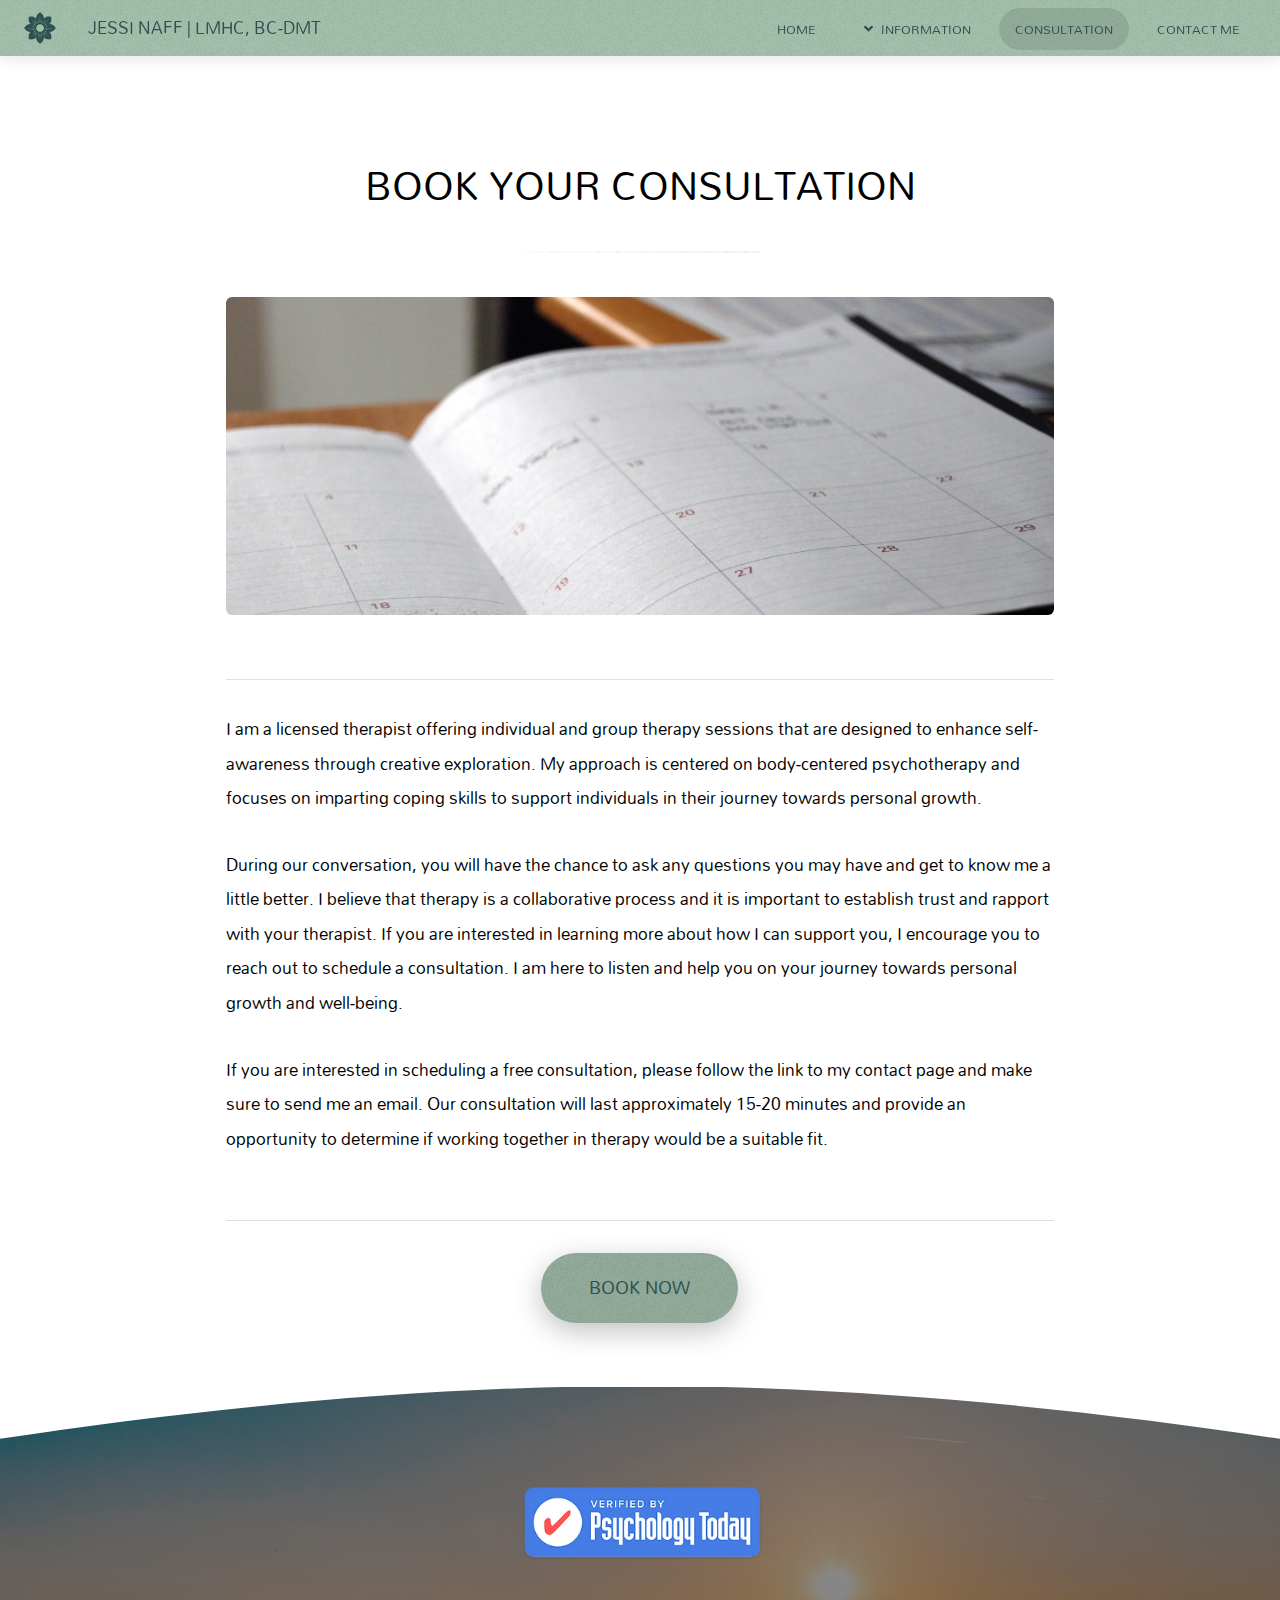
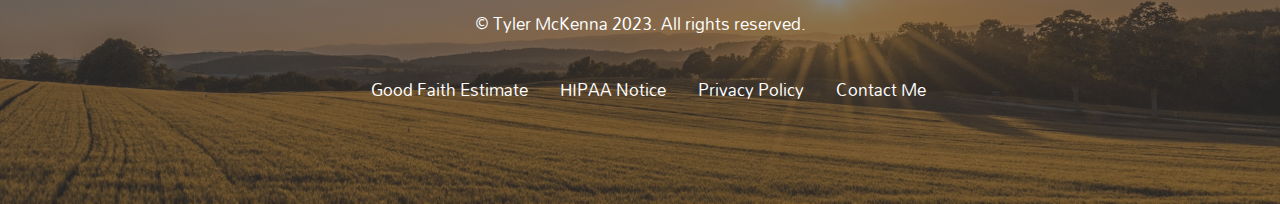
<file: schedule.html>
<!DOCTYPE html>
<!--
	Hyperbolic by Pixelarity
	pixelarity.com | hello@pixelarity.com
	License: pixelarity.com/license
-->
<html>
  <head>
    <title>Consultation</title>
    <meta charset="utf-8" />
    <meta
      name="viewport"
      content="width=device-width, initial-scale=1, user-scalable=no"
    />
    <meta name="description" content="" />
    <meta name="keywords" content="" />
    <link rel="stylesheet" href="assets/css/main.css" />
    <link rel="icon" href="./images/icon2.png" />
  </head>
  <body class="is-preload">
    <!-- Wrapper -->
    <div id="wrapper">
      <!-- Header -->
      <section id="header">
        <!-- Logo -->
        <img class="header-icon" src="./assets/svg/icon.svg" />
        <a href="index.html" class="logo"
          ><strong>Jessi Naff | LMHC, BC-DMT</strong></a
        >

        <!-- Nav -->
        <nav id="nav">
          <ul>
            <li><a href="index.html">Home</a></li>
            <li>
              <a href="#" class="icon solid fa-angle-down">Information</a>
              <ul>
                <li>
                  <a href="#">Services</a>
                  <ul>
                    <li><a href="psychotherapy.html">Psychotherapy</a></li>
                    <li><a href="movement.html">Dance Movement</a></li>
                    <li>
                      <a href="licensure.html">Supervision/Consultation</a>
                    </li>
                  </ul>
                </li>
                <li><a href="faq.html">FAQ</a></li>
                <li><a href="insurance.html">Insurance</a></li>
                <li>
                  <a href="https://jessi-naff.clientsecure.me/" target="_blank"
                    >Existing Clients</a
                  >
                </li>
              </ul>
            </li>
            <li class="current"><a href="schedule.html">Consultation</a></li>
            <li><a href="contact.html">Contact Me</a></li>
          </ul>
        </nav>
      </section>

      <!-- Section -->
      <section class="wrapper style1">
        <div class="inner">
          <header class="major special">
            <h1>Book your consultation</h1>
          </header>
          <div class="faith-list">
            <div class="image fit">
              <img src="images/schedule.jpg" alt="" />
            </div>
            <hr />
            <p>
              I am a licensed therapist offering individual and group therapy
              sessions that are designed to enhance self-awareness through
              creative exploration. My approach is centered on body-centered
              psychotherapy and focuses on imparting coping skills to support
              individuals in their journey towards personal growth.
            </p>
            <p>
              During our conversation, you will have the chance to ask any
              questions you may have and get to know me a little better. I
              believe that therapy is a collaborative process and it is
              important to establish trust and rapport with your therapist. If
              you are interested in learning more about how I can support you, I
              encourage you to reach out to schedule a consultation. I am here
              to listen and help you on your journey towards personal growth and
              well-being.
            </p>
            <p>
              If you are interested in scheduling a free consultation, please
              follow the link to my contact page and make sure to send me an
              email. Our consultation will last approximately 15-20 minutes and
              provide an opportunity to determine if working together in therapy
              would be a suitable fit.
            </p>
            <hr />
            <div class="btn-center">
              <a href="contact.html" class="button primary large">Book Now</a>
            </div>
          </div>
        </div>
      </section>

      <!-- Footer -->
      <section id="footer">
        <div class="row aln-center">
          <ul class="footer-icons">
            <li>
              <a
                href="https://www.psychologytoday.com/us/therapists/jessi-naff-boston-ma/808076?preview=1&return_to=https%3A%2F%2Fmember.psychologytoday.com%2Fus%2Fhome&_ga=2.241000512.2104790972.1675455153-1103909098.1675455153"
                target="_blank"
                ><img
                  class="footer-image"
                  src="./images/Psychology-Today-Verified.png"
                  alt="Psychology Today"
              /></a>
            </li>
            <!-- <li>
              <a href="#"
                ><img
                  class="footer-image den"
                  src="./images/therapyden-web-badge.png"
                  alt="Therapy Den"
              /></a>
            </li> -->
            <!-- <li>
              <a href="#"
                ><img
                  class="footer-image zen"
                  src="./images/therapist_turquoise.png"
                  alt="Zencare"
              /></a>
            </li> -->
          </ul>
        </div>
        <p class="copyright">&copy; Tyler McKenna 2023. All rights reserved.</p>
        <ul class="footer-icons">
          <a href="goodfaith.html">Good Faith Estimate</a>
          <a href="hipaa.html">HIPAA Notice</a>
          <a href="privacy.html">Privacy Policy</a>
          <a href="contact.html">Contact Me</a>
        </ul>
      </section>
    </div>

    <!-- Scripts -->
    <script src="assets/js/jquery.min.js"></script>
    <script src="assets/js/jquery.dropotron.min.js"></script>
    <script src="assets/js/jquery.scrollex.min.js"></script>
    <script src="assets/js/jquery.scrolly.min.js"></script>
    <script src="assets/js/browser.min.js"></script>
    <script src="assets/js/breakpoints.min.js"></script>
    <script src="assets/js/util.js"></script>
    <script src="assets/js/main.js"></script>
  </body>
</html>
</file>
<file: assets/css/main.css>
@import url(fontawesome-all.min.css);
@import url('https://fonts.googleapis.com/css?family=IBM+Plex+Sans:200,200i,400,400i');
@import url('https://fonts.googleapis.com/css2?family=Mallanna&family=Red+Hat+Text:wght@500;600;700&display=swap');

/*
	Hyperbolic by Pixelarity
	pixelarity.com | hello@pixelarity.com
	License: pixelarity.com/license
*/

/* Colors */

:root {
  --main-color: rgb(238, 250, 247);
  --nav-color: rgb(162 191 171);
  --nav-selected: rgba(105, 126, 112, 0.309);
  --button-bright: rgb();
  --button-bright-alt: rgb();
  --button-dark: rgb(145 170 153);
  --button-dark-alt: rgb(195, 226, 205);
  --second-main-color: rgb(238 250 247);
  --secondary-color: #2d5151;
}

html,
body,
div,
span,
applet,
object,
iframe,
h1,
h2,
h3,
h4,
h5,
h6,
p,
blockquote,
pre,
a,
abbr,
acronym,
address,
big,
cite,
code,
del,
dfn,
em,
img,
ins,
kbd,
q,
s,
samp,
small,
strike,
strong,
sub,
sup,
tt,
var,
b,
u,
i,
center,
dl,
dt,
dd,
ol,
ul,
li,
fieldset,
form,
label,
legend,
table,
caption,
tbody,
tfoot,
thead,
tr,
th,
td,
article,
aside,
canvas,
details,
embed,
figure,
figcaption,
footer,
header,
hgroup,
menu,
nav,
output,
ruby,
section,
summary,
time,
mark,
audio,
video {
  margin: 0;
  padding: 0;
  border: 0;
  font-size: 100%;
  font: inherit;
  vertical-align: baseline;
}

article,
aside,
details,
figcaption,
figure,
footer,
header,
hgroup,
menu,
nav,
section {
  display: block;
}

body {
  line-height: 1;
}

ol,
ul {
  list-style: none;
}

blockquote,
q {
  quotes: none;
}

blockquote:before,
blockquote:after,
q:before,
q:after {
  content: '';
  content: none;
}

table {
  border-collapse: collapse;
  border-spacing: 0;
}

body {
  -webkit-text-size-adjust: none;
}

mark {
  background-color: transparent;
  color: inherit;
}

input::-moz-focus-inner {
  border: 0;
  padding: 0;
}

input,
select,
textarea {
  -moz-appearance: none;
  -webkit-appearance: none;
  -ms-appearance: none;
  appearance: none;
}

/* Basic */

@-ms-viewport {
  width: device-width;
}

body {
  -ms-overflow-style: scrollbar;
}

@media screen and (max-width: 480px) {
  html,
  body {
    min-width: 320px;
  }
}

html {
  box-sizing: border-box;
}

*,
*:before,
*:after {
  box-sizing: inherit;
}

body.is-preload *,
body.is-preload *:before,
body.is-preload *:after {
  -moz-animation: none !important;
  -webkit-animation: none !important;
  -ms-animation: none !important;
  animation: none !important;
  -moz-transition: none !important;
  -webkit-transition: none !important;
  -ms-transition: none !important;
  transition: none !important;
}

/* Typography */

html {
  font-size: 14pt;
}

@media screen and (max-width: 1680px) {
  html {
    font-size: 12pt;
  }
}

@media screen and (max-width: 736px) {
  html {
    font-size: 11pt;
  }
}

@media screen and (max-width: 360px) {
  html {
    font-size: 10pt;
  }
}

body {
  background-color: #333333;
  color: #000000;
}

body,
input,
select,
textarea {
  font-family: 'Mallanna', sans-serif;
  font-weight: 400;
  font-size: 1.2rem;
  line-height: 1.8;
}

a {
  -moz-transition: color 0.2s ease-in-out, border-bottom-color 0.2s ease-in-out;
  -webkit-transition: color 0.2s ease-in-out,
    border-bottom-color 0.2s ease-in-out;
  -ms-transition: color 0.2s ease-in-out, border-bottom-color 0.2s ease-in-out;
  transition: color 0.2s ease-in-out, border-bottom-color 0.2s ease-in-out;
  text-decoration: none;
}

a:hover {
  border-bottom-color: transparent;
}

strong,
b {
  font-weight: 400;
}

em,
i {
  font-style: italic;
}

p {
  margin: 0 0 2rem 0;
}

h1,
h2,
h3,
h4,
h5,
h6 {
  font-weight: 300;
  line-height: 1.5;
  margin: 0 0 1.5rem 0;
  text-transform: uppercase;
}

h1 a,
h2 a,
h3 a,
h4 a,
h5 a,
h6 a {
  color: inherit;
  text-decoration: none;
}

h1 {
  font-size: 3.25rem;
}

h2 {
  font-size: 2.5rem;
}

h3 {
  font-size: 1.75rem;
}

h4 {
  font-size: 1.25rem;
}

h5 {
  font-size: 0.9rem;
}

h6 {
  font-size: 0.7rem;
}

@media screen and (max-width: 1280px) {
  h1 {
    font-size: 2.75rem;
  }

  h2 {
    font-size: 2rem;
  }

  h3 {
    font-size: 1.5rem;
  }
}

@media screen and (max-width: 736px) {
  h1 {
    font-size: 2.25rem;
  }

  h2 {
    font-size: 1.5rem;
  }

  h3 {
    font-size: 1.25rem;
  }
}

sub {
  font-size: 0.8rem;
  position: relative;
  top: 0.5rem;
}

sup {
  font-size: 0.8rem;
  position: relative;
  top: -0.5rem;
}

blockquote {
  border-left: solid 0.5rem;
  font-style: italic;
  margin: 0 0 2rem 0;
  padding: 1rem 0 1rem 2rem;
}

code {
  border-radius: 6px;
  border: solid 1px;
  font-family: 'Courier New', monospace;
  font-size: 0.9rem;
  margin: 0 0.25rem;
  padding: 0.25rem 0.65rem;
}

pre {
  -webkit-overflow-scrolling: touch;
  font-family: 'Courier New', monospace;
  font-size: 0.9rem;
  margin: 0 0 2rem 0;
}

pre code {
  display: block;
  line-height: 1.75;
  padding: 1rem 1.5rem;
  overflow-x: auto;
}

hr {
  border: 0;
  border-bottom: solid 1px;
  margin: 2rem 0;
}

hr.major {
  margin: 4rem 0;
}

@media screen and (max-width: 736px) {
  hr.major {
    margin: 3rem 0;
  }
}

header.major h1,
header.major h2,
header.major h3,
header.major h4,
header.major h5,
header.major h6 {
  margin: 0 0 0.875em 0;
  padding-bottom: 0.875em;
}

header.major h1:after,
header.major h2:after,
header.major h3:after,
header.major h4:after,
header.major h5:after,
header.major h6:after {
  position: relative;
  top: 0.75em;
  content: '';
  height: 2px;
  display: block;
  width: 15rem;
}

header.major p {
  font-size: 1.25rem;
  margin: 0 0 6rem 0;
}

header.major.alt {
  margin-bottom: -3rem;
}

header.special {
  text-align: center;
}

header.special.major h1:after,
header.special.major h2:after,
header.special.major h3:after,
header.special.major h4:after,
header.special.major h5:after,
header.special.major h6:after {
  margin: 0 auto;
}

@media screen and (max-width: 1280px) {
  header.major p {
    margin: 0 0 4rem 0;
  }

  header.major.alt {
    margin-bottom: -1rem;
  }
}

@media screen and (max-width: 736px) {
  header.major p {
    font-size: 1rem;
    margin: 0 0 3rem 0;
  }

  header.major.alt {
    margin-bottom: -1rem;
  }
}

@media screen and (max-width: 480px) {
  header.major p br {
    display: none;
  }
}

input,
select,
textarea {
  color: #000000;
}

a {
  color: #5d7cff;
}

strong,
b {
  color: #000000;
}

h1,
h2,
h3,
h4,
h5,
h6 {
  color: #000000;
}

blockquote {
  border-left-color: rgba(0, 0, 0, 0.125);
}

code {
  background: rgba(0, 0, 0, 0.05);
  border-color: rgba(0, 0, 0, 0.125);
}

hr {
  border-bottom-color: rgba(0, 0, 0, 0.125);
}

header.major h1:after,
header.major h2:after,
header.major h3:after,
header.major h4:after,
header.major h5:after,
header.major h6:after {
  background-color: var(--main-pink);
  background-image: url('../../images/overlay.png'),
    linear-gradient(90deg, rgba(71, 151, 236, 0), var(--second-main-color) 90%);
  background-size: auto, auto;
  background-repeat: repeat, no-repeat;
}

/* Row */

.row {
  display: flex;
  flex-wrap: wrap;
  box-sizing: border-box;
  align-items: stretch;
}

.row > * {
  box-sizing: border-box;
}

.row.gtr-uniform > * > :last-child {
  margin-bottom: 0;
}

.row.aln-left {
  justify-content: flex-start;
}

.row.aln-center {
  justify-content: center;
}

.row.aln-right {
  justify-content: flex-end;
}

.row.aln-top {
  align-items: flex-start;
}

.row.aln-middle {
  align-items: center;
}

.row.aln-bottom {
  align-items: flex-end;
}

.row > .imp {
  order: -1;
}

.row > .col-1 {
  width: 8.33333%;
}

.row > .off-1 {
  margin-left: 8.33333%;
}

.row > .col-2 {
  width: 16.66667%;
}

.row > .off-2 {
  margin-left: 16.66667%;
}

.row > .col-3 {
  width: 25%;
}

.row > .off-3 {
  margin-left: 25%;
}

.row > .col-4 {
  width: 33.33333%;
}

.row > .off-4 {
  margin-left: 33.33333%;
}

.row > .col-5 {
  width: 41.66667%;
}

.row > .off-5 {
  margin-left: 41.66667%;
}

.row > .col-6 {
  width: 50%;
}

.row > .off-6 {
  margin-left: 50%;
}

.row > .col-7 {
  width: 58.33333%;
}

.row > .off-7 {
  margin-left: 58.33333%;
}

.row > .col-8 {
  width: 66.66667%;
}

.row > .off-8 {
  margin-left: 66.66667%;
}

.row > .col-9 {
  width: 75%;
}

.row > .off-9 {
  margin-left: 75%;
}

.row > .col-10 {
  width: 83.33333%;
}

.row > .off-10 {
  margin-left: 83.33333%;
}

.row > .col-11 {
  width: 91.66667%;
}

.row > .off-11 {
  margin-left: 91.66667%;
}

.row > .col-12 {
  width: 100%;
}

.row > .off-12 {
  margin-left: 100%;
}

.row.gtr-0 {
  margin-top: 0;
  margin-left: 0rem;
}

.row.gtr-0 > * {
  padding: 0 0 0 0rem;
}

.row.gtr-0.gtr-uniform {
  margin-top: 0rem;
}

.row.gtr-0.gtr-uniform > * {
  padding-top: 0rem;
}

.row.gtr-25 {
  margin-top: 0;
  margin-left: -0.5rem;
}

.row.gtr-25 > * {
  padding: 0 0 0 0.5rem;
}

.row.gtr-25.gtr-uniform {
  margin-top: -0.5rem;
}

.row.gtr-25.gtr-uniform > * {
  padding-top: 0.5rem;
}

.row.gtr-50 {
  margin-top: 0;
  margin-left: -1rem;
}

.row.gtr-50 > * {
  padding: 0 0 0 1rem;
}

.row.gtr-50.gtr-uniform {
  margin-top: -1rem;
}

.row.gtr-50.gtr-uniform > * {
  padding-top: 1rem;
}

.row {
  margin-top: 0;
  margin-left: -2rem;
}

.row > * {
  padding: 0 0 0 2rem;
}

.row.gtr-uniform {
  margin-top: -2rem;
}

.row.gtr-uniform > * {
  padding-top: 2rem;
}

.row.gtr-150 {
  margin-top: 0;
  margin-left: -3rem;
}

.row.gtr-150 > * {
  padding: 0 0 0 3rem;
}

.row.gtr-150.gtr-uniform {
  margin-top: -3rem;
}

.row.gtr-150.gtr-uniform > * {
  padding-top: 3rem;
}

.row.gtr-200 {
  margin-top: 0;
  margin-left: -4rem;
}

.row.gtr-200 > * {
  padding: 0 0 0 4rem;
}

.row.gtr-200.gtr-uniform {
  margin-top: -4rem;
}

.row.gtr-200.gtr-uniform > * {
  padding-top: 4rem;
}

@media screen and (max-width: 1680px) {
  .row {
    display: flex;
    flex-wrap: wrap;
    box-sizing: border-box;
    align-items: stretch;
  }

  .row > * {
    box-sizing: border-box;
  }

  .row.gtr-uniform > * > :last-child {
    margin-bottom: 0;
  }

  .row.aln-left {
    justify-content: flex-start;
  }

  .row.aln-center {
    justify-content: center;
  }

  .row.aln-right {
    justify-content: flex-end;
  }

  .row.aln-top {
    align-items: flex-start;
  }

  .row.aln-middle {
    align-items: center;
  }

  .row.aln-bottom {
    align-items: flex-end;
  }

  .row > .imp-xlarge {
    order: -1;
  }

  .row > .col-1-xlarge {
    width: 8.33333%;
  }

  .row > .off-1-xlarge {
    margin-left: 8.33333%;
  }

  .row > .col-2-xlarge {
    width: 16.66667%;
  }

  .row > .off-2-xlarge {
    margin-left: 16.66667%;
  }

  .row > .col-3-xlarge {
    width: 25%;
  }

  .row > .off-3-xlarge {
    margin-left: 25%;
  }

  .row > .col-4-xlarge {
    width: 33.33333%;
  }

  .row > .off-4-xlarge {
    margin-left: 33.33333%;
  }

  .row > .col-5-xlarge {
    width: 41.66667%;
  }

  .row > .off-5-xlarge {
    margin-left: 41.66667%;
  }

  .row > .col-6-xlarge {
    width: 50%;
  }

  .row > .off-6-xlarge {
    margin-left: 50%;
  }

  .row > .col-7-xlarge {
    width: 58.33333%;
  }

  .row > .off-7-xlarge {
    margin-left: 58.33333%;
  }

  .row > .col-8-xlarge {
    width: 66.66667%;
  }

  .row > .off-8-xlarge {
    margin-left: 66.66667%;
  }

  .row > .col-9-xlarge {
    width: 75%;
  }

  .row > .off-9-xlarge {
    margin-left: 75%;
  }

  .row > .col-10-xlarge {
    width: 83.33333%;
  }

  .row > .off-10-xlarge {
    margin-left: 83.33333%;
  }

  .row > .col-11-xlarge {
    width: 91.66667%;
  }

  .row > .off-11-xlarge {
    margin-left: 91.66667%;
  }

  .row > .col-12-xlarge {
    width: 100%;
  }

  .row > .off-12-xlarge {
    margin-left: 100%;
  }

  .row.gtr-0 {
    margin-top: 0;
    margin-left: 0rem;
  }

  .row.gtr-0 > * {
    padding: 0 0 0 0rem;
  }

  .row.gtr-0.gtr-uniform {
    margin-top: 0rem;
  }

  .row.gtr-0.gtr-uniform > * {
    padding-top: 0rem;
  }

  .row.gtr-25 {
    margin-top: 0;
    margin-left: -0.5rem;
  }

  .row.gtr-25 > * {
    padding: 0 0 0 0.5rem;
  }

  .row.gtr-25.gtr-uniform {
    margin-top: -0.5rem;
  }

  .row.gtr-25.gtr-uniform > * {
    padding-top: 0.5rem;
  }

  .row.gtr-50 {
    margin-top: 0;
    margin-left: -1rem;
  }

  .row.gtr-50 > * {
    padding: 0 0 0 1rem;
  }

  .row.gtr-50.gtr-uniform {
    margin-top: -1rem;
  }

  .row.gtr-50.gtr-uniform > * {
    padding-top: 1rem;
  }

  .row {
    margin-top: 0;
    margin-left: -2rem;
  }

  .row > * {
    padding: 0 0 0 2rem;
  }

  .row.gtr-uniform {
    margin-top: -2rem;
  }

  .row.gtr-uniform > * {
    padding-top: 2rem;
  }

  .row.gtr-150 {
    margin-top: 0;
    margin-left: -3rem;
  }

  .row.gtr-150 > * {
    padding: 0 0 0 3rem;
  }

  .row.gtr-150.gtr-uniform {
    margin-top: -3rem;
  }

  .row.gtr-150.gtr-uniform > * {
    padding-top: 3rem;
  }

  .row.gtr-200 {
    margin-top: 0;
    margin-left: -4rem;
  }

  .row.gtr-200 > * {
    padding: 0 0 0 4rem;
  }

  .row.gtr-200.gtr-uniform {
    margin-top: -4rem;
  }

  .row.gtr-200.gtr-uniform > * {
    padding-top: 4rem;
  }
}

@media screen and (max-width: 1280px) {
  .row {
    display: flex;
    flex-wrap: wrap;
    box-sizing: border-box;
    align-items: stretch;
  }

  .row > * {
    box-sizing: border-box;
  }

  .row.gtr-uniform > * > :last-child {
    margin-bottom: 0;
  }

  .row.aln-left {
    justify-content: flex-start;
  }

  .row.aln-center {
    justify-content: center;
  }

  .row.aln-right {
    justify-content: flex-end;
  }

  .row.aln-top {
    align-items: flex-start;
  }

  .row.aln-middle {
    align-items: center;
  }

  .row.aln-bottom {
    align-items: flex-end;
  }

  .row > .imp-large {
    order: -1;
  }

  .row > .col-1-large {
    width: 8.33333%;
  }

  .row > .off-1-large {
    margin-left: 8.33333%;
  }

  .row > .col-2-large {
    width: 16.66667%;
  }

  .row > .off-2-large {
    margin-left: 16.66667%;
  }

  .row > .col-3-large {
    width: 25%;
  }

  .row > .off-3-large {
    margin-left: 25%;
  }

  .row > .col-4-large {
    width: 33.33333%;
  }

  .row > .off-4-large {
    margin-left: 33.33333%;
  }

  .row > .col-5-large {
    width: 41.66667%;
  }

  .row > .off-5-large {
    margin-left: 41.66667%;
  }

  .row > .col-6-large {
    width: 50%;
  }

  .row > .off-6-large {
    margin-left: 50%;
  }

  .row > .col-7-large {
    width: 58.33333%;
  }

  .row > .off-7-large {
    margin-left: 58.33333%;
  }

  .row > .col-8-large {
    width: 66.66667%;
  }

  .row > .off-8-large {
    margin-left: 66.66667%;
  }

  .row > .col-9-large {
    width: 75%;
  }

  .row > .off-9-large {
    margin-left: 75%;
  }

  .row > .col-10-large {
    width: 83.33333%;
  }

  .row > .off-10-large {
    margin-left: 83.33333%;
  }

  .row > .col-11-large {
    width: 91.66667%;
  }

  .row > .off-11-large {
    margin-left: 91.66667%;
  }

  .row > .col-12-large {
    width: 100%;
  }

  .row > .off-12-large {
    margin-left: 100%;
  }

  .row.gtr-0 {
    margin-top: 0;
    margin-left: 0rem;
  }

  .row.gtr-0 > * {
    padding: 0 0 0 0rem;
  }

  .row.gtr-0.gtr-uniform {
    margin-top: 0rem;
  }

  .row.gtr-0.gtr-uniform > * {
    padding-top: 0rem;
  }

  .row.gtr-25 {
    margin-top: 0;
    margin-left: -0.375rem;
  }

  .row.gtr-25 > * {
    padding: 0 0 0 0.375rem;
  }

  .row.gtr-25.gtr-uniform {
    margin-top: -0.375rem;
  }

  .row.gtr-25.gtr-uniform > * {
    padding-top: 0.375rem;
  }

  .row.gtr-50 {
    margin-top: 0;
    margin-left: -0.75rem;
  }

  .row.gtr-50 > * {
    padding: 0 0 0 0.75rem;
  }

  .row.gtr-50.gtr-uniform {
    margin-top: -0.75rem;
  }

  .row.gtr-50.gtr-uniform > * {
    padding-top: 0.75rem;
  }

  .row {
    margin-top: 0;
    margin-left: -1.5rem;
  }

  .row > * {
    padding: 0 0 0 1.5rem;
  }

  .row.gtr-uniform {
    margin-top: -1.5rem;
  }

  .row.gtr-uniform > * {
    padding-top: 1.5rem;
  }

  .row.gtr-150 {
    margin-top: 0;
    margin-left: -2.25rem;
  }

  .row.gtr-150 > * {
    padding: 0 0 0 2.25rem;
  }

  .row.gtr-150.gtr-uniform {
    margin-top: -2.25rem;
  }

  .row.gtr-150.gtr-uniform > * {
    padding-top: 2.25rem;
  }

  .row.gtr-200 {
    margin-top: 0;
    margin-left: -3rem;
  }

  .row.gtr-200 > * {
    padding: 0 0 0 3rem;
  }

  .row.gtr-200.gtr-uniform {
    margin-top: -3rem;
  }

  .row.gtr-200.gtr-uniform > * {
    padding-top: 3rem;
  }
}

@media screen and (max-width: 980px) {
  .row {
    display: flex;
    flex-wrap: wrap;
    box-sizing: border-box;
    align-items: stretch;
  }

  .row > * {
    box-sizing: border-box;
  }

  .row.gtr-uniform > * > :last-child {
    margin-bottom: 0;
  }

  .row.aln-left {
    justify-content: flex-start;
  }

  .row.aln-center {
    justify-content: center;
  }

  .row.aln-right {
    justify-content: flex-end;
  }

  .row.aln-top {
    align-items: flex-start;
  }

  .row.aln-middle {
    align-items: center;
  }

  .row.aln-bottom {
    align-items: flex-end;
  }

  .row > .imp-medium {
    order: -1;
  }

  .row > .col-1-medium {
    width: 8.33333%;
  }

  .row > .off-1-medium {
    margin-left: 8.33333%;
  }

  .row > .col-2-medium {
    width: 16.66667%;
  }

  .row > .off-2-medium {
    margin-left: 16.66667%;
  }

  .row > .col-3-medium {
    width: 25%;
  }

  .row > .off-3-medium {
    margin-left: 25%;
  }

  .row > .col-4-medium {
    width: 33.33333%;
  }

  .row > .off-4-medium {
    margin-left: 33.33333%;
  }

  .row > .col-5-medium {
    width: 41.66667%;
  }

  .row > .off-5-medium {
    margin-left: 41.66667%;
  }

  .row > .col-6-medium {
    width: 50%;
  }

  .row > .off-6-medium {
    margin-left: 50%;
  }

  .row > .col-7-medium {
    width: 58.33333%;
  }

  .row > .off-7-medium {
    margin-left: 58.33333%;
  }

  .row > .col-8-medium {
    width: 66.66667%;
  }

  .row > .off-8-medium {
    margin-left: 66.66667%;
  }

  .row > .col-9-medium {
    width: 75%;
  }

  .row > .off-9-medium {
    margin-left: 75%;
  }

  .row > .col-10-medium {
    width: 83.33333%;
  }

  .row > .off-10-medium {
    margin-left: 83.33333%;
  }

  .row > .col-11-medium {
    width: 91.66667%;
  }

  .row > .off-11-medium {
    margin-left: 91.66667%;
  }

  .row > .col-12-medium {
    width: 100%;
  }

  .row > .off-12-medium {
    margin-left: 100%;
  }

  .row.gtr-0 {
    margin-top: 0;
    margin-left: 0rem;
  }

  .row.gtr-0 > * {
    padding: 0 0 0 0rem;
  }

  .row.gtr-0.gtr-uniform {
    margin-top: 0rem;
  }

  .row.gtr-0.gtr-uniform > * {
    padding-top: 0rem;
  }

  .row.gtr-25 {
    margin-top: 0;
    margin-left: -0.375rem;
  }

  .row.gtr-25 > * {
    padding: 0 0 0 0.375rem;
  }

  .row.gtr-25.gtr-uniform {
    margin-top: -0.375rem;
  }

  .row.gtr-25.gtr-uniform > * {
    padding-top: 0.375rem;
  }

  .row.gtr-50 {
    margin-top: 0;
    margin-left: -0.75rem;
  }

  .row.gtr-50 > * {
    padding: 0 0 0 0.75rem;
  }

  .row.gtr-50.gtr-uniform {
    margin-top: -0.75rem;
  }

  .row.gtr-50.gtr-uniform > * {
    padding-top: 0.75rem;
  }

  .row {
    margin-top: 0;
    margin-left: -1.5rem;
  }

  .row > * {
    padding: 0 0 0 1.5rem;
  }

  .row.gtr-uniform {
    margin-top: -1.5rem;
  }

  .row.gtr-uniform > * {
    padding-top: 1.5rem;
  }

  .row.gtr-150 {
    margin-top: 0;
    margin-left: -2.25rem;
  }

  .row.gtr-150 > * {
    padding: 0 0 0 2.25rem;
  }

  .row.gtr-150.gtr-uniform {
    margin-top: -2.25rem;
  }

  .row.gtr-150.gtr-uniform > * {
    padding-top: 2.25rem;
  }

  .row.gtr-200 {
    margin-top: 0;
    margin-left: -3rem;
  }

  .row.gtr-200 > * {
    padding: 0 0 0 3rem;
  }

  .row.gtr-200.gtr-uniform {
    margin-top: -3rem;
  }

  .row.gtr-200.gtr-uniform > * {
    padding-top: 3rem;
  }
}

@media screen and (max-width: 736px) {
  .row {
    display: flex;
    flex-wrap: wrap;
    box-sizing: border-box;
    align-items: stretch;
  }

  .row > * {
    box-sizing: border-box;
  }

  .row.gtr-uniform > * > :last-child {
    margin-bottom: 0;
  }

  .row.aln-left {
    justify-content: flex-start;
  }

  .row.aln-center {
    justify-content: center;
  }

  .row.aln-right {
    justify-content: flex-end;
  }

  .row.aln-top {
    align-items: flex-start;
  }

  .row.aln-middle {
    align-items: center;
  }

  .row.aln-bottom {
    align-items: flex-end;
  }

  .row > .imp-small {
    order: -1;
  }

  .row > .col-1-small {
    width: 8.33333%;
  }

  .row > .off-1-small {
    margin-left: 8.33333%;
  }

  .row > .col-2-small {
    width: 16.66667%;
  }

  .row > .off-2-small {
    margin-left: 16.66667%;
  }

  .row > .col-3-small {
    width: 25%;
  }

  .row > .off-3-small {
    margin-left: 25%;
  }

  .row > .col-4-small {
    width: 33.33333%;
  }

  .row > .off-4-small {
    margin-left: 33.33333%;
  }

  .row > .col-5-small {
    width: 41.66667%;
  }

  .row > .off-5-small {
    margin-left: 41.66667%;
  }

  .row > .col-6-small {
    width: 50%;
  }

  .row > .off-6-small {
    margin-left: 50%;
  }

  .row > .col-7-small {
    width: 58.33333%;
  }

  .row > .off-7-small {
    margin-left: 58.33333%;
  }

  .row > .col-8-small {
    width: 66.66667%;
  }

  .row > .off-8-small {
    margin-left: 66.66667%;
  }

  .row > .col-9-small {
    width: 75%;
  }

  .row > .off-9-small {
    margin-left: 75%;
  }

  .row > .col-10-small {
    width: 83.33333%;
  }

  .row > .off-10-small {
    margin-left: 83.33333%;
  }

  .row > .col-11-small {
    width: 91.66667%;
  }

  .row > .off-11-small {
    margin-left: 91.66667%;
  }

  .row > .col-12-small {
    width: 100%;
  }

  .row > .off-12-small {
    margin-left: 100%;
  }

  .row.gtr-0 {
    margin-top: 0;
    margin-left: 0rem;
  }

  .row.gtr-0 > * {
    padding: 0 0 0 0rem;
  }

  .row.gtr-0.gtr-uniform {
    margin-top: 0rem;
  }

  .row.gtr-0.gtr-uniform > * {
    padding-top: 0rem;
  }

  .row.gtr-25 {
    margin-top: 0;
    margin-left: -0.3125rem;
  }

  .row.gtr-25 > * {
    padding: 0 0 0 0.3125rem;
  }

  .row.gtr-25.gtr-uniform {
    margin-top: -0.3125rem;
  }

  .row.gtr-25.gtr-uniform > * {
    padding-top: 0.3125rem;
  }

  .row.gtr-50 {
    margin-top: 0;
    margin-left: -0.625rem;
  }

  .row.gtr-50 > * {
    padding: 0 0 0 0.625rem;
  }

  .row.gtr-50.gtr-uniform {
    margin-top: -0.625rem;
  }

  .row.gtr-50.gtr-uniform > * {
    padding-top: 0.625rem;
  }

  .row {
    margin-top: 0;
    margin-left: -1.25rem;
  }

  .row > * {
    padding: 0 0 0 1.25rem;
  }

  .row.gtr-uniform {
    margin-top: -1.25rem;
  }

  .row.gtr-uniform > * {
    padding-top: 1.25rem;
  }

  .row.gtr-150 {
    margin-top: 0;
    margin-left: -1.875rem;
  }

  .row.gtr-150 > * {
    padding: 0 0 0 1.875rem;
  }

  .row.gtr-150.gtr-uniform {
    margin-top: -1.875rem;
  }

  .row.gtr-150.gtr-uniform > * {
    padding-top: 1.875rem;
  }

  .row.gtr-200 {
    margin-top: 0;
    margin-left: -2.5rem;
  }

  .row.gtr-200 > * {
    padding: 0 0 0 2.5rem;
  }

  .row.gtr-200.gtr-uniform {
    margin-top: -2.5rem;
  }

  .row.gtr-200.gtr-uniform > * {
    padding-top: 2.5rem;
  }
}

@media screen and (max-width: 480px) {
  .row {
    display: flex;
    flex-wrap: wrap;
    box-sizing: border-box;
    align-items: stretch;
  }

  .row > * {
    box-sizing: border-box;
  }

  .row.gtr-uniform > * > :last-child {
    margin-bottom: 0;
  }

  .row.aln-left {
    justify-content: flex-start;
  }

  .row.aln-center {
    justify-content: center;
  }

  .row.aln-right {
    justify-content: flex-end;
  }

  .row.aln-top {
    align-items: flex-start;
  }

  .row.aln-middle {
    align-items: center;
  }

  .row.aln-bottom {
    align-items: flex-end;
  }

  .row > .imp-xsmall {
    order: -1;
  }

  .row > .col-1-xsmall {
    width: 8.33333%;
  }

  .row > .off-1-xsmall {
    margin-left: 8.33333%;
  }

  .row > .col-2-xsmall {
    width: 16.66667%;
  }

  .row > .off-2-xsmall {
    margin-left: 16.66667%;
  }

  .row > .col-3-xsmall {
    width: 25%;
  }

  .row > .off-3-xsmall {
    margin-left: 25%;
  }

  .row > .col-4-xsmall {
    width: 33.33333%;
  }

  .row > .off-4-xsmall {
    margin-left: 33.33333%;
  }

  .row > .col-5-xsmall {
    width: 41.66667%;
  }

  .row > .off-5-xsmall {
    margin-left: 41.66667%;
  }

  .row > .col-6-xsmall {
    width: 50%;
  }

  .row > .off-6-xsmall {
    margin-left: 50%;
  }

  .row > .col-7-xsmall {
    width: 58.33333%;
  }

  .row > .off-7-xsmall {
    margin-left: 58.33333%;
  }

  .row > .col-8-xsmall {
    width: 66.66667%;
  }

  .row > .off-8-xsmall {
    margin-left: 66.66667%;
  }

  .row > .col-9-xsmall {
    width: 75%;
  }

  .row > .off-9-xsmall {
    margin-left: 75%;
  }

  .row > .col-10-xsmall {
    width: 83.33333%;
  }

  .row > .off-10-xsmall {
    margin-left: 83.33333%;
  }

  .row > .col-11-xsmall {
    width: 91.66667%;
  }

  .row > .off-11-xsmall {
    margin-left: 91.66667%;
  }

  .row > .col-12-xsmall {
    width: 100%;
  }

  .row > .off-12-xsmall {
    margin-left: 100%;
  }

  .row.gtr-0 {
    margin-top: 0;
    margin-left: 0rem;
  }

  .row.gtr-0 > * {
    padding: 0 0 0 0rem;
  }

  .row.gtr-0.gtr-uniform {
    margin-top: 0rem;
  }

  .row.gtr-0.gtr-uniform > * {
    padding-top: 0rem;
  }

  .row.gtr-25 {
    margin-top: 0;
    margin-left: -0.3125rem;
  }

  .row.gtr-25 > * {
    padding: 0 0 0 0.3125rem;
  }

  .row.gtr-25.gtr-uniform {
    margin-top: -0.3125rem;
  }

  .row.gtr-25.gtr-uniform > * {
    padding-top: 0.3125rem;
  }

  .row.gtr-50 {
    margin-top: 0;
    margin-left: -0.625rem;
  }

  .row.gtr-50 > * {
    padding: 0 0 0 0.625rem;
  }

  .row.gtr-50.gtr-uniform {
    margin-top: -0.625rem;
  }

  .row.gtr-50.gtr-uniform > * {
    padding-top: 0.625rem;
  }

  .row {
    margin-top: 0;
    margin-left: -1.25rem;
  }

  .row > * {
    padding: 0 0 0 1.25rem;
  }

  .row.gtr-uniform {
    margin-top: -1.25rem;
  }

  .row.gtr-uniform > * {
    padding-top: 1.25rem;
  }

  .row.gtr-150 {
    margin-top: 0;
    margin-left: -1.875rem;
  }

  .row.gtr-150 > * {
    padding: 0 0 0 1.875rem;
  }

  .row.gtr-150.gtr-uniform {
    margin-top: -1.875rem;
  }

  .row.gtr-150.gtr-uniform > * {
    padding-top: 1.875rem;
  }

  .row.gtr-200 {
    margin-top: 0;
    margin-left: -2.5rem;
  }

  .row.gtr-200 > * {
    padding: 0 0 0 2.5rem;
  }

  .row.gtr-200.gtr-uniform {
    margin-top: -2.5rem;
  }

  .row.gtr-200.gtr-uniform > * {
    padding-top: 2.5rem;
  }
}

/* Box */

.box {
  border: solid 1px;
  border-radius: 6px;
  margin-bottom: 2rem;
  padding: 1.5rem;
}

.box > :last-child {
  margin-bottom: 0;
}

.box.alt {
  border: 0;
  border-radius: 0;
  padding: 0;
}

.box {
  border-color: rgba(0, 0, 0, 0.125);
}

/* Button */

input[type='submit'],
input[type='reset'],
input[type='button'],
button,
.button {
  -moz-appearance: none;
  -webkit-appearance: none;
  -ms-appearance: none;
  appearance: none;
  -moz-transition: background-color 0.2s ease-in-out,
    box-shadow 0.2s ease-in-out, color 0.2s ease-in-out,
    -moz-transform 0.1s ease-in-out;
  -webkit-transition: background-color 0.2s ease-in-out,
    box-shadow 0.2s ease-in-out, color 0.2s ease-in-out,
    -webkit-transform 0.1s ease-in-out;
  -ms-transition: background-color 0.2s ease-in-out, box-shadow 0.2s ease-in-out,
    color 0.2s ease-in-out, -ms-transform 0.1s ease-in-out;
  transition: background-color 0.2s ease-in-out, box-shadow 0.2s ease-in-out,
    color 0.2s ease-in-out, transform 0.1s ease-in-out;
  border: 0;
  border-radius: 6px;
  cursor: pointer;
  display: inline-block;
  font-weight: 400;
  height: 3.5rem;
  line-height: 3.5rem;
  padding: 0 2rem;
  text-align: center;
  text-decoration: none;
  white-space: nowrap;
  text-transform: uppercase;
  font-size: 1.5rem;
  border-radius: 3.5rem;
}

input[type='submit'].small,
input[type='reset'].small,
input[type='button'].small,
button.small,
.button.small {
  font-size: 1.2rem;
  height: 2.625rem;
  line-height: 2.625rem;
  padding: 0 1.75rem;
}

input[type='submit'].large,
input[type='reset'].large,
input[type='button'].large,
button.large,
.button.large {
  font-size: 1.25rem;
  height: 4.375rem;
  line-height: 4.375rem;
  padding: 0 3rem;
}

input[type='submit'].wide,
input[type='reset'].wide,
input[type='button'].wide,
button.wide,
.button.wide {
  min-width: 13rem;
}

input[type='submit'].icon:before,
input[type='reset'].icon:before,
input[type='button'].icon:before,
button.icon:before,
.button.icon:before {
  margin-right: 0.5rem;
}

input[type='submit'].fit,
input[type='reset'].fit,
input[type='button'].fit,
button.fit,
.button.fit {
  width: 100%;
}

input[type='submit'].disabled,
input[type='submit']:disabled,
input[type='reset'].disabled,
input[type='reset']:disabled,
input[type='button'].disabled,
input[type='button']:disabled,
button.disabled,
button:disabled,
.button.disabled,
.button:disabled {
  pointer-events: none;
  opacity: 0.25;
}

input[type='submit'],
input[type='reset'],
input[type='button'],
button,
.button {
  background-color: var(--nav-color);
  box-shadow: inset 0 0 0 1px #000000;
  color: #000000 !important;
}

input[type='submit']:hover,
input[type='reset']:hover,
input[type='button']:hover,
button:hover,
.button:hover {
  background-color: var(--main-color);
  box-shadow: inset 0 0 0 1px var(--secondary-color);
  color: var(--secondary-color) !important;
}

input[type='submit']:hover:active,
input[type='reset']:hover:active,
input[type='button']:hover:active,
button:hover:active,
.button:hover:active {
  background-color: rgba(71, 151, 236, 0.25);
}

input[type='submit'].primary,
input[type='reset'].primary,
input[type='button'].primary,
button.primary,
.button.primary {
  background-color: var(--button-dark);
  background-image: url('../../images/overlay.png');
  background-size: auto, auto;
  background-repeat: repeat, no-repeat;
  box-shadow: 0 0.5rem 1.75rem 0 rgba(0, 0, 0, 0.25);
  color: var(--secondary-color) !important;
}

input[type='submit'].primary:hover,
input[type='reset'].primary:hover,
input[type='button'].primary:hover,
button.primary:hover,
.button.primary:hover {
  background-color: var(--button-dark-alt);
}

input[type='submit'].primary:hover:active,
input[type='reset'].primary:hover:active,
input[type='button'].primary:hover:active,
button.primary:hover:active,
.button.primary:hover:active {
  background-color: var(--secondary-color);
  color: white !important;
}

/* Form */

form {
  margin: 0 0 2rem 0;
}

input[type='text'],
input[type='password'],
input[type='email'],
input[type='tel'],
input[type='search'],
input[type='url'],
select,
textarea {
  -moz-appearance: none;
  -webkit-appearance: none;
  -ms-appearance: none;
  appearance: none;
  background-color: transparent;
  border-radius: 6px;
  border: none;
  border: solid 1px;
  color: inherit;
  display: block;
  outline: 0;
  padding: 0 1.25rem;
  text-decoration: none;
  width: 100%;
}

input[type='text']:invalid,
input[type='password']:invalid,
input[type='email']:invalid,
input[type='tel']:invalid,
input[type='search']:invalid,
input[type='url']:invalid,
select:invalid,
textarea:invalid {
  box-shadow: none;
}

label {
  display: block;
  font-size: 1rem;
  font-weight: 400;
  margin: 0 0 1rem 0;
}

input[type='text'],
input[type='password'],
input[type='email'],
input[type='tel'],
input[type='search'],
input[type='url'] {
  height: 3.5rem;
}

select {
  background-size: 1.25rem;
  background-repeat: no-repeat;
  background-position: calc(100% - 1rem) center;
  height: 3.5rem;
  padding-right: 3.5rem;
  text-overflow: ellipsis;
}

select:focus::-ms-value {
  background-color: transparent;
}

select::-ms-expand {
  display: none;
}

textarea {
  padding: 0.75rem 1rem;
}

input[type='checkbox'],
input[type='radio'] {
  -moz-appearance: none;
  -webkit-appearance: none;
  -ms-appearance: none;
  appearance: none;
  display: block;
  float: left;
  margin-right: -2rem;
  opacity: 0;
  width: 1rem;
  z-index: -1;
}

input[type='checkbox'] + label,
input[type='radio'] + label {
  text-decoration: none;
  cursor: pointer;
  display: inline-block;
  font-size: 1rem;
  font-weight: 200;
  padding-left: 2.975rem;
  padding-right: 0.875rem;
  position: relative;
}

input[type='checkbox'] + label:before,
input[type='radio'] + label:before {
  -moz-osx-font-smoothing: grayscale;
  -webkit-font-smoothing: antialiased;
  display: inline-block;
  font-style: normal;
  font-variant: normal;
  text-rendering: auto;
  line-height: 1;
  text-transform: none !important;
  font-family: 'Font Awesome 5 Free';
  font-weight: 900;
}

input[type='checkbox'] + label:before,
input[type='radio'] + label:before {
  border-radius: 6px;
  border: solid 1px;
  content: '';
  display: inline-block;
  font-size: 0.85rem;
  height: 2.1rem;
  left: 0;
  line-height: 2.0125rem;
  position: absolute;
  text-align: center;
  top: -0.175rem;
  width: 2.1rem;
}

input[type='checkbox']:checked + label:before,
input[type='radio']:checked + label:before {
  content: '\f00c';
}

input[type='checkbox'] + label:before {
  border-radius: 6px;
}

input[type='radio'] + label:before {
  border-radius: 100%;
}

::-webkit-input-placeholder {
  opacity: 1;
}

:-moz-placeholder {
  opacity: 1;
}

::-moz-placeholder {
  opacity: 1;
}

:-ms-input-placeholder {
  opacity: 1;
}

label {
  color: #000000;
}

input[type='text'],
input[type='password'],
input[type='email'],
input[type='tel'],
input[type='search'],
input[type='url'],
select,
textarea {
  border-color: rgba(0, 0, 0, 0.125);
}

input[type='text']:focus,
input[type='password']:focus,
input[type='email']:focus,
input[type='tel']:focus,
input[type='search']:focus,
input[type='url']:focus,
select:focus,
textarea:focus {
  border-color: var(--main-color);
  box-shadow: 0 0 0 1px var(--main-color);
}

select {
  background-image: url("data:image/svg+xml;charset=utf8,%3Csvg xmlns='http://www.w3.org/2000/svg' width='40' height='40' preserveAspectRatio='none' viewBox='0 0 40 40'%3E%3Cpath d='M9.4,12.3l10.4,10.4l10.4-10.4c0.2-0.2,0.5-0.4,0.9-0.4c0.3,0,0.6,0.1,0.9,0.4l3.3,3.3c0.2,0.2,0.4,0.5,0.4,0.9 c0,0.4-0.1,0.6-0.4,0.9L20.7,31.9c-0.2,0.2-0.5,0.4-0.9,0.4c-0.3,0-0.6-0.1-0.9-0.4L4.3,17.3c-0.2-0.2-0.4-0.5-0.4-0.9 c0-0.4,0.1-0.6,0.4-0.9l3.3-3.3c0.2-0.2,0.5-0.4,0.9-0.4S9.1,12.1,9.4,12.3z' fill='rgba(0, 0, 0, 0.125)' /%3E%3C/svg%3E");
}

select option {
  color: #000000;
  background-color: #ffffff;
}

input[type='checkbox'] + label,
input[type='radio'] + label {
  color: #000000;
}

input[type='checkbox'] + label:before,
input[type='radio'] + label:before {
  border-color: rgba(0, 0, 0, 0.125);
}

input[type='checkbox']:checked + label:before,
input[type='radio']:checked + label:before {
  background-color: var(--main-color);
  background-image: url('../../images/overlay.png'),
    linear-gradient(45deg, rgba(71, 151, 236, 0), var(--second-main-color) 80%);
  background-size: auto, auto;
  background-repeat: repeat, no-repeat;
  border-color: var(--main-color);
  color: #ffffff;
}

input[type='checkbox']:focus + label:before,
input[type='radio']:focus + label:before {
  border-color: var(--main-color);
  box-shadow: 0 0 0 1px var(--main-color);
}

::-webkit-input-placeholder {
  color: #000000 !important;
}

:-moz-placeholder {
  color: #000000 !important;
}

::-moz-placeholder {
  color: #000000 !important;
}

:-ms-input-placeholder {
  color: #000000 !important;
}

/* Icon */

.icon {
  text-decoration: none;
  border-bottom: none;
  outline: 0;
  position: relative;
}

.icon:before {
  -moz-osx-font-smoothing: grayscale;
  -webkit-font-smoothing: antialiased;
  display: inline-block;
  font-style: normal;
  font-variant: normal;
  text-rendering: auto;
  line-height: 1;
  text-transform: none !important;
  font-family: 'Font Awesome 5 Free';
  font-weight: 400;
}

.icon > .label {
  display: none;
}

.icon.alt {
  font-size: 1.5rem;
}

.icon.alt:before {
  border-radius: 100%;
  border: solid 2px;
  display: inline-block;
  text-align: center;
  width: 4.5rem;
  height: 4.5rem;
  line-height: 4.5rem;
}

.icon.solid:before {
  font-weight: 900;
}

.icon.brands:before {
  font-family: 'Font Awesome 5 Brands';
}

.icon.major {
  display: block;
  margin: 0 0 1.5rem 0;
}

@media screen and (max-width: 1280px) {
  .icon.alt {
    font-size: 1.25rem;
  }

  .icon.alt:before {
    width: 4rem;
    height: 4rem;
    line-height: 4rem;
  }
}

@media screen and (max-width: 736px) {
  .icon.alt {
    font-size: 1rem;
  }

  .icon.alt:before {
    width: 3rem;
    height: 3rem;
    line-height: 2.75rem;
  }
}

a.icon.alt:before {
  -moz-transition: background-color 0.2s ease-in-out;
  -webkit-transition: background-color 0.2s ease-in-out;
  -ms-transition: background-color 0.2s ease-in-out;
  transition: background-color 0.2s ease-in-out;
}

a.icon.alt:hover:before {
  background-color: rgba(0, 0, 0, 0.05);
}

a.icon.alt:active:before {
  background-color: rgba(0, 0, 0, 0.175);
}

/* Image */

.image {
  border-radius: 6px;
  border: 0;
  display: inline-block;
  position: relative;
}

.image img {
  border-radius: 6px;
  display: block;
}

.image.left,
.image.right {
  max-width: 40%;
}

.image.left img,
.image.right img {
  width: 100%;
}

.image.left {
  float: left;
  margin: 0 2rem 2rem 0;
  top: 0.25rem;
}

.image.right {
  float: right;
  margin: 0 0 2rem 2rem;
  top: 0.25rem;
}

.image.fit {
  display: block;
  margin: 0 0 2rem 0;
  width: 100%;
}

.image.fit img {
  width: 100%;
}

.image.main {
  display: block;
  margin: 0 0 5rem 0;
  width: 100%;
}

.image.main img {
  width: 100%;
}

@media screen and (max-width: 736px) {
  .image.main {
    margin: 0 0 2rem 0;
  }
}

/* List */

ol {
  list-style: decimal;
  margin: 0 0 2rem 0;
  padding-left: 1.25rem;
}

ol li {
  padding-left: 0.25rem;
}

ul {
  list-style: disc;
  margin: 0 0 2rem 0;
  padding-left: 1rem;
}

ul li {
  padding-left: 0.325rem;
}

ul.alt {
  list-style: none;
  padding-left: 0;
}

ul.alt li {
  border-top: solid 1px;
  padding: 0.75rem 0;
}

ul.alt li:first-child {
  border-top: 0;
  padding-top: 0;
}

ul.alt li:last-child {
  padding-bottom: 0;
}

dl {
  margin: 0 0 2rem 0;
}

dl dt {
  font-size: 1.3rem;
  text-decoration: underline;
  display: block;
  font-weight: 500;
  margin: 0 0 1rem 0;
}

dl dd {
  margin-left: 1.5rem;
}

ul.alt li {
  border-top-color: rgba(0, 0, 0, 0.125);
}

/* Actions */

ul.actions {
  display: -moz-flex;
  display: -webkit-flex;
  display: -ms-flex;
  display: flex;
  cursor: default;
  list-style: none;
  margin-left: -1rem;
  padding-left: 0;
}

ul.actions li {
  padding: 0 0 0 1rem;
  vertical-align: middle;
}

ul.actions.special {
  -moz-justify-content: center;
  -webkit-justify-content: center;
  -ms-justify-content: center;
  justify-content: center;
  width: 100%;
  margin-left: 0;
}

ul.actions.special li:first-child {
  padding-left: 0;
}

ul.actions.stacked {
  -moz-flex-direction: column;
  -webkit-flex-direction: column;
  -ms-flex-direction: column;
  flex-direction: column;
  margin-left: 0;
}

ul.actions.stacked li {
  padding: 1.3rem 0 0 0;
}

ul.actions.stacked li:first-child {
  padding-top: 0;
}

ul.actions.fit {
  width: calc(100% + 1rem);
}

ul.actions.fit li {
  -moz-flex-grow: 1;
  -webkit-flex-grow: 1;
  -ms-flex-grow: 1;
  flex-grow: 1;
  -moz-flex-shrink: 1;
  -webkit-flex-shrink: 1;
  -ms-flex-shrink: 1;
  flex-shrink: 1;
  width: 100%;
}

ul.actions.fit li > * {
  width: 100%;
}

ul.actions.fit.stacked {
  width: 100%;
}

@media screen and (max-width: 480px) {
  ul.actions:not(.fixed) {
    -moz-flex-direction: column;
    -webkit-flex-direction: column;
    -ms-flex-direction: column;
    flex-direction: column;
    margin-left: 0;
    width: 100% !important;
  }

  ul.actions:not(.fixed) li {
    -moz-flex-grow: 1;
    -webkit-flex-grow: 1;
    -ms-flex-grow: 1;
    flex-grow: 1;
    -moz-flex-shrink: 1;
    -webkit-flex-shrink: 1;
    -ms-flex-shrink: 1;
    flex-shrink: 1;
    padding: 1rem 0 0 0;
    text-align: center;
    width: 100%;
  }

  ul.actions:not(.fixed) li > * {
    width: 100%;
  }

  ul.actions:not(.fixed) li:first-child {
    padding-top: 0;
  }

  ul.actions:not(.fixed) li input[type='submit'],
  ul.actions:not(.fixed) li input[type='reset'],
  ul.actions:not(.fixed) li input[type='button'],
  ul.actions:not(.fixed) li button,
  ul.actions:not(.fixed) li .button {
    width: 100%;
  }

  ul.actions:not(.fixed) li input[type='submit'].icon:before,
  ul.actions:not(.fixed) li input[type='reset'].icon:before,
  ul.actions:not(.fixed) li input[type='button'].icon:before,
  ul.actions:not(.fixed) li button.icon:before,
  ul.actions:not(.fixed) li .button.icon:before {
    margin-left: -0.5rem;
  }
}

/* Icons */

ul.icons {
  cursor: default;
  list-style: none;
  padding-left: 0;
}

ul.icons li {
  display: inline-block;
  padding: 0 0.75rem 0 0;
}

ul.icons li:last-child {
  padding-right: 0;
}

ul.icons li .icon.alt {
  margin: 0 0.375rem;
}

@media screen and (max-width: 1280px) {
  ul.icons li .icon.alt {
    margin: 0 0.25rem;
  }
}

@media screen and (max-width: 736px) {
  ul.icons li .icon.alt {
    margin: 0;
  }
}

/* Table */

.table-wrapper {
  -webkit-overflow-scrolling: touch;
  overflow-x: auto;
}

table {
  margin: 0 0 2rem 0;
  width: 100%;
}

table tbody tr {
  border: solid 1px;
  border-left: 0;
  border-right: 0;
}

table td {
  padding: 0.75rem 0.75rem;
}

table th {
  font-size: 0.9rem;
  font-weight: 400;
  padding: 0 0.75rem 0.75rem 0.75rem;
  text-align: left;
}

table thead {
  border-bottom: solid 2px;
}

table tfoot {
  border-top: solid 2px;
}

table.alt {
  border-collapse: separate;
}

table.alt tbody tr td {
  border: solid 1px;
  border-left-width: 0;
  border-top-width: 0;
}

table.alt tbody tr td:first-child {
  border-left-width: 1px;
}

table.alt tbody tr:first-child td {
  border-top-width: 1px;
}

table.alt thead {
  border-bottom: 0;
}

table.alt tfoot {
  border-top: 0;
}

table tbody tr {
  border-color: rgba(0, 0, 0, 0.125);
}

table tbody tr:nth-child(2n + 1) {
  background-color: rgba(0, 0, 0, 0.05);
}

table th {
  color: #000000;
}

table thead {
  border-bottom-color: rgba(0, 0, 0, 0.125);
}

table tfoot {
  border-top-color: rgba(0, 0, 0, 0.125);
}

table.alt tbody tr td {
  border-color: rgba(0, 0, 0, 0.125);
}

/* Wrapper */

.wrapper {
  padding: 8rem 0 6rem 0;
  position: relative;
}

.wrapper > .inner {
  margin: 0 auto;
  width: 75rem;
  max-width: calc(100% - 8rem);
}

.wrapper.style1 {
  background-color: #ffffff;
}

.wrapper.style2 {
  background-color: #3a3a3a;
  color: var(--secondary-color);
  background-color: var(--main-color);
  background-image: url('../../images/overlay.png'),
    linear-gradient(45deg, rgba(71, 151, 236, 0), var(--second-main-color) 80%);
  background-size: auto, auto;
  background-repeat: repeat, no-repeat;
}

.wrapper.style2 input,
.wrapper.style2 select,
.wrapper.style2 textarea {
  color: #ffffff;
}

.wrapper.style2 a {
  color: #ffffff;
}

.wrapper.style2 strong,
.wrapper.style2 b {
  color: var(--secondary-color);
}

.wrapper.style2 h1,
.wrapper.style2 h2,
.wrapper.style2 h3,
.wrapper.style2 h4,
.wrapper.style2 h5,
.wrapper.style2 h6 {
  color: var(--secondary-color);
}

.wrapper.style2 blockquote {
  border-left-color: #ffffff;
}

.wrapper.style2 code {
  background: rgba(255, 255, 255, 0.05);
  border-color: #ffffff;
}

.wrapper.style2 hr {
  border-bottom-color: #ffffff;
}

.wrapper.style2 header.major h1:after,
.wrapper.style2 header.major h2:after,
.wrapper.style2 header.major h3:after,
.wrapper.style2 header.major h4:after,
.wrapper.style2 header.major h5:after,
.wrapper.style2 header.major h6:after {
  background: var(--secondary-color);
}

.wrapper.style2 .box {
  border-color: #ffffff;
}

.wrapper.style2 input[type='submit'],
.wrapper.style2 input[type='reset'],
.wrapper.style2 input[type='button'],
.wrapper.style2 button,
.wrapper.style2 .button {
  background-color: transparent;
  box-shadow: inset 0 0 0 1px #ffffff;
  color: #ffffff !important;
}

.wrapper.style2 input[type='submit']:hover,
.wrapper.style2 input[type='reset']:hover,
.wrapper.style2 input[type='button']:hover,
.wrapper.style2 button:hover,
.wrapper.style2 .button:hover {
  background-color: rgba(255, 255, 255, 0.1);
}

.wrapper.style2 input[type='submit']:hover:active,
.wrapper.style2 input[type='reset']:hover:active,
.wrapper.style2 input[type='button']:hover:active,
.wrapper.style2 button:hover:active,
.wrapper.style2 .button:hover:active {
  background-color: rgba(255, 255, 255, 0.25);
}

.wrapper.style2 input[type='submit'].primary,
.wrapper.style2 input[type='reset'].primary,
.wrapper.style2 input[type='button'].primary,
.wrapper.style2 button.primary,
.wrapper.style2 .button.primary {
  background-color: var(--main-color);
  background-image: url('../../images/overlay.png');
  background-size: auto, auto;
  background-repeat: repeat, no-repeat;
  box-shadow: 0 0.5rem 1.75rem 0 rgba(0, 0, 0, 0.25);
  color: var(--secondary-color) !important;
}

.wrapper.style2 input[type='submit'].primary:hover,
.wrapper.style2 input[type='reset'].primary:hover,
.wrapper.style2 input[type='button'].primary:hover,
.wrapper.style2 button.primary:hover,
.wrapper.style2 .button.primary:hover {
  background-color: var(--secondary-color);
  color: white !important;
}

.wrapper.style2 input[type='submit'].primary:hover:active,
.wrapper.style2 input[type='reset'].primary:hover:active,
.wrapper.style2 input[type='button'].primary:hover:active,
.wrapper.style2 button.primary:hover:active,
.wrapper.style2 .button.primary:hover:active {
  background-color: var(--secondary-color);
}

.wrapper.style2 label {
  color: #ffffff;
}

.wrapper.style2 input[type='text'],
.wrapper.style2 input[type='password'],
.wrapper.style2 input[type='email'],
.wrapper.style2 input[type='tel'],
.wrapper.style2 input[type='search'],
.wrapper.style2 input[type='url'],
.wrapper.style2 select,
.wrapper.style2 textarea {
  border-color: #ffffff;
}

.wrapper.style2 input[type='text']:focus,
.wrapper.style2 input[type='password']:focus,
.wrapper.style2 input[type='email']:focus,
.wrapper.style2 input[type='tel']:focus,
.wrapper.style2 input[type='search']:focus,
.wrapper.style2 input[type='url']:focus,
.wrapper.style2 select:focus,
.wrapper.style2 textarea:focus {
  border-color: #ffffff;
  box-shadow: 0 0 0 1px #ffffff;
}

.wrapper.style2 select {
  background-image: url("data:image/svg+xml;charset=utf8,%3Csvg xmlns='http://www.w3.org/2000/svg' width='40' height='40' preserveAspectRatio='none' viewBox='0 0 40 40'%3E%3Cpath d='M9.4,12.3l10.4,10.4l10.4-10.4c0.2-0.2,0.5-0.4,0.9-0.4c0.3,0,0.6,0.1,0.9,0.4l3.3,3.3c0.2,0.2,0.4,0.5,0.4,0.9 c0,0.4-0.1,0.6-0.4,0.9L20.7,31.9c-0.2,0.2-0.5,0.4-0.9,0.4c-0.3,0-0.6-0.1-0.9-0.4L4.3,17.3c-0.2-0.2-0.4-0.5-0.4-0.9 c0-0.4,0.1-0.6,0.4-0.9l3.3-3.3c0.2-0.2,0.5-0.4,0.9-0.4S9.1,12.1,9.4,12.3z' fill='%23ffffff' /%3E%3C/svg%3E");
}

.wrapper.style2 select option {
  color: #ffffff;
  background-color: #3a3a3a;
}

.wrapper.style2 input[type='checkbox'] + label,
.wrapper.style2 input[type='radio'] + label {
  color: #ffffff;
}

.wrapper.style2 input[type='checkbox'] + label:before,
.wrapper.style2 input[type='radio'] + label:before {
  border-color: #ffffff;
}

.wrapper.style2 input[type='checkbox']:checked + label:before,
.wrapper.style2 input[type='radio']:checked + label:before {
  background-color: #ffffff;
  border-color: #ffffff;
  color: var(--main-color);
}

.wrapper.style2 input[type='checkbox']:focus + label:before,
.wrapper.style2 input[type='radio']:focus + label:before {
  border-color: #ffffff;
  box-shadow: 0 0 0 1px #ffffff;
}

.wrapper.style2 ::-webkit-input-placeholder {
  color: rgba(255, 255, 255, 0.5) !important;
}

.wrapper.style2 :-moz-placeholder {
  color: rgba(255, 255, 255, 0.5) !important;
}

.wrapper.style2 ::-moz-placeholder {
  color: rgba(255, 255, 255, 0.5) !important;
}

.wrapper.style2 :-ms-input-placeholder {
  color: rgba(255, 255, 255, 0.5) !important;
}

.wrapper.style2 ul.alt li {
  border-top-color: #ffffff;
}

.wrapper.style2 table tbody tr {
  border-color: #ffffff;
}

.wrapper.style2 table tbody tr:nth-child(2n + 1) {
  background-color: rgba(255, 255, 255, 0.05);
}

.wrapper.style2 table th {
  color: #ffffff;
}

.wrapper.style2 table thead {
  border-bottom-color: #ffffff;
}

.wrapper.style2 table tfoot {
  border-top-color: #ffffff;
}

.wrapper.style2 table.alt tbody tr td {
  border-color: #ffffff;
}

.wrapper.style2 a.icon.alt:before {
  -moz-transition: background-color 0.2s ease-in-out;
  -webkit-transition: background-color 0.2s ease-in-out;
  -ms-transition: background-color 0.2s ease-in-out;
  transition: background-color 0.2s ease-in-out;
}

.wrapper.style2 a.icon.alt:hover:before {
  background-color: rgba(255, 255, 255, 0.05);
}

.wrapper.style2 a.icon.alt:active:before {
  background-color: rgba(255, 255, 255, 0.175);
}

.wrapper.style2.alt {
  padding-bottom: 7.25rem;
  margin-top: -4.75rem;
  padding-top: 14.75rem;
}

.wrapper.style2.alt:after {
  background-image: url("data:image/svg+xml;charset=utf8,%3Csvg xmlns='http://www.w3.org/2000/svg' width='1900' height='150' viewBox='0 0 1900 150' preserveAspectRatio='none'%3E%3Cpath d='M0,25.7C243.4,84,596.7,150,950,150c353.3,0,706.6-66,950-124.3V150H0V25.7z' fill='%23ffffff'/%3E%3C/svg%3E");
  background-size: 100% 100%;
  background-position: center;
  bottom: -1px;
  content: '';
  height: 8rem;
  left: 0;
  position: absolute;
  width: 100%;
  box-shadow: inset 0 -1px 0 0 #ffffff;
}

@media screen and (max-width: 1280px) {
  .wrapper.style2.alt {
    padding-bottom: 5.25rem;
  }

  .wrapper.style2.alt:after {
    background-size: 125% 100%;
    height: 6rem;
  }
}

@media screen and (max-width: 736px) {
  .wrapper.style2.alt {
    padding-bottom: 3.25rem;
  }

  .wrapper.style2.alt:after {
    background-size: 125% 100%;
    height: 4rem;
  }
}

.wrapper.style2.alt:before {
  background-image: url("data:image/svg+xml;charset=utf8,%3Csvg xmlns='http://www.w3.org/2000/svg' width='1900' height='150' viewBox='0 0 1900 150' preserveAspectRatio='none'%3E%3Cpath d='M0,0h1900c-243.3,58.2-596.3,123.9-949.4,124h-1.2C596.3,123.9,243.3,58.2,0,0z' fill='%23ffffff'/%3E%3C/svg%3E");
  background-size: 100% 100%;
  background-position: center;
  content: '';
  height: 8rem;
  left: 0;
  position: absolute;
  top: 0;
  width: 100%;
}

@media screen and (max-width: 1280px) {
  .wrapper.style2.alt {
    margin-top: -2.75rem;
    padding-top: 10.75rem;
  }

  .wrapper.style2.alt:before {
    background-size: 125% 100%;
    height: 6rem;
  }
}

@media screen and (max-width: 736px) {
  .wrapper.style2.alt {
    margin-top: -0.75rem;
    padding-top: 6.75rem;
  }

  .wrapper.style2.alt:before {
    background-size: 125% 100%;
    height: 4rem;
  }
}

@media screen and (max-width: 1280px) {
  .wrapper {
    padding: 6rem 0 4rem 0;
  }

  .wrapper > .inner {
    max-width: calc(100% - 6rem);
  }
}

@media screen and (max-width: 736px) {
  .wrapper {
    padding: 4rem 0 2rem 0;
  }

  .wrapper > .inner {
    max-width: calc(100% - 4rem);
  }
}

/* Spotlights */

.spotlights {
  margin: 0 0 2rem 0;
}

.spotlights section {
  -moz-align-items: center;
  -webkit-align-items: center;
  -ms-align-items: center;
  align-items: center;
  display: -moz-flex;
  display: -webkit-flex;
  display: -ms-flex;
  display: flex;
  margin-top: 3rem;
}

.spotlights section .image {
  -moz-flex-grow: 0;
  -webkit-flex-grow: 0;
  -ms-flex-grow: 0;
  flex-grow: 0;
  -moz-flex-shrink: 0;
  -webkit-flex-shrink: 0;
  -ms-flex-shrink: 0;
  flex-shrink: 0;
  margin: 0 6rem 0 0;
  width: 10rem;
}

.spotlights section .image img {
  display: block;
  width: 100%;
}

.spotlights section .content {
  -moz-flex-grow: 1;
  -webkit-flex-grow: 1;
  -ms-flex-grow: 1;
  flex-grow: 1;
  -moz-flex-shrink: 1;
  -webkit-flex-shrink: 1;
  -ms-flex-shrink: 1;
  flex-shrink: 1;
}

.spotlights section .content header.major h3:after {
  margin-right: auto;
}

.spotlights section:first-child {
  margin-top: 0;
}

.spotlights section:nth-child(2n) {
  -moz-flex-direction: row-reverse;
  -webkit-flex-direction: row-reverse;
  -ms-flex-direction: row-reverse;
  flex-direction: row-reverse;
  text-align: right;
}

.spotlights section:nth-child(2n) .image {
  margin: 0 0 0 6rem;
}

.spotlights section:nth-child(2n) .content header.major h3:after {
  margin-left: auto;
  margin-right: 0;
}

@media screen and (max-width: 1280px) {
  .spotlights section {
    margin-top: 3rem;
  }

  .spotlights section .image {
    margin: 0 4rem 0 0;
    width: 20rem;
  }

  .spotlights section:nth-child(2n) .image {
    margin: 0 0 0 4rem;
  }
}

@media screen and (max-width: 980px) {
  .spotlights section {
    display: block;
    text-align: center;
  }

  .spotlights section .image {
    margin: 0 0 3rem 0;
    max-width: 100%;
  }

  .spotlights section .content header.major h3:after {
    margin-left: auto;
    margin-right: auto;
  }

  .spotlights section:nth-child(2n) {
    text-align: center;
  }

  .spotlights section:nth-child(2n) .image {
    margin: 0 0 3rem 0;
  }

  .spotlights section:nth-child(2n) .content header.major h3:after {
    margin-left: auto;
    margin-right: auto;
  }
}

@media screen and (max-width: 736px) {
  .spotlights section .image {
    width: 15rem;
    margin: 0 0 2rem 0;
  }

  .spotlights section:nth-child(2n) .image {
    margin: 0 0 2rem 0;
  }
}

/* Features */

.features {
  -moz-align-items: center;
  -webkit-align-items: center;
  -ms-align-items: center;
  align-items: center;
  display: -moz-flex;
  display: -webkit-flex;
  display: -ms-flex;
  display: flex;
  justify-content: center;
  margin: 0 0 2rem 0;
}

.features > ul {
  margin-bottom: 0;
  padding-left: 0;
}

.features > ul > li {
  list-style: none;
  margin-top: 3rem;
}

.features > ul > li > :last-child {
  margin-bottom: 0;
}

.features > ul > li:first-child {
  margin-top: 0;
}

.features > ul:first-child {
  margin-right: 4rem;
  text-align: right;
}

.features > ul:last-child {
  margin-left: 4rem;
  text-align: left;
}

.features > ul h3 {
  font-size: 1.25rem;
  margin: 0 0 0.75rem 0;
}

.features > .image {
  -moz-flex-grow: 0;
  -webkit-flex-grow: 0;
  -ms-flex-grow: 0;
  flex-grow: 0;
  -moz-flex-shrink: 0;
  -webkit-flex-shrink: 0;
  -ms-flex-shrink: 0;
  flex-shrink: 0;
}

.features > .image img {
  border-radius: 100%;
  box-shadow: 0 1rem 3rem 0 rgba(0, 0, 0, 0.25);
  display: block;
  width: 30rem;
}

@media screen and (max-width: 1280px) {
  .features {
    -moz-flex-wrap: wrap;
    -webkit-flex-wrap: wrap;
    -ms-flex-wrap: wrap;
    flex-wrap: wrap;
    -moz-justify-content: center;
    -webkit-justify-content: center;
    -ms-justify-content: center;
    justify-content: center;
  }

  .features > .image {
    -moz-order: -1;
    -webkit-order: -1;
    -ms-order: -1;
    order: -1;
    margin: 0 0 3rem 0;
    width: 100%;
  }

  .features > .image > img {
    margin: 0 auto;
    width: 20rem;
  }

  .features > ul {
    -moz-flex-grow: 1;
    -webkit-flex-grow: 1;
    -ms-flex-grow: 1;
    flex-grow: 1;
    -moz-flex-shrink: 1;
    -webkit-flex-shrink: 1;
    -ms-flex-shrink: 1;
    flex-shrink: 1;
    padding: 0 3rem;
    width: 50%;
  }

  .features > ul:first-child {
    margin-right: 0;
    text-align: center;
  }

  .features > ul:last-child {
    margin-left: 0;
    text-align: center;
  }
}

@media screen and (max-width: 980px) {
  .features > .image img {
    max-width: 100%;
  }

  .features > ul {
    padding: 0 1.5rem;
  }
}

@media screen and (max-width: 736px) {
  .features > .image img {
    width: 15rem;
  }
}

@media screen and (max-width: 480px) {
  .features > ul {
    padding: 0;
    width: 100%;
  }

  .features > ul > li {
    margin-top: 2rem;
  }

  .features > ul > li:first-child {
    margin-top: 2rem;
  }

  .features > ul:first-child > li:first-child {
    margin-top: 0;
  }
}

/* Banner */

#banner {
  background-color: #3a3a3a;
  color: #ffffff;
  padding-bottom: 7.25rem;
  padding: 10rem 0 8rem 0;
  -moz-align-items: center;
  -webkit-align-items: center;
  -ms-align-items: center;
  align-items: center;
  display: -moz-flex;
  display: -webkit-flex;
  display: -ms-flex;
  display: flex;
  -moz-justify-content: center;
  -webkit-justify-content: center;
  -ms-justify-content: center;
  justify-content: center;
  background-attachment: fixed, fixed;
  background-image: linear-gradient(
      90deg,
      rgba(58, 58, 58, 0.6),
      rgba(58, 58, 58, 0.3)
    ),
    url('../../images/banner1.jpg');
  background-position: center, center;
  background-repeat: repeat, no-repeat;
  background-size: auto, cover;
  min-height: calc(75vh + 7rem);
  position: relative;
  text-align: center;
}

#banner input[type='submit'],
#banner input[type='reset'],
#banner input[type='button'],
#banner button,
#banner .button {
  background-color: transparent;
  box-shadow: inset 0 0 0 1px #ffffff;
  color: #ffffff !important;
}

#banner input[type='submit']:hover,
#banner input[type='reset']:hover,
#banner input[type='button']:hover,
#banner button:hover,
#banner .button:hover {
  background-color: rgba(255, 255, 255, 0.1);
}

#banner input[type='submit']:hover:active,
#banner input[type='reset']:hover:active,
#banner input[type='button']:hover:active,
#banner button:hover:active,
#banner .button:hover:active {
  background-color: rgba(255, 255, 255, 0.25);
}

#banner input[type='submit'].primary,
#banner input[type='reset'].primary,
#banner input[type='button'].primary,
#banner button.primary,
#banner .button.primary {
  background-color: var(--button-dark);
  background-image: url('../../images/overlay.png');
  background-size: auto, auto;
  background-repeat: repeat, no-repeat;
  box-shadow: 0 0.5rem 1.75rem 0 rgba(0, 0, 0, 0.25);
  color: black !important;
}

#banner input[type='submit'].primary:hover,
#banner input[type='reset'].primary:hover,
#banner input[type='button'].primary:hover,
#banner button.primary:hover,
#banner .button.primary:hover {
  background-color: var(--button-dark-alt);
  color: black !important;
}

#banner input[type='submit'].primary:hover:active,
#banner input[type='reset'].primary:hover:active,
#banner input[type='button'].primary:hover:active,
#banner button.primary:hover:active,
#banner .button.primary:hover:active {
  background-color: var(--secondary-color);
}

#banner input,
#banner select,
#banner textarea {
  color: #ffffff;
}

#banner a {
  color: #ffffff;
}

#banner strong,
#banner b {
  color: #ffffff;
}

#banner h1,
#banner h2,
#banner h3,
#banner h4,
#banner h5,
#banner h6 {
  color: #ffffff;
}

#banner blockquote {
  border-left-color: #ffffff;
}

#banner code {
  background: rgba(255, 255, 255, 0.05);
  border-color: #ffffff;
}

#banner hr {
  border-bottom-color: #ffffff;
}

#banner header.major h1:after,
#banner header.major h2:after,
#banner header.major h3:after,
#banner header.major h4:after,
#banner header.major h5:after,
#banner header.major h6:after {
  background: #ffffff;
}

#banner:after {
  background-image: url("data:image/svg+xml;charset=utf8,%3Csvg xmlns='http://www.w3.org/2000/svg' width='1900' height='150' viewBox='0 0 1900 150' preserveAspectRatio='none'%3E%3Cpath d='M0,25.7C243.4,84,596.7,150,950,150c353.3,0,706.6-66,950-124.3V150H0V25.7z' fill='%23ffffff'/%3E%3C/svg%3E");
  background-size: 100% 100%;
  background-position: center;
  bottom: -1px;
  content: '';
  height: 8rem;
  left: 0;
  position: absolute;
  width: 100%;
  box-shadow: inset 0 -1px 0 0 #ffffff;
}

@media screen and (max-width: 1280px) {
  #banner {
    padding-bottom: 5.25rem;
  }

  #banner:after {
    background-size: 125% 100%;
    height: 6rem;
  }
}

@media screen and (max-width: 736px) {
  #banner {
    padding-bottom: 3.25rem;
  }

  #banner:after {
    background-size: 125% 100%;
    height: 4rem;
  }
}

#banner:before {
  pointer-events: none;
  -moz-transition: opacity 2s ease-in-out 0.75s;
  -webkit-transition: opacity 2s ease-in-out 0.75s;
  -ms-transition: opacity 2s ease-in-out 0.75s;
  transition: opacity 2s ease-in-out 0.75s;
  background: #333333;
  content: '';
  height: 100%;
  left: 0;
  opacity: 0;
  position: absolute;
  top: 0;
  width: 100%;
}

#banner > .content {
  -moz-transition: -moz-transform 1s ease-in-out, opacity 1.25s ease-in-out;
  -webkit-transition: -webkit-transform 1s ease-in-out,
    opacity 1.25s ease-in-out;
  -ms-transition: -ms-transform 1s ease-in-out, opacity 1.25s ease-in-out;
  transition: transform 1s ease-in-out, opacity 1.25s ease-in-out;
  position: relative;
  z-index: 1;
}

#banner > .content > :last-child {
  margin-bottom: 0;
}

body.is-preload #banner:before {
  opacity: 1;
}

body.is-preload #banner > .content {
  -moz-transform: translateY(0.75rem);
  -webkit-transform: translateY(0.75rem);
  -ms-transform: translateY(0.75rem);
  transform: translateY(0.75rem);
  opacity: 0;
}

@media screen and (max-width: 1280px) {
  #banner {
    padding: 7.5rem 0 5.5rem 0;
    background-attachment: scroll, scroll;
  }
}

@media screen and (max-width: 980px) {
  #banner {
    padding: 7.5rem 6rem 5.5rem 6rem;
  }
}

@media screen and (max-width: 736px) {
  #banner {
    padding: 8rem 2rem 6rem 2rem;
    min-height: 0;
  }
}

@media screen and (max-width: 480px) {
  #banner {
    padding: 10rem 2rem 8rem 2rem;
  }
}

@media screen and (max-width: 480px) {
  #banner br {
    display: none;
  }
}

/* Header */

@-moz-keyframes reveal-header {
  0% {
    top: -4em;
    opacity: 0;
  }

  100% {
    top: 0;
    opacity: 1;
  }
}

@-webkit-keyframes reveal-header {
  0% {
    top: -4em;
    opacity: 0;
  }

  100% {
    top: 0;
    opacity: 1;
  }
}

@-ms-keyframes reveal-header {
  0% {
    top: -4em;
    opacity: 0;
  }

  100% {
    top: 0;
    opacity: 1;
  }
}

@keyframes reveal-header {
  0% {
    top: -4em;
    opacity: 0;
  }

  100% {
    top: 0;
    opacity: 1;
  }
}

body {
  padding-top: 3.5rem;
}

@media screen and (max-width: 736px) {
  body {
    padding-top: 3rem;
  }
}

#header {
  background-color: #3a3a3a;
  color: #2d5151;
  background-color: var(--nav-color);
  background-image: url('../../images/overlay.png');
  background-size: auto, auto;
  background-repeat: repeat, no-repeat;
  -moz-align-items: center;
  -webkit-align-items: center;
  -ms-align-items: center;
  align-items: center;
  display: -moz-flex;
  display: -webkit-flex;
  display: -ms-flex;
  display: flex;
  -moz-justify-content: space-between;
  -webkit-justify-content: space-between;
  -ms-justify-content: space-between;
  justify-content: space-between;
  box-shadow: 0 0.075rem 1rem 0 rgba(0, 0, 0, 0.125);
  height: 3.5rem;
  left: 0;
  line-height: 3.5rem;
  padding: 0 1.5rem;
  position: fixed;
  top: 0;
  width: 100%;
  z-index: 10000;
}

#header input,
#header select,
#header textarea {
  color: #2d5151;
}

#header a {
  color: #2d5151;
}

#header strong,
#header b {
  color: #2d5151;
  font-size: 1.2rem;
}

#header h1,
#header h2,
#header h3,
#header h4,
#header h5,
#header h6 {
  color: #2d5151;
}

#header blockquote {
  border-left-color: #ffffff;
}

#header code {
  background: rgba(255, 255, 255, 0.05);
  border-color: #ffffff;
}

#header hr {
  border-bottom-color: #ffffff;
}

#header header.major h1:after,
#header header.major h2:after,
#header header.major h3:after,
#header header.major h4:after,
#header header.major h5:after,
#header header.major h6:after {
  background: #ffffff;
}

#header .logo {
  -moz-flex-grow: 1;
  -webkit-flex-grow: 1;
  -ms-flex-grow: 1;
  flex-grow: 1;
  -moz-flex-shrink: 1;
  -webkit-flex-shrink: 1;
  -ms-flex-shrink: 1;
  flex-shrink: 1;
  border: 0;
  font-size: 0.9rem;
  text-transform: uppercase;
  white-space: nowrap;
}

#header.reveal {
  -moz-animation: reveal-header 0.5s ease;
  -webkit-animation: reveal-header 0.5s ease;
  -ms-animation: reveal-header 0.5s ease;
  animation: reveal-header 0.5s ease;
}

#header.alt {
  -moz-animation: none;
  -webkit-animation: none;
  -ms-animation: none;
  animation: none;
  background: none;
  box-shadow: none;
  height: 7rem;
  line-height: 7rem;
  padding: 0 3rem;
  position: absolute;
}

/* #header.alt:before {
  background-color: var(--main-color);
  background-image: url('../../images/overlay.png'),
    linear-gradient(90deg, rgba(71, 151, 236, 0), var(--second-main-color) 90%);
  background-size: auto, auto;
  background-repeat: repeat, no-repeat;
  content: '';
  display: block;
  height: 0.75rem;
  left: 0;
  position: absolute;
  top: 0;
  width: 100%;
} */

#header + #banner {
  margin-top: -3.5rem;
}

#header > .navPanelToggle {
  -moz-transition: background-color 0.2s ease-in-out, color 0.2s ease-in-out,
    top 0.2s ease-in-out, right 0.2s ease-in-out;
  -webkit-transition: background-color 0.2s ease-in-out, color 0.2s ease-in-out,
    top 0.2s ease-in-out, right 0.2s ease-in-out;
  -ms-transition: background-color 0.2s ease-in-out, color 0.2s ease-in-out,
    top 0.2s ease-in-out, right 0.2s ease-in-out;
  transition: background-color 0.2s ease-in-out, color 0.2s ease-in-out,
    top 0.2s ease-in-out, right 0.2s ease-in-out;
  text-decoration: none;
  border: 0;
  display: none;
  font-size: 0.9rem;
  height: inherit;
  line-height: inherit;
  outline: 0;
  padding: 0 1.5rem;
  position: absolute;
  right: 0;
  text-transform: uppercase;
  top: 0;
}

#header > .navPanelToggle:before {
  -moz-osx-font-smoothing: grayscale;
  -webkit-font-smoothing: antialiased;
  display: inline-block;
  font-style: normal;
  font-variant: normal;
  text-rendering: auto;
  line-height: 1;
  text-transform: none !important;
  font-family: 'Font Awesome 5 Free';
  font-weight: 900;
}

#header > .navPanelToggle:before {
  content: '\f0c9';
  float: right;
  height: inherit;
  line-height: inherit;
  margin: 0 0 0 0.625rem;
}

@media screen and (max-width: 1280px) {
  #header.alt {
    height: 5.25rem;
    line-height: 5.25rem;
    padding: 0 1.5rem;
  }
}

@media screen and (max-width: 980px) {
  #header > .navPanelToggle {
    display: block;
  }

  #header.alt > .navPanelToggle {
    padding: 0 1.75rem;
  }
}

@media screen and (max-width: 736px) {
  #header {
    height: 3rem;
    line-height: 3rem;
  }

  #header + #banner {
    margin-top: -3rem;
  }
}

@media screen and (max-width: 480px) {
  #header > .navPanelToggle {
    overflow: hidden;
    text-indent: 4rem;
    white-space: nowrap;
    width: 4rem;
  }
}

#nav {
  -moz-flex-grow: 0;
  -webkit-flex-grow: 0;
  -ms-flex-grow: 0;
  flex-grow: 0;
  -moz-flex-shrink: 0;
  -webkit-flex-shrink: 0;
  -ms-flex-shrink: 0;
  flex-shrink: 0;
}

#nav > ul {
  display: -moz-flex;
  display: -webkit-flex;
  display: -ms-flex;
  display: flex;
  list-style: none;
  margin: 0;
  padding-left: 0;
}

#nav > ul > li {
  margin-left: 0.75rem;
  padding-left: 0;
}

#nav > ul > li:first-child {
  margin-left: 0;
}

#nav > ul > li > ul {
  display: none;
}

#nav > ul > li a,
#nav > ul > li span {
  -moz-transition: background-color 0.2s ease-in-out,
    box-shadow 0.2s ease-in-out, color 0.2s ease-in-out;
  -webkit-transition: background-color 0.2s ease-in-out,
    box-shadow 0.2s ease-in-out, color 0.2s ease-in-out;
  -ms-transition: background-color 0.2s ease-in-out, box-shadow 0.2s ease-in-out,
    color 0.2s ease-in-out;
  transition: background-color 0.2s ease-in-out, box-shadow 0.2s ease-in-out,
    color 0.2s ease-in-out;
  border-radius: 2rem;
  border: 0;
  box-shadow: 0;
  font-size: 0.9rem;
  padding: 0.625rem 1.5rem;
  text-transform: uppercase;
  box-shadow: inset 0 0 0 1px rgba(0, 0, 0, 0);
}

#nav > ul > li a.icon,
#nav > ul > li span.icon {
  padding-left: 1.25rem;
}

#nav > ul > li a.icon:before,
#nav > ul > li span.icon:before {
  margin-right: 0.5rem;
}

#nav > ul > li.current a,
#nav > ul > li.current span {
  background-color: var(--nav-selected);
}

#nav > ul > li.active a,
#nav > ul > li.active span {
  box-shadow: inset 0 0 0 1px rgba(255, 255, 255, 0.3);
}

.dropotron {
  background-color: #ffffff;
  border-radius: 6px;
  box-shadow: 0 0.075rem 0.75rem 0 rgba(0, 0, 0, 0.125);
  list-style-type: none;
  margin: 0 0 0 1px;
  min-width: 10rem;
  padding: 0.5rem 0;
}

.dropotron.level-0 {
  margin-left: 1.5rem;
  margin-top: 1rem;
}

.dropotron.level-0:before {
  -moz-transform: rotate(45deg);
  -webkit-transform: rotate(45deg);
  -ms-transform: rotate(45deg);
  transform: rotate(45deg);
  background-color: #ffffff;
  box-shadow: -2px -2px 3px -1px rgba(0, 0, 0, 0.1);
  content: '';
  position: absolute;
  top: -0.375rem;
  left: 1rem;
  width: 0.75rem;
  height: 0.75rem;
}

.dropotron li {
  border-top: solid 1px rgba(0, 0, 0, 0.125);
  padding: 0;
  position: relative;
}

.dropotron li:first-child {
  border-top: none;
}

.dropotron li.active > a {
  color: var(--secondary-color);
}

.dropotron a {
  color: #0000007d;
  padding: 0.325rem 0.875rem;
  text-decoration: none !important;
  border: 0;
  font-size: 0.9rem;
}

.dropotron a:active,
.dropotron a:hover,
.dropotron a:focus {
  color: var(--secondary-color);
}

body.header-alt .dropotron.level-0 {
  margin-top: -1rem;
}

@media screen and (max-width: 1280px) {
  #nav > ul > li a,
  #nav > ul > li span {
    padding: 0.5rem 1rem;
  }
}

@media screen and (max-width: 980px) {
  #nav {
    display: none;
  }
}

/* Footer */

#footer {
  background-color: #3a3a3a;
  color: #ffffff;
  padding-top: 14.75rem;
  padding: 8rem 0 6rem 0;
  background-attachment: fixed, fixed;
  background-image: linear-gradient(
      90deg,
      rgba(58, 58, 58, 0.6),
      rgba(58, 58, 58, 0.6)
    ),
    url('../../images/banner1.jpg');
  background-position: center, center;
  background-repeat: repeat, no-repeat;
  background-size: auto, cover;
  position: relative;
  text-align: center;
}

#footer input,
#footer select,
#footer textarea {
  color: #ffffff;
}

#footer a {
  color: #ffffff;
}

#footer strong,
#footer b {
  color: #ffffff;
}

#footer h1,
#footer h2,
#footer h3,
#footer h4,
#footer h5,
#footer h6 {
  color: #ffffff;
}

#footer blockquote {
  border-left-color: #ffffff;
}

#footer code {
  background: rgba(255, 255, 255, 0.05);
  border-color: #ffffff;
}

#footer hr {
  border-bottom-color: #ffffff;
}

#footer header.major h1:after,
#footer header.major h2:after,
#footer header.major h3:after,
#footer header.major h4:after,
#footer header.major h5:after,
#footer header.major h6:after {
  background: #ffffff;
}

#footer a.icon.alt:before {
  -moz-transition: background-color 0.2s ease-in-out;
  -webkit-transition: background-color 0.2s ease-in-out;
  -ms-transition: background-color 0.2s ease-in-out;
  transition: background-color 0.2s ease-in-out;
}

#footer a.icon.alt:hover:before {
  background-color: rgba(255, 255, 255, 0.05);
}

#footer a.icon.alt:active:before {
  background-color: rgba(255, 255, 255, 0.175);
}

#footer:before {
  -moz-transform: scaleY(-1);
  -webkit-transform: scaleY(-1);
  -ms-transform: scaleY(-1);
  transform: scaleY(-1);
  background-image: url("data:image/svg+xml;charset=utf8,%3Csvg xmlns='http://www.w3.org/2000/svg' width='1900' height='150' viewBox='0 0 1900 150' preserveAspectRatio='none'%3E%3Cpath d='M0,25.7C243.4,84,596.7,150,950,150c353.3,0,706.6-66,950-124.3V150H0V25.7z' fill='%23ffffff'/%3E%3C/svg%3E");
  background-size: 100% 100%;
  background-position: center;
  content: '';
  height: 8rem;
  left: 0;
  position: absolute;
  top: -1px;
  width: 100%;
  box-shadow: inset 0 -1px 0 0 #ffffff;
}

@media screen and (max-width: 1280px) {
  #footer {
    padding-top: 10.75rem;
  }

  #footer:before {
    background-size: 125% 100%;
    height: 6rem;
  }
}

@media screen and (max-width: 736px) {
  #footer {
    padding-top: 6.75rem;
  }

  #footer:before {
    background-size: 125% 100%;
    height: 4rem;
  }
}

@media screen and (max-width: 1280px) {
  #footer {
    padding: 6rem 0 4rem 0;
    background-attachment: scroll, scroll;
  }
  li.about-me-items {
    width: unset;
  }
}

@media screen and (max-width: 736px) {
  #footer {
    padding: 4rem 0 2rem 0;
  }

  ul.footer-icons {
    flex-direction: column;
  }
}

/* Nav Panel */

#wrapper {
  -moz-transition: all 0.5s ease;
  -webkit-transition: all 0.5s ease;
  -ms-transition: all 0.5s ease;
  transition: all 0.5s ease;
}

#navPanel {
  background-color: var(--main-color);
  background-image: url('../../images/overlay.png'),
    linear-gradient(45deg, rgba(71, 151, 236, 0), var(--second-main-color) 80%);
  background-size: auto, auto;
  background-repeat: repeat, no-repeat;
  -moz-transform: translateX(20rem);
  -webkit-transform: translateX(20rem);
  -ms-transform: translateX(20rem);
  transform: translateX(20rem);
  -moz-transition: -moz-transform 0.5s ease 0s, box-shadow 0.5s ease 0s,
    visibility 0.5s 0s;
  -webkit-transition: -webkit-transform 0.5s ease 0s, box-shadow 0.5s ease 0s,
    visibility 0.5s 0s;
  -ms-transition: -ms-transform 0.5s ease 0s, box-shadow 0.5s ease 0s,
    visibility 0.5s 0s;
  transition: transform 0.5s ease 0s, box-shadow 0.5s ease 0s,
    visibility 0.5s 0s;
  -webkit-overflow-scrolling: touch;
  box-shadow: none;
  color: var(--secondary-color);
  height: 100%;
  max-width: 80%;
  overflow-y: auto;
  position: fixed;
  right: 0;
  top: 0;
  visibility: hidden;
  width: 20rem;
  z-index: 10002;
}

#navPanel nav {
  padding: 3rem 2rem;
}

#navPanel .link {
  -moz-transition: color 0.2s;
  -webkit-transition: color 0.2s;
  -ms-transition: color 0.2s;
  transition: color 0.2s;
  border-top: solid 1px rgba(255, 255, 255, 0.05);
  border-bottom: 0;
  color: inherit !important;
  display: block;
  padding: 0.75rem 0;
  text-decoration: none;
}

#navPanel .link:first-child {
  border-top: 0;
}

#navPanel .link.depth-0 {
  color: var(--secondary-color) !important;
  font-weight: 400;
}

#navPanel .link:active,
#navPanel .link:focus,
#navPanel .link:hover {
  color: #ffffff !important;
}

#navPanel .link .indent-1 {
  display: inline-block;
  width: 1.25rem;
}

#navPanel .link .indent-2 {
  display: inline-block;
  width: 2.5rem;
}

#navPanel .close {
  text-decoration: none;
  -moz-transition: color 0.2s ease-in-out;
  -webkit-transition: color 0.2s ease-in-out;
  -ms-transition: color 0.2s ease-in-out;
  transition: color 0.2s ease-in-out;
  -webkit-tap-highlight-color: rgba(0, 0, 0, 0);
  border: 0;
  color: rgba(255, 255, 255, 0.5);
  cursor: pointer;
  display: block;
  height: 3.25rem;
  line-height: 3.25rem;
  padding-right: 1.25rem;
  position: absolute;
  right: 0;
  text-align: right;
  top: 0;
  width: 7rem;
}

#navPanel .close:before {
  -moz-osx-font-smoothing: grayscale;
  -webkit-font-smoothing: antialiased;
  display: inline-block;
  font-style: normal;
  font-variant: normal;
  text-rendering: auto;
  line-height: 1;
  text-transform: none !important;
  font-family: 'Font Awesome 5 Free';
  font-weight: 900;
}

#navPanel .close:before {
  content: '\f00d';
  font-size: 1.25rem;
}

#navPanel .close:hover {
  color: #ffffff !important;
}

@media screen and (max-width: 736px) {
  #navPanel .close {
    height: 4rem;
    line-height: 4rem;
  }
}

@media screen and (max-width: 736px) {
  #navPanel nav {
    padding: 2.5rem 1.75rem;
  }
}

body.is-navPanel-visible #wrapper {
  pointer-events: none;
  cursor: default;
  opacity: 0.5;
  -moz-filter: blur(2px);
  -webkit-filter: blur(2px);
  -ms-filter: blur(2px);
  filter: blur(2px);
}

body.is-navPanel-visible #navPanel {
  -moz-transform: translateX(0);
  -webkit-transform: translateX(0);
  -ms-transform: translateX(0);
  transform: translateX(0);
  box-shadow: 0 0 6rem 0 rgba(0, 0, 0, 0.125);
  visibility: visible;
}

/* Custom Classes */

#banner h1.main-title {
  padding-bottom: 0;
  margin: 0 0 1.5em 0;
  font-family: 'Red Hat Text', sans-serif;
}

li.about-me-items {
  display: flex;
  flex-direction: column;
  justify-content: center;
  align-items: center;
  text-align: center;
  width: 375px;
}

ul.footer-icons {
  list-style: none;
  display: flex;
  gap: 2rem;
  align-items: center;
  justify-content: center;
}

img.footer-image {
  height: 5rem;
}

img.footer-image.zen {
  background-color: rgb(0, 79, 88);
}

img.footer-image.den {
  height: 7rem;
}

li.sub-button {
  margin: 2rem;
}

.btn-center {
  display: flex;
  justify-content: center;
}

.faith-list {
  margin: 0 auto;
  width: 70%;
  display: flex;
  flex-direction: column;
  justify-content: center;
  /* align-items: center; */
}

.faith-list > ul > li {
  padding: 1rem;
}

.hipaa-left {
  text-align: left;
  padding-left: 10rem;
}

.hipaa-right {
  text-align: right;
  padding-right: 10rem;
}

.text-center {
  text-align: center;
}

.logo {
  display: flex;
  flex-direction: row;
  align-items: center;
}

.header-icon {
  height: 2rem;
  padding-right: 2rem;
}

.main-icon {
  height: 10rem;
  margin: 2rem;
}

@media screen and (max-width: 1280px) {
  li.about-me-items {
    width: unset;
  }
}

@media screen and (max-width: 736px) {
  .faith-list {
    width: 100%;
  }

  .hipaa-left,
  .hipaa-right {
    padding: 5px;
  }
}

.iframe {
  display: flex;
  align-items: center;
  justify-content: center;
}
</file>
